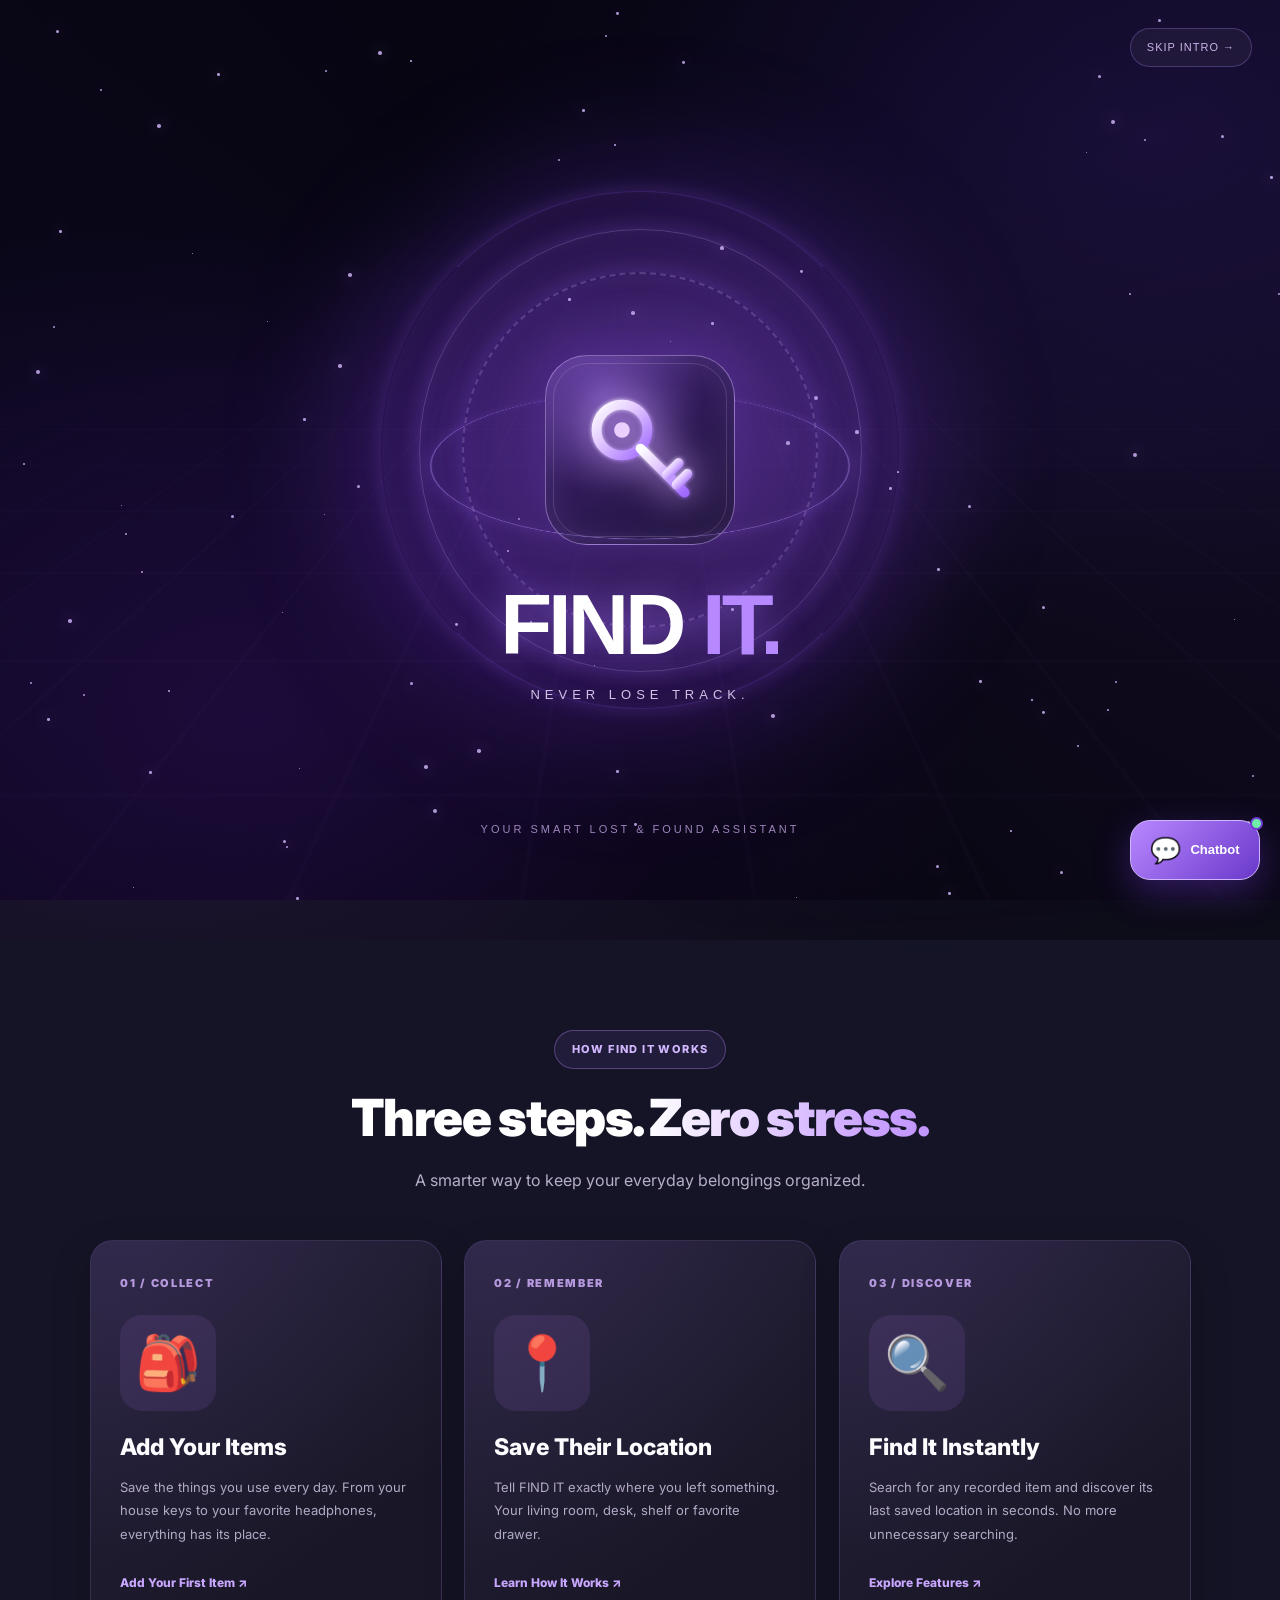
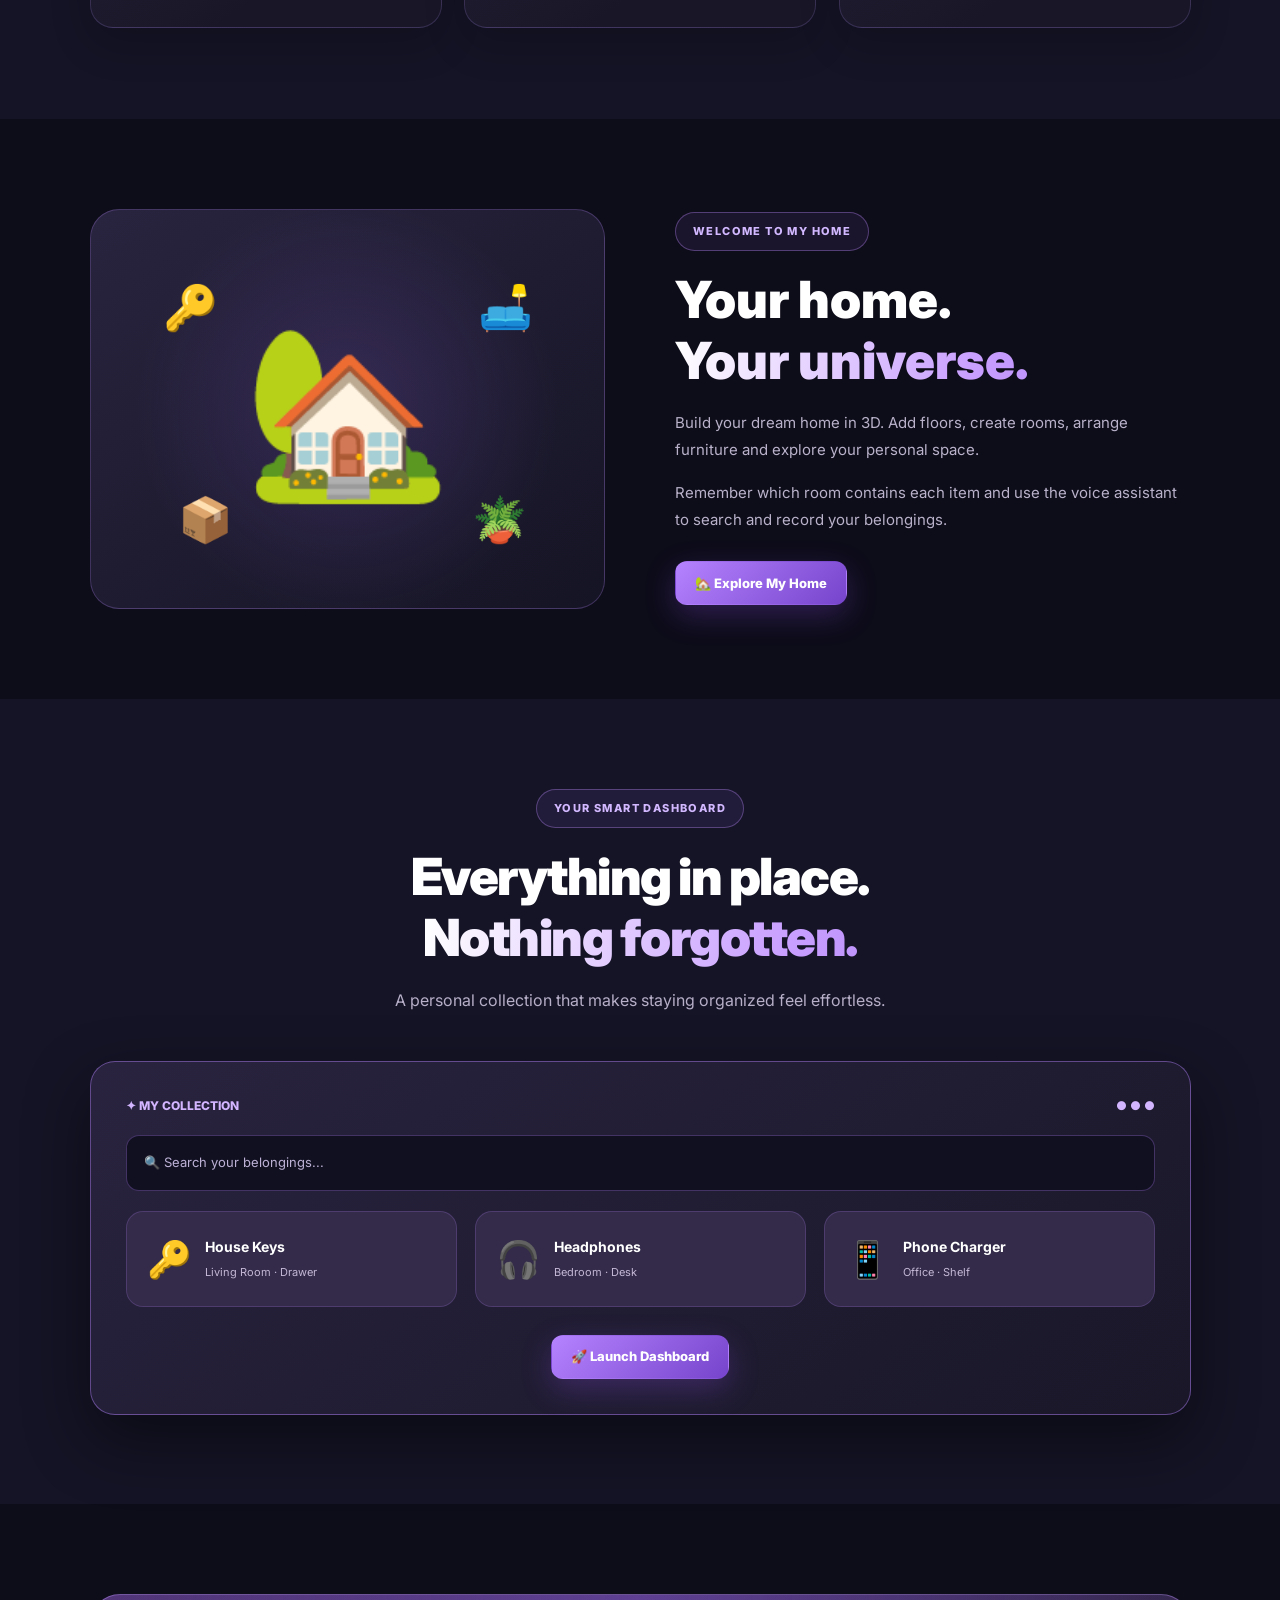
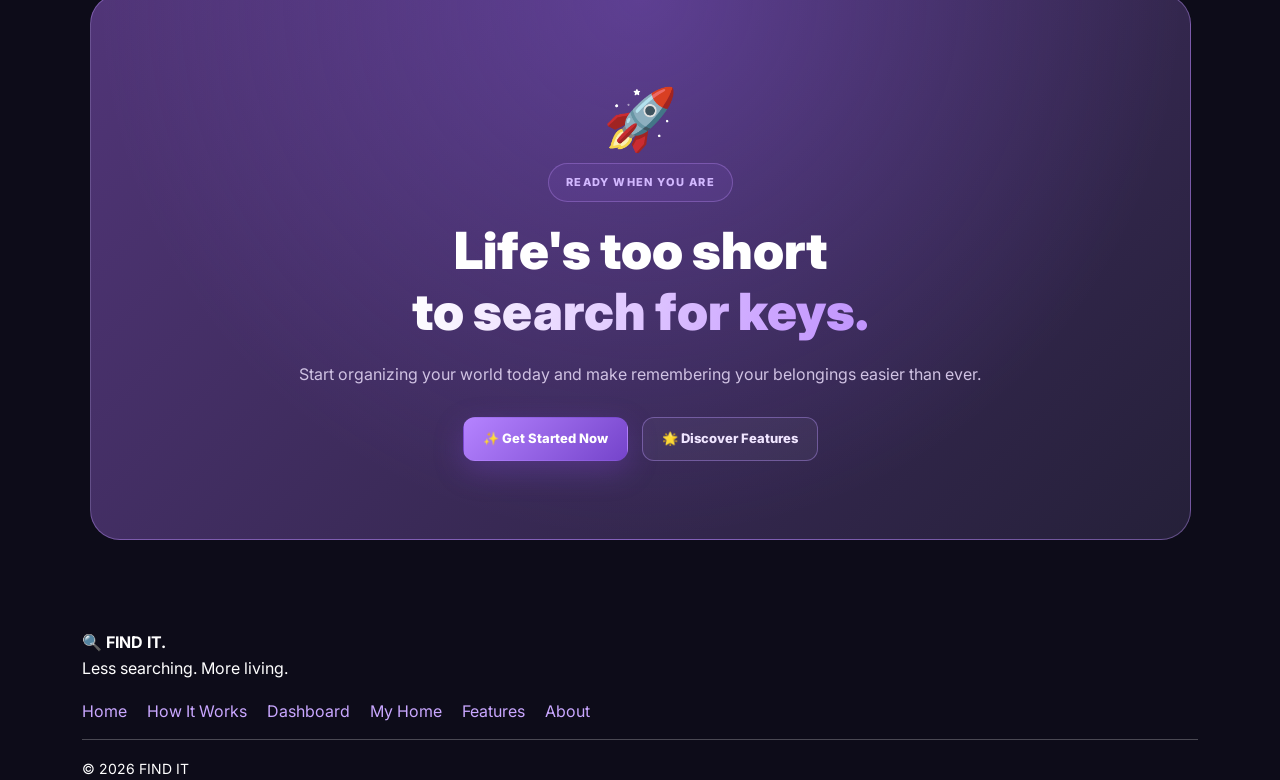
<file: index.html>
<!DOCTYPE html>
<html lang="en">

<head>
  <meta charset="UTF-8">
  <meta name="viewport" content="width=device-width, initial-scale=1.0">

  <title>FIND IT | Never Lose Track</title>
  <link rel="stylesheet" href="quick-voice.css">
  <link rel="stylesheet" href="intro.css">
  <link rel="stylesheet" href="responsive.css">

  <link
    rel="stylesheet"
    href="https://cdn.jsdelivr.net/npm/bootstrap@5.3.3/dist/css/bootstrap.min.css"
  >

  <link rel="stylesheet" href="style.css">
</head>

<body data-page="home">

  <div id="site-header"></div>

  <main class="fi-home">

    <section class="fi-hero">

      <div class="fi-hero-copy">

        <span class="fi-tag">
          ✦ YOUR SMART LOST & FOUND ASSISTANT
        </span>

        <h1>
          Lost something?
          <span class="fi-gradient">
            Let's FIND IT.
          </span>
        </h1>

        <p class="fi-lead">
          Say goodbye to searching everywhere.
          FIND IT remembers where you last saved
          your belongings, from your house keys
          to your favorite headphones.
        </p>

        <div class="fi-buttons">

          <a
            href="dashboard.html"
            class="fi-button fi-button-primary"
          >
            🚀 Open Dashboard
          </a>

          <a
            href="how.html"
            class="fi-button fi-button-secondary"
          >
            ✨ How It Works
          </a>

        </div>

        <div class="fi-trust">

          <span>✓ Simple to use</span>
          <span>✓ No GPS required</span>
          <span>✓ Your personal collection</span>

        </div>

      </div>

      <div class="fi-hero-showcase">

        <div class="fi-showcase-glow"></div>

        <div class="fi-showcase-card">

          <div class="fi-showcase-header">

            <div class="fi-showcase-brand">

              <span class="fi-showcase-logo">
                🔍
              </span>

              <div>
                <strong>FIND IT.</strong>
                <small>Your Personal Dashboard</small>
              </div>

            </div>

            <span class="fi-showcase-status">
              ● ORGANIZED
            </span>

          </div>

          <div class="fi-showcase-title">

            <span>MY COLLECTION</span>

            <strong>
              Everything in its place.
            </strong>

          </div>

          <div class="fi-showcase-search">

            <span>🔍</span>

            <span>
              Search your belongings...
            </span>

            <span>⌘ K</span>

          </div>

          <div class="fi-showcase-items">

            <div class="fi-showcase-item">

              <div class="fi-showcase-item-icon">
                🔑
              </div>

              <div>
                <strong>House Keys</strong>
                <small>
                  📍 Living Room · Drawer
                </small>
              </div>

              <span class="fi-showcase-check">
                ✓
              </span>

            </div>

            <div class="fi-showcase-item">

              <div class="fi-showcase-item-icon">
                🎧
              </div>

              <div>
                <strong>Headphones</strong>
                <small>
                  📍 Bedroom · Desk
                </small>
              </div>

              <span class="fi-showcase-check">
                ✓
              </span>

            </div>

            <div class="fi-showcase-item">

              <div class="fi-showcase-item-icon">
                🎒
              </div>

              <div>
                <strong>Backpack</strong>
                <small>
                  📍 Hallway · Shelf
                </small>
              </div>

              <span class="fi-showcase-check">
                ✓
              </span>

            </div>

          </div>

          <div class="fi-showcase-footer">

            <span>
              ✨ 3 Items Organized
            </span>

            <a href="dashboard.html">
              Open Dashboard ↗
            </a>

          </div>

        </div>

        <div class="fi-showcase-floating fi-showcase-floating-one">

          <span>📍</span>

          <div>
            <strong>Location Saved!</strong>
            <small>Just now</small>
          </div>

        </div>

        <div class="fi-showcase-floating fi-showcase-floating-two">

          <span>✅</span>

          <div>
            <strong>Item Found!</strong>
            <small>House Keys</small>
          </div>

        </div>

      </div>

    </section>

    <section class="fi-section fi-section-dark">

      <div class="fi-section-heading fi-reveal">

        <span class="fi-tag">
          HOW FIND IT WORKS
        </span>

        <h2>
          Three steps.
          <span class="fi-gradient">
            Zero stress.
          </span>
        </h2>

        <p>
          A smarter way to keep your everyday
          belongings organized.
        </p>

      </div>

      <div class="fi-steps">

        <article class="fi-step fi-reveal">

          <span class="fi-step-number">
            01 / COLLECT
          </span>

          <div class="fi-step-icon">
            🎒
          </div>

          <h3>Add Your Items</h3>

          <p>
            Save the things you use every day.
            From your house keys to your
            favorite headphones, everything
            has its place.
          </p>

          <a href="dashboard.html">
            Add Your First Item ↗
          </a>

        </article>

        <article class="fi-step fi-reveal">

          <span class="fi-step-number">
            02 / REMEMBER
          </span>

          <div class="fi-step-icon">
            📍
          </div>

          <h3>Save Their Location</h3>

          <p>
            Tell FIND IT exactly where
            you left something.
            Your living room, desk,
            shelf or favorite drawer.
          </p>

          <a href="how.html">
            Learn How It Works ↗
          </a>

        </article>

        <article class="fi-step fi-reveal">

          <span class="fi-step-number">
            03 / DISCOVER
          </span>

          <div class="fi-step-icon">
            🔍
          </div>

          <h3>Find It Instantly</h3>

          <p>
            Search for any recorded item
            and discover its last saved
            location in seconds.
            No more unnecessary searching.
          </p>

          <a href="features.html">
            Explore Features ↗
          </a>

        </article>

      </div>

    </section>

    <section class="fi-section">

      <div class="fi-feature">

        <div class="fi-feature-art fi-reveal">

          <span class="fi-feature-house">
            🏡
          </span>

          <span class="fi-mini-item fi-mini-one">
            🔑
          </span>

          <span class="fi-mini-item fi-mini-two">
            🛋️
          </span>

          <span class="fi-mini-item fi-mini-three">
            📦
          </span>

          <span class="fi-mini-item fi-mini-four">
            🪴
          </span>

        </div>

        <div class="fi-reveal">

          <span class="fi-tag">
            WELCOME TO MY HOME
          </span>

          <h2>
            Your home.
            <span class="fi-gradient">
              Your universe.
            </span>
          </h2>

          <p>
            Build your dream home in 3D.
            Add floors, create rooms,
            arrange furniture and explore
            your personal space.
          </p>

          <p>
            Remember which room contains
            each item and use the voice
            assistant to search and record
            your belongings.
          </p>

          <div class="fi-buttons">

            <a
              href="myhome.html"
              class="fi-button fi-button-primary"
            >
              🏡 Explore My Home
            </a>

          </div>

        </div>

      </div>

    </section>

    <section class="fi-section fi-section-dark">

      <div class="fi-section-heading fi-reveal">

        <span class="fi-tag">
          YOUR SMART DASHBOARD
        </span>

        <h2>
          Everything in place.
          <span class="fi-gradient">
            Nothing forgotten.
          </span>
        </h2>

        <p>
          A personal collection that makes
          staying organized feel effortless.
        </p>

      </div>

      <div class="fi-preview fi-reveal">

        <div class="fi-preview-top">

          <span>✦ MY COLLECTION</span>

          <span>● ● ●</span>

        </div>

        <div class="fi-preview-search">
          🔍 Search your belongings...
        </div>

        <div class="fi-preview-items">

          <div class="fi-preview-item">

            <span>🔑</span>

            <div>

              <strong>House Keys</strong>

              <small>
                Living Room · Drawer
              </small>

            </div>

          </div>

          <div class="fi-preview-item">

            <span>🎧</span>

            <div>

              <strong>Headphones</strong>

              <small>
                Bedroom · Desk
              </small>

            </div>

          </div>

          <div class="fi-preview-item">

            <span>📱</span>

            <div>

              <strong>Phone Charger</strong>

              <small>
                Office · Shelf
              </small>

            </div>

          </div>

        </div>

        <div class="fi-buttons fi-center">

          <a
            href="dashboard.html"
            class="fi-button fi-button-primary"
          >
            🚀 Launch Dashboard
          </a>

        </div>

      </div>

    </section>

    <section class="fi-section">

      <div class="fi-cta fi-reveal">

        <span class="fi-cta-emoji">
          🚀
        </span>

        <span class="fi-tag">
          READY WHEN YOU ARE
        </span>

        <h2>
          Life's too short
          <span class="fi-gradient">
            to search for keys.
          </span>
        </h2>

        <p>
          Start organizing your world today
          and make remembering your
          belongings easier than ever.
        </p>

        <div class="fi-buttons fi-center">

          <a
            href="dashboard.html"
            class="fi-button fi-button-primary"
          >
            ✨ Get Started Now
          </a>

          <a
            href="features.html"
            class="fi-button fi-button-secondary"
          >
            🌟 Discover Features
          </a>

        </div>

      </div>

    </section>

  </main>

  <div id="site-footer"></div>

  <script src="https://cdn.jsdelivr.net/npm/bootstrap@5.3.3/dist/js/bootstrap.bundle.min.js"></script>
 <script src="quick-voice.js"></script>
  <script src="main.js"></script>
<script src="./quick-voice.js"></script>
<script src="intro.js"></script>
</body>
</html>
</file>
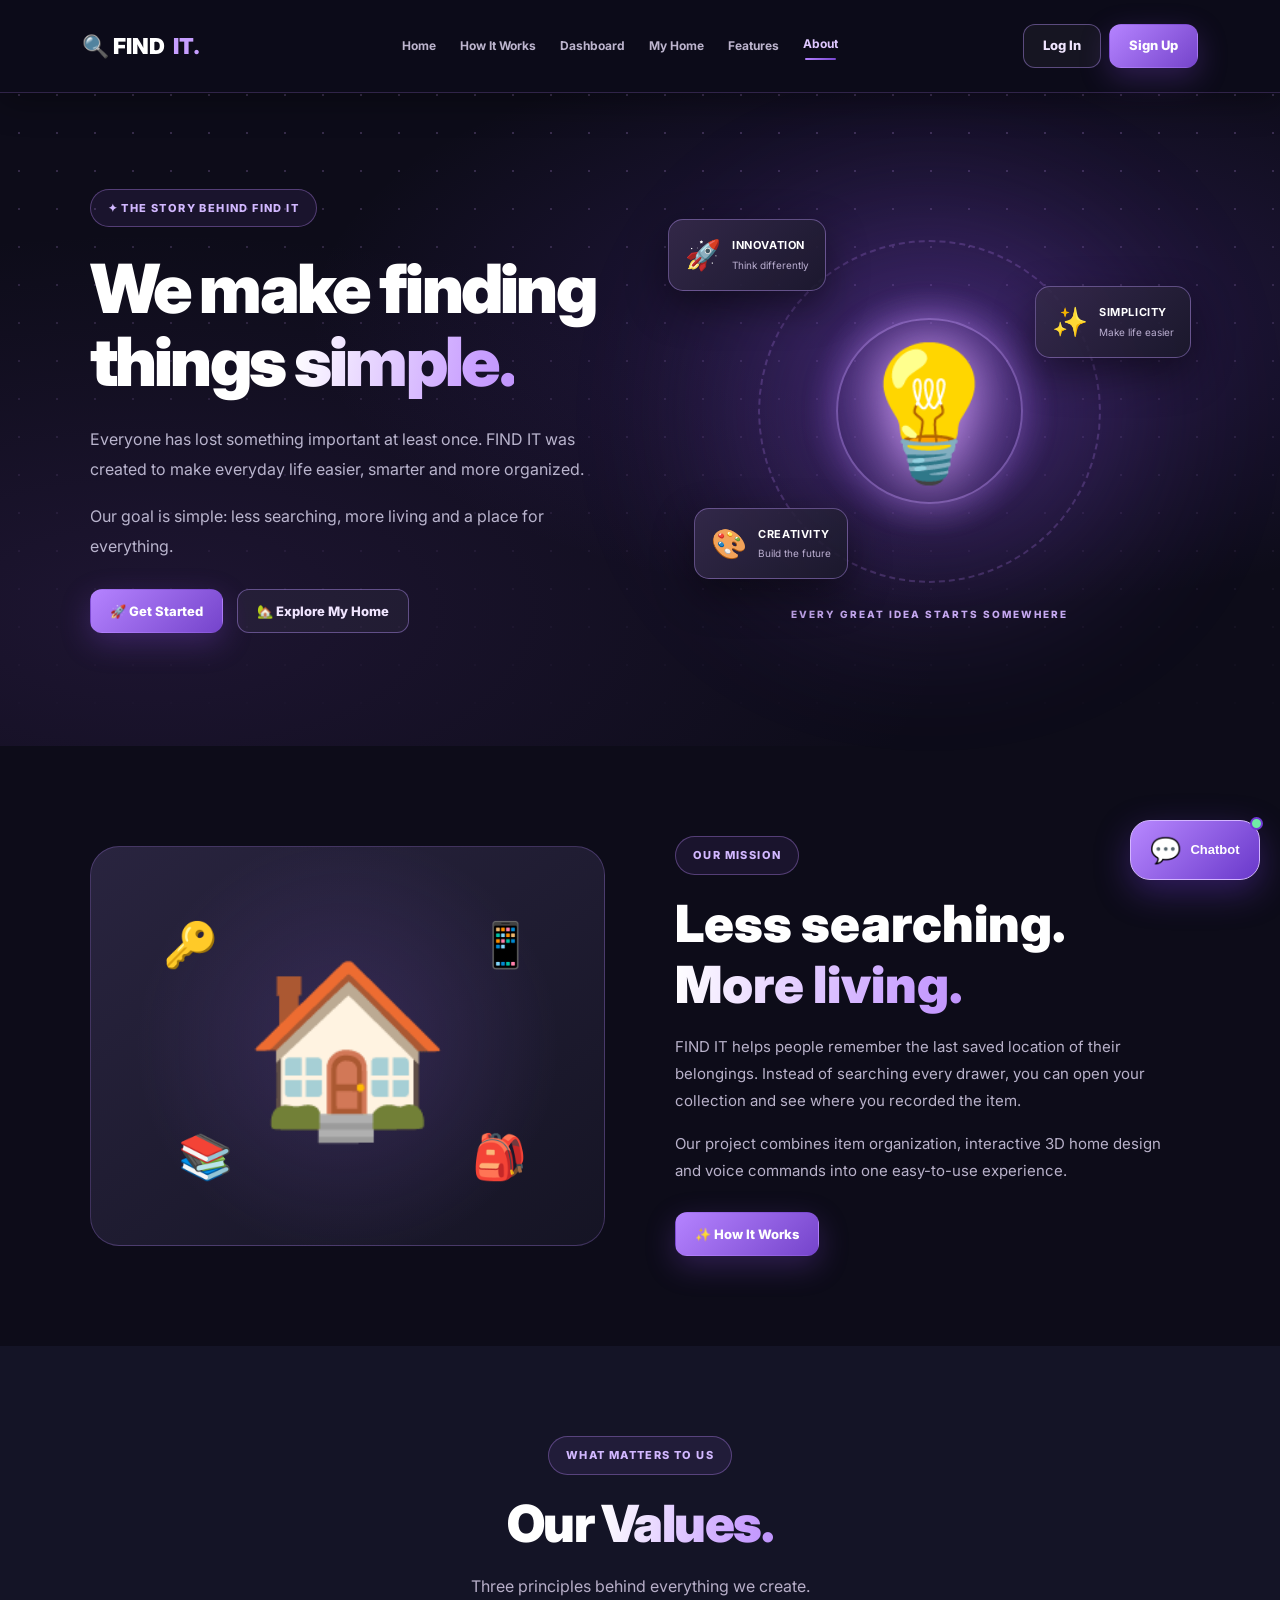
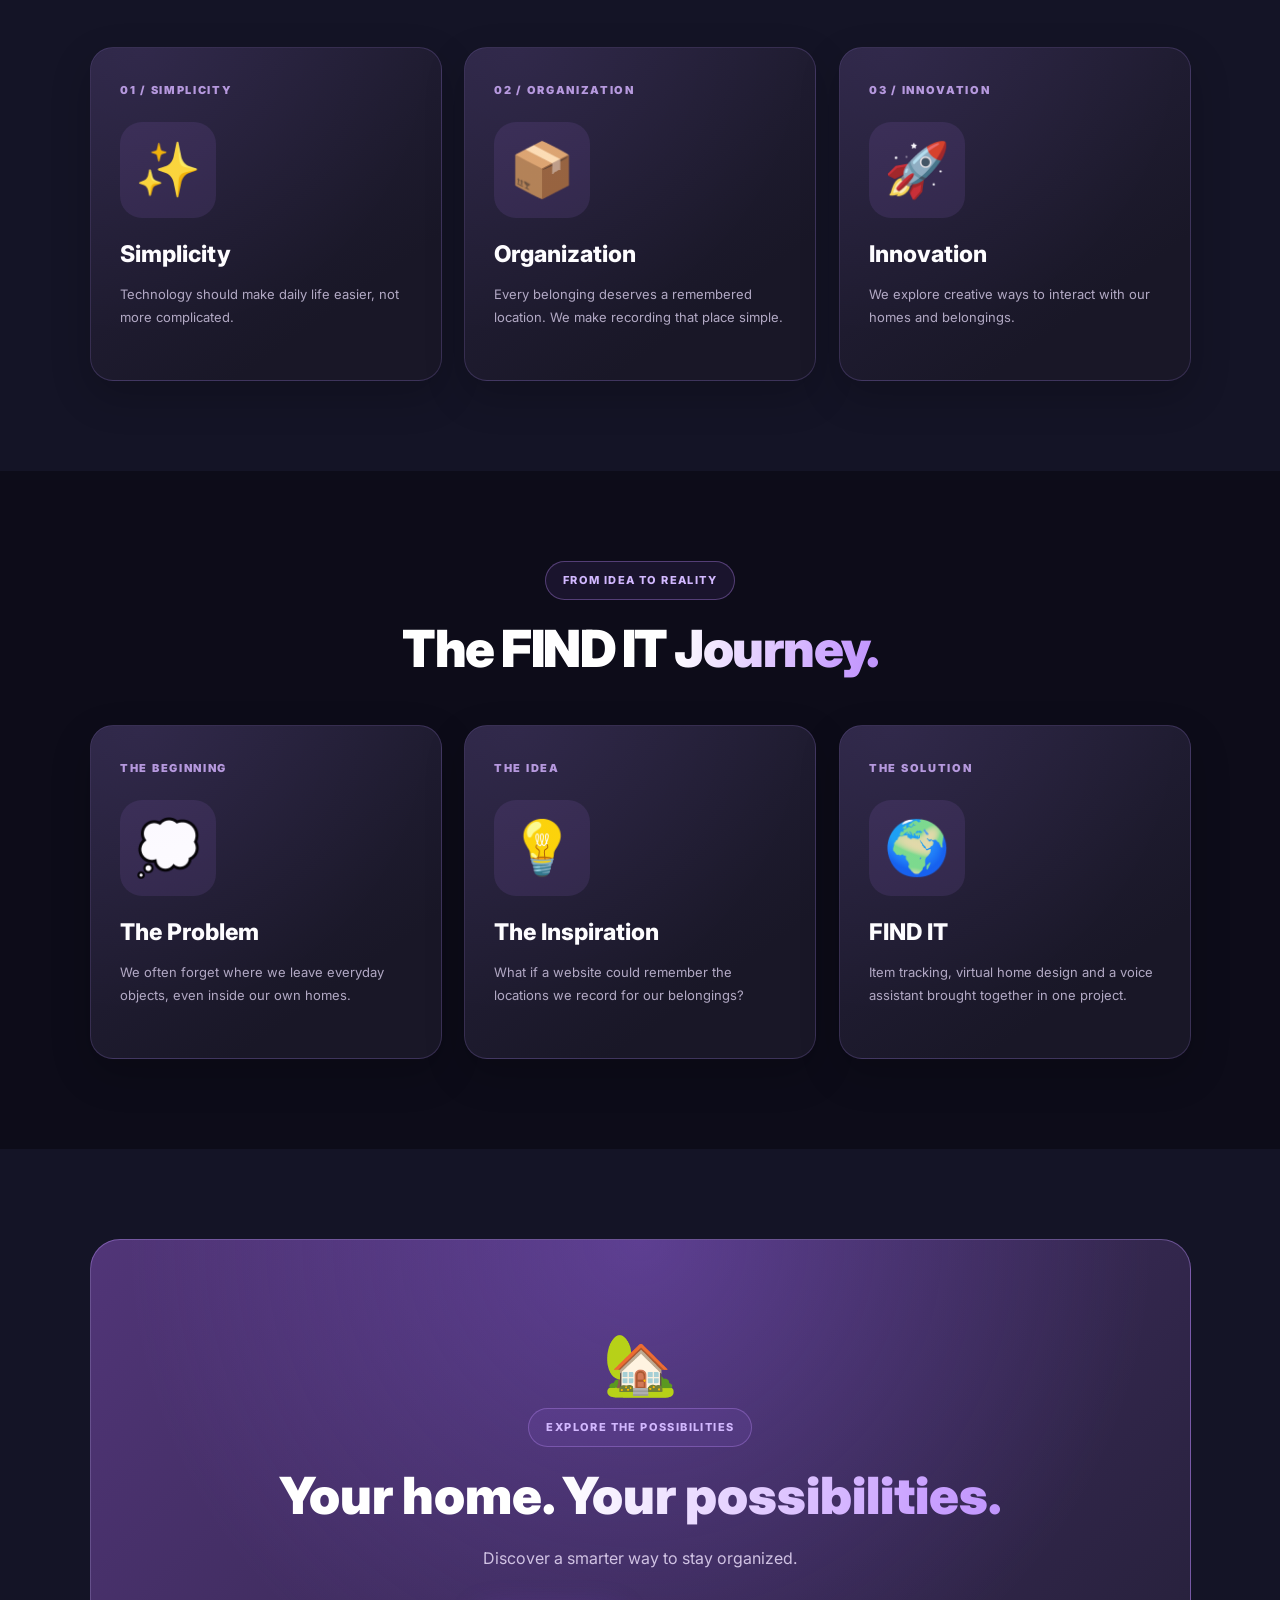
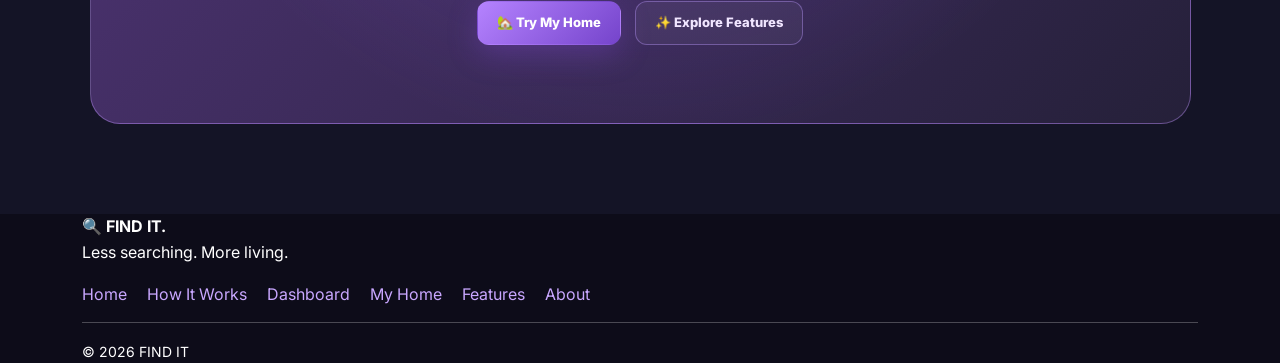
<file: about.html>
<!DOCTYPE html>
<html lang="en">
<head>
  <meta charset="UTF-8">
  <meta name="viewport" content="width=device-width, initial-scale=1.0">
  <title>FIND IT | About Us</title>
  <link rel="stylesheet" href="https://cdn.jsdelivr.net/npm/bootstrap@5.3.3/dist/css/bootstrap.min.css">
  <link rel="stylesheet" href="style.css">
  <link rel="stylesheet" href="quick-voice.css">
  <link rel="stylesheet" href="responsive.css">
</head>
<body data-page="about">

  <div id="site-header"></div>

  <main class="fi-about">

    <section class="about-hero">

      <div class="about-copy">

        <span class="fi-tag">
          ✦ THE STORY BEHIND FIND IT
        </span>

        <h1>
          We make finding things
          <span class="fi-gradient">simple.</span>
        </h1>

        <p class="fi-lead">
          Everyone has lost something important at least once.
          FIND IT was created to make everyday life easier,
          smarter and more organized.
        </p>

        <p class="fi-lead">
          Our goal is simple: less searching, more living
          and a place for everything.
        </p>

        <div class="fi-buttons">
          <a href="dashboard.html" class="fi-button fi-button-primary">
            🚀 Get Started
          </a>
          <a href="myhome.html" class="fi-button fi-button-secondary">
            🏡 Explore My Home
          </a>
        </div>

      </div>

      <div class="fx-hero fx-about-visual">

        <div class="fx-glow"></div>

        <div class="fx-about-light">
          <div class="fx-light-halo"></div>
          <div class="fx-light-rays"></div>
          <span class="fx-bulb">💡</span>
        </div>

        <div class="fx-idea-card fx-idea-one">
          <span>🚀</span>
          <div>
            <strong>INNOVATION</strong>
            <small>Think differently</small>
          </div>
        </div>

        <div class="fx-idea-card fx-idea-two">
          <span>✨</span>
          <div>
            <strong>SIMPLICITY</strong>
            <small>Make life easier</small>
          </div>
        </div>

        <div class="fx-idea-card fx-idea-three">
          <span>🎨</span>
          <div>
            <strong>CREATIVITY</strong>
            <small>Build the future</small>
          </div>
        </div>

        <div class="fx-about-caption">
          EVERY GREAT IDEA STARTS SOMEWHERE
        </div>

      </div>

    </section>

    <section class="fi-section">

      <div class="fi-feature">

        <div class="fi-feature-art fi-reveal">
          <span class="fi-feature-house">🏠</span>
          <span class="fi-mini-item fi-mini-one">🔑</span>
          <span class="fi-mini-item fi-mini-two">📱</span>
          <span class="fi-mini-item fi-mini-three">📚</span>
          <span class="fi-mini-item fi-mini-four">🎒</span>
        </div>

        <div class="fi-reveal">

          <span class="fi-tag">OUR MISSION</span>

          <h2>
            Less searching.
            <span class="fi-gradient">More living.</span>
          </h2>

          <p>
            FIND IT helps people remember the last saved
            location of their belongings. Instead of
            searching every drawer, you can open your
            collection and see where you recorded the item.
          </p>

          <p>
            Our project combines item organization,
            interactive 3D home design and voice commands
            into one easy-to-use experience.
          </p>

          <div class="fi-buttons">
            <a href="how.html" class="fi-button fi-button-primary">
              ✨ How It Works
            </a>
          </div>

        </div>

      </div>

    </section>

    <section class="fi-section fi-section-dark">

      <div class="fi-section-heading fi-reveal">
        <span class="fi-tag">WHAT MATTERS TO US</span>
        <h2>
          Our <span class="fi-gradient">Values.</span>
        </h2>
        <p>
          Three principles behind everything we create.
        </p>
      </div>

      <div class="fi-steps">

        <article class="fi-step fi-reveal">
          <span class="fi-step-number">01 / SIMPLICITY</span>
          <div class="fi-step-icon">✨</div>
          <h3>Simplicity</h3>
          <p>
            Technology should make daily life easier,
            not more complicated.
          </p>
        </article>

        <article class="fi-step fi-reveal">
          <span class="fi-step-number">02 / ORGANIZATION</span>
          <div class="fi-step-icon">📦</div>
          <h3>Organization</h3>
          <p>
            Every belonging deserves a remembered location.
            We make recording that place simple.
          </p>
        </article>

        <article class="fi-step fi-reveal">
          <span class="fi-step-number">03 / INNOVATION</span>
          <div class="fi-step-icon">🚀</div>
          <h3>Innovation</h3>
          <p>
            We explore creative ways to interact with
            our homes and belongings.
          </p>
        </article>

      </div>

    </section>

    <section class="fi-section">

      <div class="fi-section-heading fi-reveal">
        <span class="fi-tag">FROM IDEA TO REALITY</span>
        <h2>
          The FIND IT
          <span class="fi-gradient">Journey.</span>
        </h2>
      </div>

      <div class="fi-steps">

        <article class="fi-step fi-reveal">
          <span class="fi-step-number">THE BEGINNING</span>
          <div class="fi-step-icon">💭</div>
          <h3>The Problem</h3>
          <p>
            We often forget where we leave everyday objects,
            even inside our own homes.
          </p>
        </article>

        <article class="fi-step fi-reveal">
          <span class="fi-step-number">THE IDEA</span>
          <div class="fi-step-icon">💡</div>
          <h3>The Inspiration</h3>
          <p>
            What if a website could remember the locations
            we record for our belongings?
          </p>
        </article>

        <article class="fi-step fi-reveal">
          <span class="fi-step-number">THE SOLUTION</span>
          <div class="fi-step-icon">🌍</div>
          <h3>FIND IT</h3>
          <p>
            Item tracking, virtual home design and a voice
            assistant brought together in one project.
          </p>
        </article>

      </div>

    </section>

    <section class="fi-section fi-section-dark">

      <div class="fi-cta fi-reveal">
        <span class="fi-cta-emoji">🏡</span>
        <span class="fi-tag">EXPLORE THE POSSIBILITIES</span>

        <h2>
          Your home.
          <span class="fi-gradient">Your possibilities.</span>
        </h2>

        <p>
          Discover a smarter way to stay organized.
        </p>

        <div class="fi-buttons fi-center">
          <a href="myhome.html" class="fi-button fi-button-primary">
            🏡 Try My Home
          </a>
          <a href="features.html" class="fi-button fi-button-secondary">
            ✨ Explore Features
          </a>
        </div>
      </div>

    </section>

  </main>

  <div id="site-footer"></div>

  <script src="https://cdn.jsdelivr.net/npm/bootstrap@5.3.3/dist/js/bootstrap.bundle.min.js"></script>
  <script src="main.js"></script>
<script src="quick-voice.js"></script>
</body>
</html>
</file>
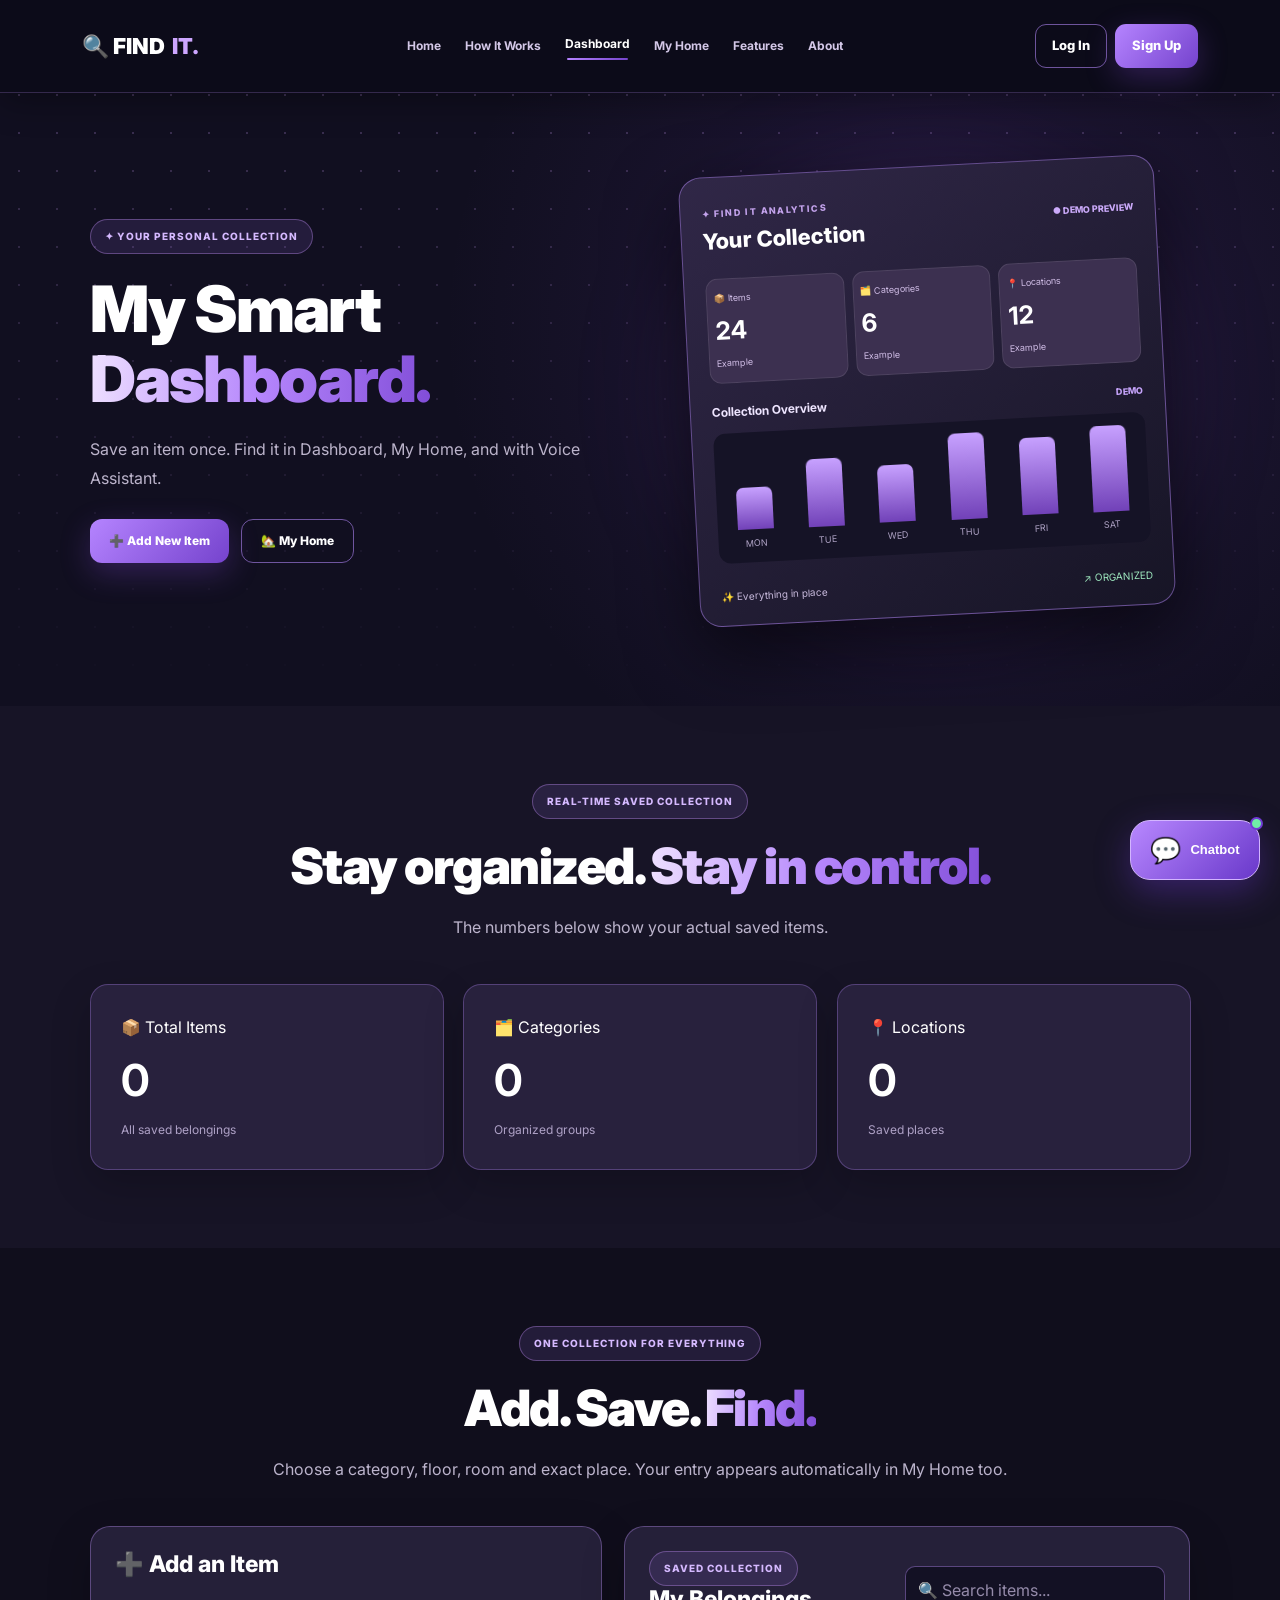
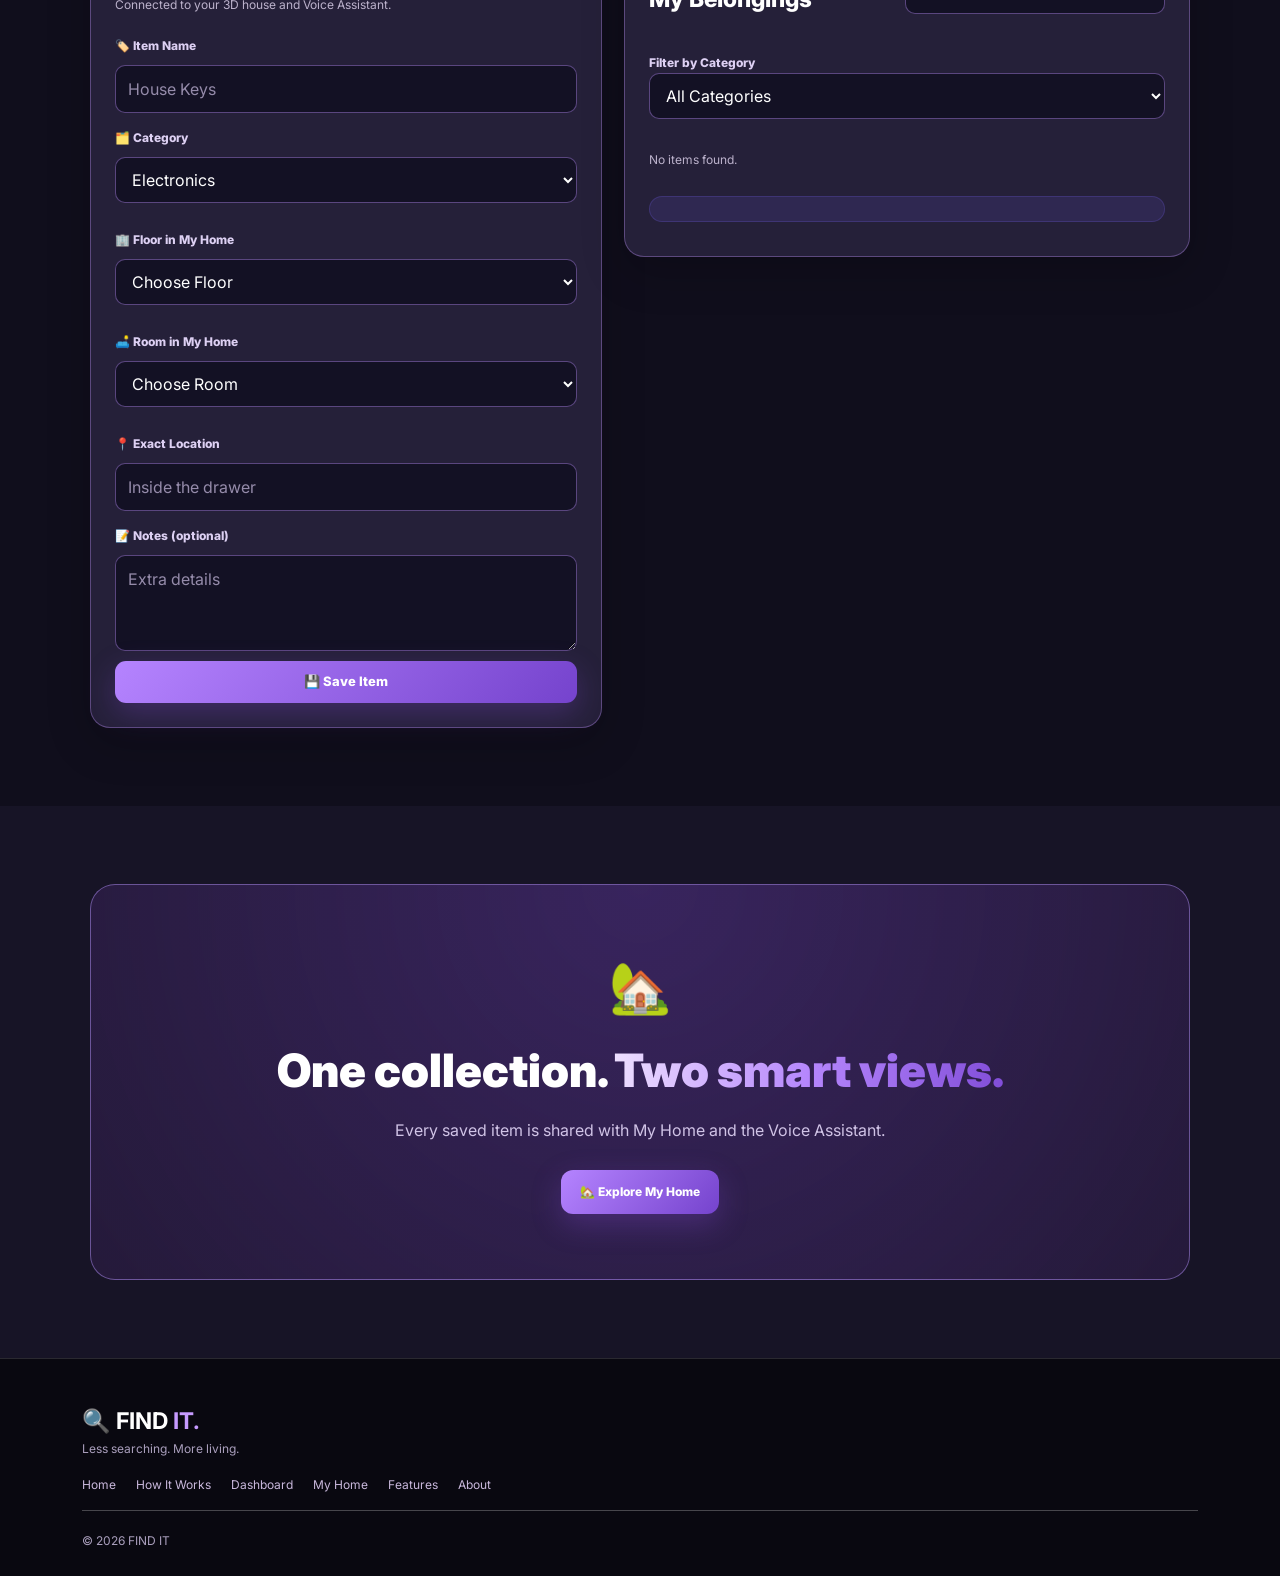
<file: dashboard.html>
<!DOCTYPE html>
<html lang="en">
<head>
  <meta charset="UTF-8">
  <meta name="viewport" content="width=device-width, initial-scale=1">
  <title>FIND IT | Dashboard</title>
  <link href="https://cdn.jsdelivr.net/npm/bootstrap@5.3.3/dist/css/bootstrap.min.css" rel="stylesheet">
  <link href="style.css" rel="stylesheet">
  <link href="sync-pages.css" rel="stylesheet">
  <link rel="stylesheet" href="quick-voice.css">
  <link rel="stylesheet" href="responsive.css">
</head>
<body data-page="dashboard">

<div id="site-header"></div>

<main class="fi-dashboard">
  <section class="dash-hero">
    <div class="dash-hero-copy">
      <span class="fi-tag">✦ YOUR PERSONAL COLLECTION</span>
      <h1>My Smart <span class="fi-gradient">Dashboard.</span></h1>
      <p class="fi-lead">
        Save an item once. Find it in Dashboard, My Home,
        and with Voice Assistant.
      </p>
      <div class="fi-buttons">
        <a href="#dashboardForm" class="fi-button fi-button-primary">
          ➕ Add New Item
        </a>
        <a href="myhome.html" class="fi-button fi-button-secondary">
          🏡 My Home
        </a>
      </div>
    </div>

    <div class="fx-hero fx-dashboard-visual">
      <div class="fx-glow"></div>

      <div class="fx-analytics-card">
        <div class="fx-analytics-top">
          <div>
            <span>✦ FIND IT ANALYTICS</span>
            <h3>Your Collection</h3>
          </div>
          <span class="fx-live-dot">● DEMO PREVIEW</span>
        </div>

        <div class="fx-analytics-stats">
          <div class="fx-analytics-stat">
            <span>📦 Items</span>
            <strong>24</strong>
            <small>Example</small>
          </div>
          <div class="fx-analytics-stat">
            <span>🗂️ Categories</span>
            <strong>6</strong>
            <small>Example</small>
          </div>
          <div class="fx-analytics-stat">
            <span>📍 Locations</span>
            <strong>12</strong>
            <small>Example</small>
          </div>
        </div>

        <div class="fx-chart-title">
          <strong>Collection Overview</strong>
          <span>DEMO</span>
        </div>

        <div class="fx-chart">
          <div class="fx-chart-column">
            <div class="fx-bar fx-bar-1"></div>
            <span>MON</span>
          </div>
          <div class="fx-chart-column">
            <div class="fx-bar fx-bar-2"></div>
            <span>TUE</span>
          </div>
          <div class="fx-chart-column">
            <div class="fx-bar fx-bar-3"></div>
            <span>WED</span>
          </div>
          <div class="fx-chart-column">
            <div class="fx-bar fx-bar-4"></div>
            <span>THU</span>
          </div>
          <div class="fx-chart-column">
            <div class="fx-bar fx-bar-5"></div>
            <span>FRI</span>
          </div>
          <div class="fx-chart-column">
            <div class="fx-bar fx-bar-6"></div>
            <span>SAT</span>
          </div>
        </div>

        <div class="fx-analytics-bottom">
          <span>✨ Everything in place</span>
          <span>↗ ORGANIZED</span>
        </div>
      </div>
    </div>
  </section>

  <section class="fi-section fi-section-dark">
    <div class="fi-section-heading fi-reveal">
      <span class="fi-tag">REAL-TIME SAVED COLLECTION</span>
      <h2>
        Stay organized.
        <span class="fi-gradient">Stay in control.</span>
      </h2>
      <p>The numbers below show your actual saved items.</p>
    </div>

    <div class="dashboard-stats">
      <div class="stat fi-reveal">
        <span>📦 Total Items</span>
        <strong id="totalItems">0</strong>
        <small>All saved belongings</small>
      </div>

      <div class="stat fi-reveal">
        <span>🗂️ Categories</span>
        <strong id="totalCategories">0</strong>
        <small>Organized groups</small>
      </div>

      <div class="stat fi-reveal">
        <span>📍 Locations</span>
        <strong id="totalLocations">0</strong>
        <small>Saved places</small>
      </div>
    </div>
  </section>

  <section class="fi-section">
    <div class="fi-section-heading fi-reveal">
      <span class="fi-tag">ONE COLLECTION FOR EVERYTHING</span>
      <h2>Add. Save. <span class="fi-gradient">Find.</span></h2>
      <p>
        Choose a category, floor, room and exact place.
        Your entry appears automatically in My Home too.
      </p>
    </div>

    <div class="dashboard-grid">
      <div class="surface fi-reveal">
        <h2 id="itemFormTitle">➕ Add an Item</h2>
        <p class="muted">Connected to your 3D house and Voice Assistant.</p>

        <form id="dashboardForm" class="form-stack">
          <input type="hidden" id="editItemId">

          <label for="dashName">🏷️ Item Name</label>
          <input id="dashName" required maxlength="60" placeholder="House Keys">

          <label for="dashCategory">🗂️ Category</label>
          <select id="dashCategory">
            <option>Electronics</option>
            <option>Keys</option>
            <option>Clothing</option>
            <option>Books</option>
            <option>Accessories</option>
            <option>Other</option>
          </select>

          <label for="dashFloor">🏢 Floor in My Home</label>
          <select id="dashFloor" required></select>

          <label for="dashRoom">🛋️ Room in My Home</label>
          <select id="dashRoom" required></select>

          <label for="dashLocation">📍 Exact Location</label>
          <input
            id="dashLocation"
            required
            maxlength="100"
            placeholder="Inside the drawer"
          >

          <label for="dashNotes">📝 Notes (optional)</label>
          <textarea
            id="dashNotes"
            maxlength="300"
            rows="3"
            placeholder="Extra details"
          ></textarea>

          <button id="dashSave" type="submit" class="btn primary full">
            💾 Save Item
          </button>
          <button id="dashCancel" type="button" class="btn outline full" hidden>
            Cancel Editing
          </button>
        </form>
      </div>

      <div class="surface fi-reveal">
        <div class="dashboard-toolbar">
          <div>
            <span class="fi-tag">SAVED COLLECTION</span>
            <h2>My Belongings</h2>
          </div>
          <input
            type="search"
            id="dashboardSearch"
            placeholder="🔍 Search items..."
          >
        </div>

        <label for="dashboardFilter">Filter by Category</label>
        <select id="dashboardFilter">
          <option value="all">All Categories</option>
          <option>Electronics</option>
          <option>Keys</option>
          <option>Clothing</option>
          <option>Books</option>
          <option>Accessories</option>
          <option>Other</option>
        </select>

        <div id="dashboardItems" class="saved-items"></div>
        <p id="dashboardStatus" class="feedback" role="status"></p>
      </div>
    </div>
  </section>

  <section class="fi-section fi-section-dark">
    <div class="fi-cta fi-reveal">
      <span class="fi-cta-emoji">🏡</span>
      <h2>
        One collection.
        <span class="fi-gradient">Two smart views.</span>
      </h2>
      <p>Every saved item is shared with My Home and the Voice Assistant.</p>
      <div class="fi-buttons fi-center">
        <a href="myhome.html" class="fi-button fi-button-primary">
          🏡 Explore My Home
        </a>
      </div>
    </div>
  </section>
</main>

<div id="site-footer"></div>

<script src="https://cdn.jsdelivr.net/npm/bootstrap@5.3.3/dist/js/bootstrap.bundle.min.js"></script>
<script src="main.js"></script>
<script src="quick-voice.js"></script>
</body>
</html>
</file>
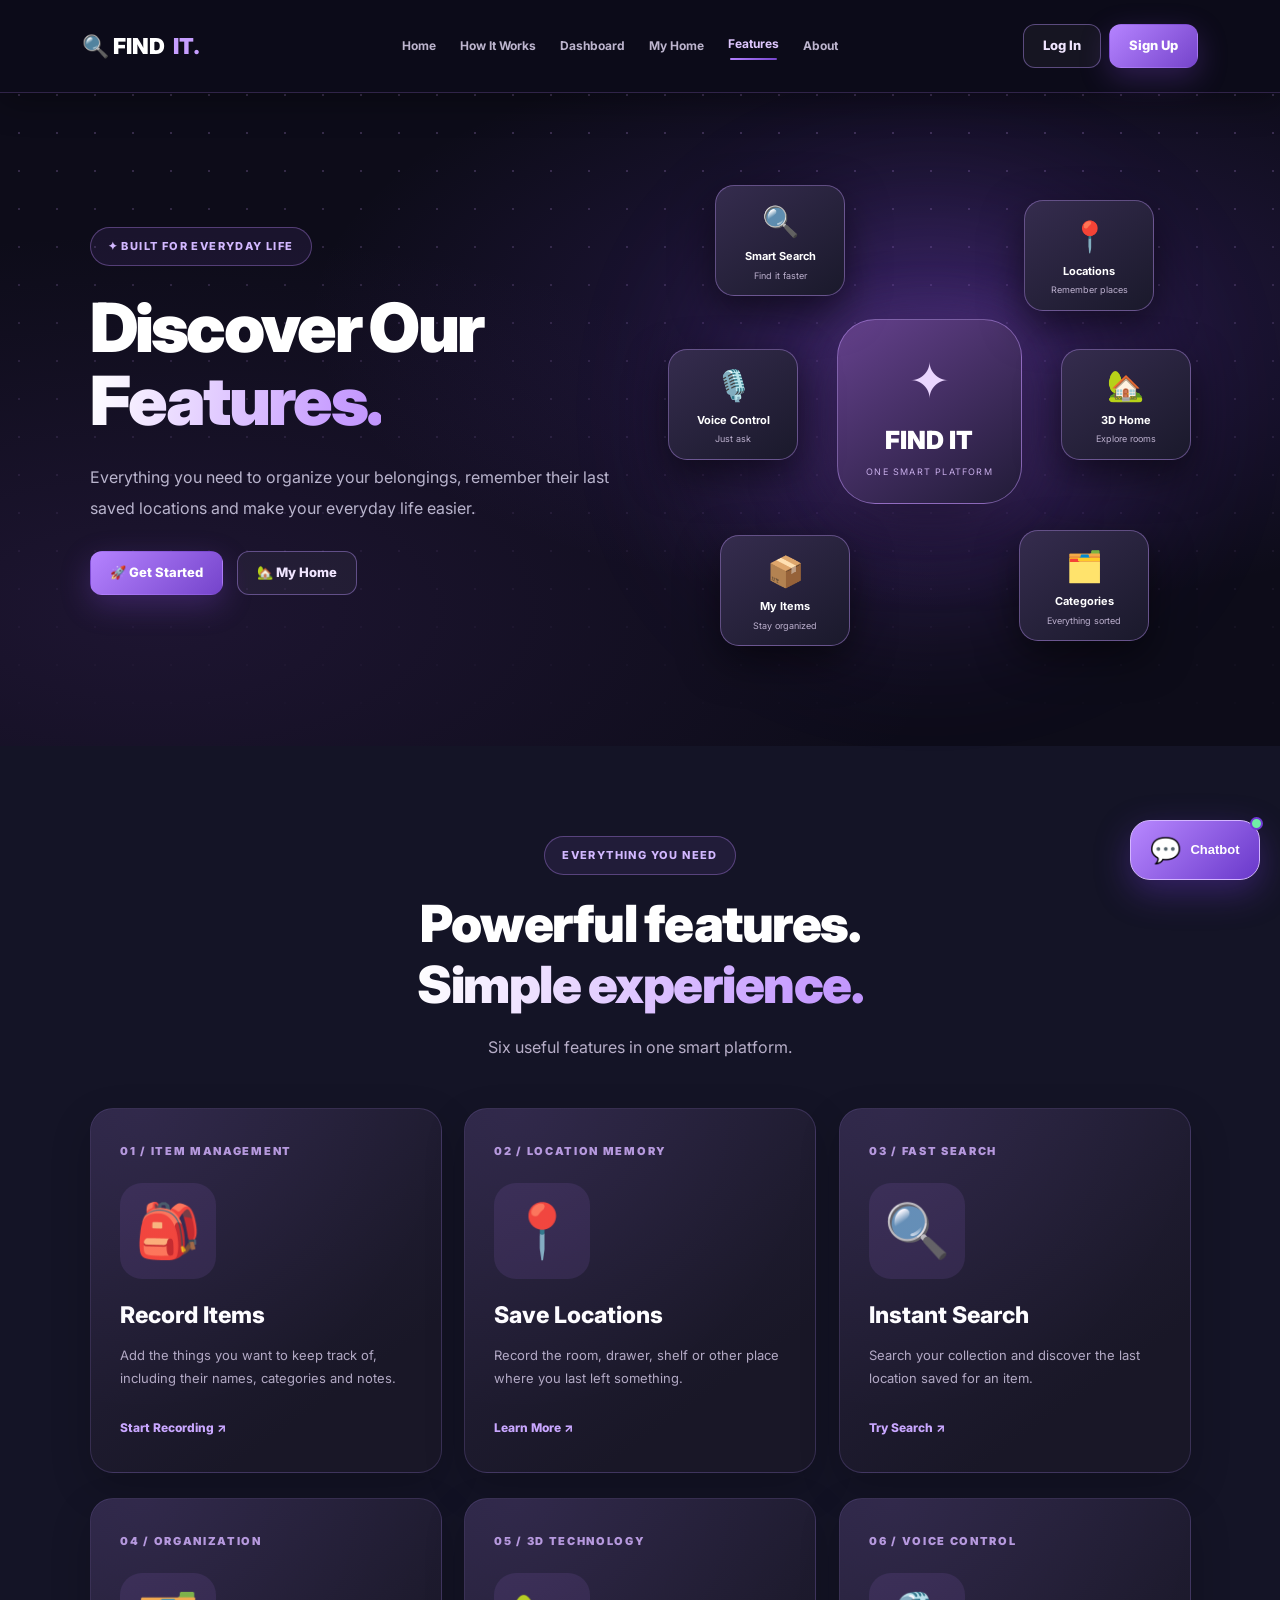
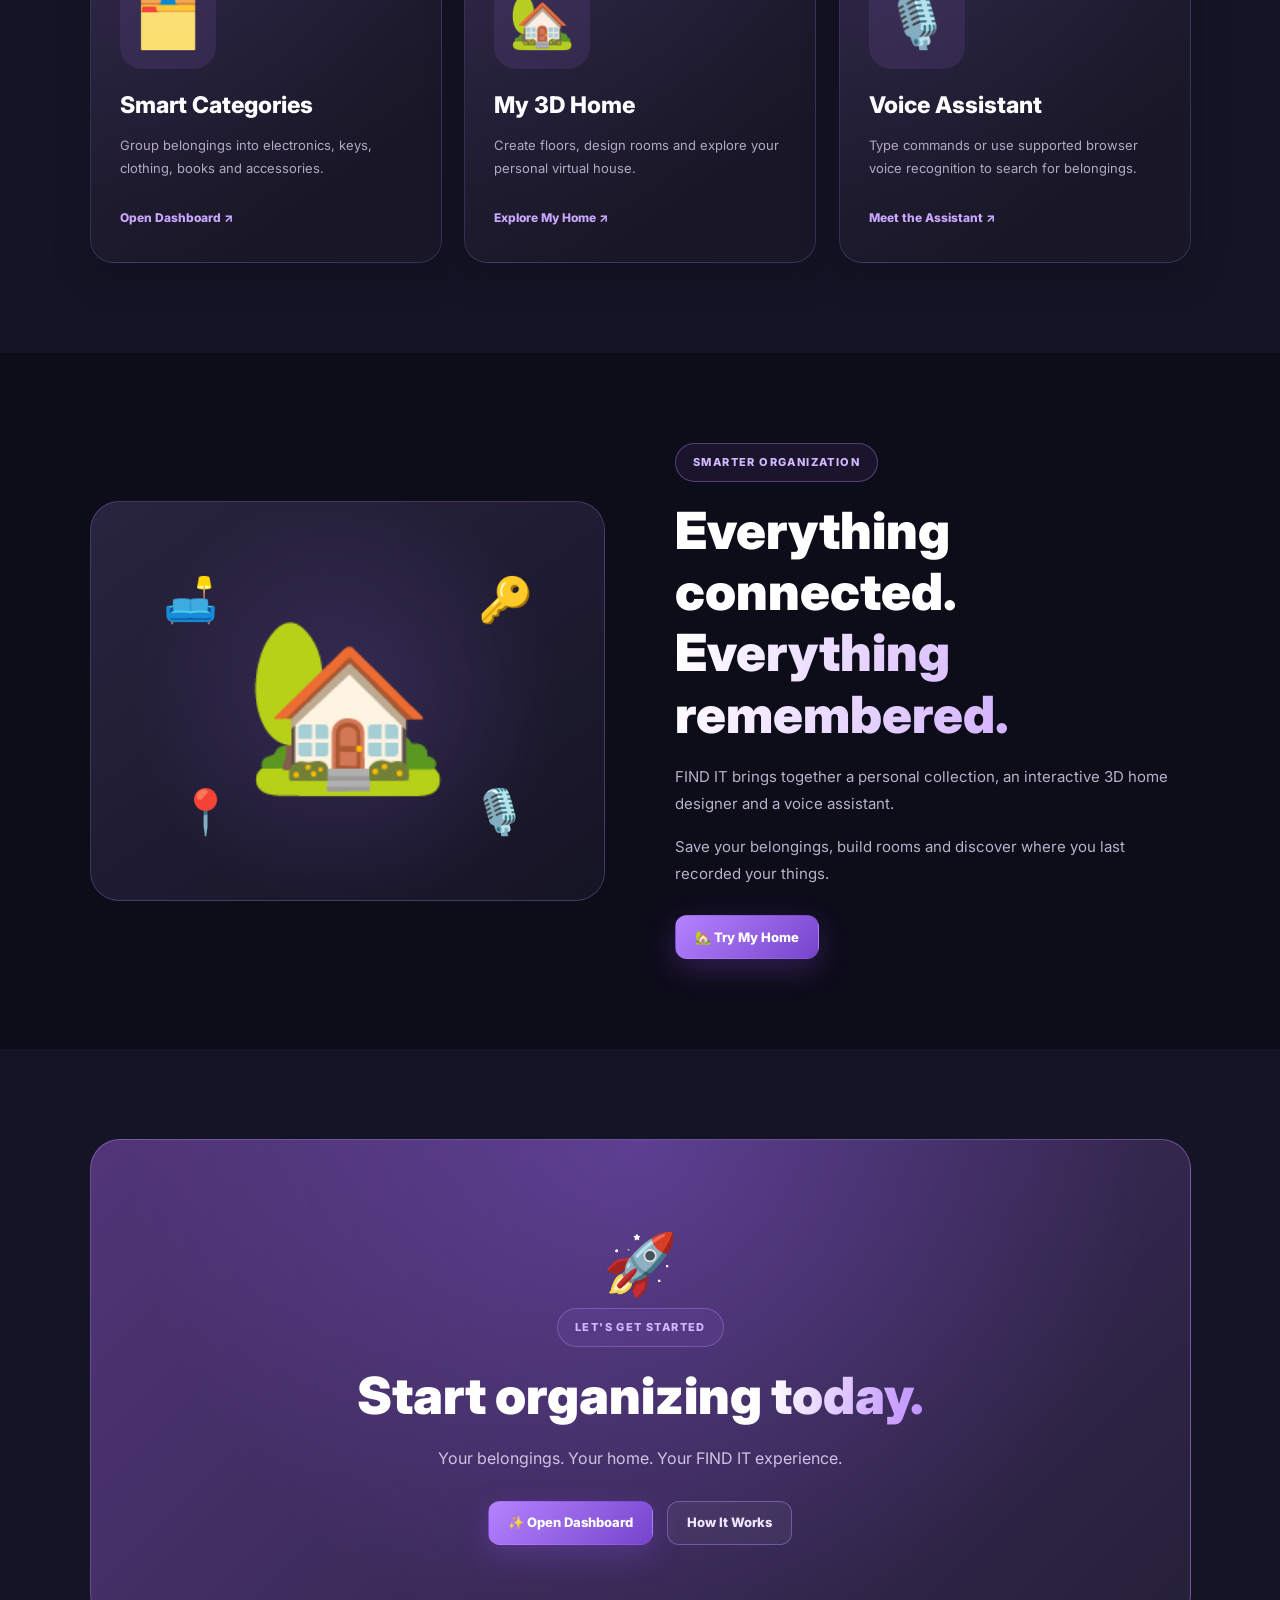
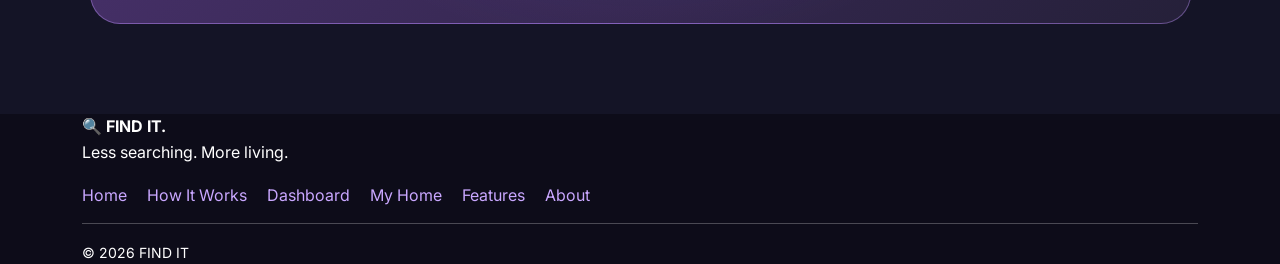
<file: features.html>
<!DOCTYPE html>
<html lang="en">
<head>
  <meta charset="UTF-8">
  <meta name="viewport" content="width=device-width, initial-scale=1.0">
  <title>FIND IT | Features</title>
  <link rel="stylesheet" href="https://cdn.jsdelivr.net/npm/bootstrap@5.3.3/dist/css/bootstrap.min.css">
  <link rel="stylesheet" href="style.css">
  <link rel="stylesheet" href="quick-voice.css">
  <link rel="stylesheet" href="responsive.css">
</head>
<body data-page="features">

  <div id="site-header"></div>

  <main class="fi-features">

    <section class="features-hero">

      <div class="features-hero-copy">

        <span class="fi-tag">
          ✦ BUILT FOR EVERYDAY LIFE
        </span>

        <h1>
          Discover Our
          <span class="fi-gradient">Features.</span>
        </h1>

        <p class="fi-lead">
          Everything you need to organize your belongings,
          remember their last saved locations and make
          your everyday life easier.
        </p>

        <div class="fi-buttons">
          <a href="dashboard.html" class="fi-button fi-button-primary">
            🚀 Get Started
          </a>
          <a href="myhome.html" class="fi-button fi-button-secondary">
            🏡 My Home
          </a>
        </div>

      </div>

      <div class="fx-hero fx-features-visual">

        <div class="fx-glow"></div>

        <div class="fx-features-center">
          <span>✦</span>
          <strong>FIND IT</strong>
          <small>ONE SMART PLATFORM</small>
        </div>

        <div class="fx-feature-tile fx-tile-1">
          <span>🔍</span>
          <strong>Smart Search</strong>
          <small>Find it faster</small>
        </div>

        <div class="fx-feature-tile fx-tile-2">
          <span>📍</span>
          <strong>Locations</strong>
          <small>Remember places</small>
        </div>

        <div class="fx-feature-tile fx-tile-3">
          <span>🎙️</span>
          <strong>Voice Control</strong>
          <small>Just ask</small>
        </div>

        <div class="fx-feature-tile fx-tile-4">
          <span>🏡</span>
          <strong>3D Home</strong>
          <small>Explore rooms</small>
        </div>

        <div class="fx-feature-tile fx-tile-5">
          <span>📦</span>
          <strong>My Items</strong>
          <small>Stay organized</small>
        </div>

        <div class="fx-feature-tile fx-tile-6">
          <span>🗂️</span>
          <strong>Categories</strong>
          <small>Everything sorted</small>
        </div>

      </div>

    </section>

    <section class="fi-section fi-section-dark">

      <div class="fi-section-heading fi-reveal">
        <span class="fi-tag">EVERYTHING YOU NEED</span>
        <h2>
          Powerful features.
          <span class="fi-gradient">Simple experience.</span>
        </h2>
        <p>
          Six useful features in one smart platform.
        </p>
      </div>

      <div class="fi-steps fi-six-grid">

        <article class="fi-step fi-reveal">
          <span class="fi-step-number">01 / ITEM MANAGEMENT</span>
          <div class="fi-step-icon">🎒</div>
          <h3>Record Items</h3>
          <p>
            Add the things you want to keep track of,
            including their names, categories and notes.
          </p>
          <a href="dashboard.html">Start Recording ↗</a>
        </article>

        <article class="fi-step fi-reveal">
          <span class="fi-step-number">02 / LOCATION MEMORY</span>
          <div class="fi-step-icon">📍</div>
          <h3>Save Locations</h3>
          <p>
            Record the room, drawer, shelf or other place
            where you last left something.
          </p>
          <a href="how.html">Learn More ↗</a>
        </article>

        <article class="fi-step fi-reveal">
          <span class="fi-step-number">03 / FAST SEARCH</span>
          <div class="fi-step-icon">🔍</div>
          <h3>Instant Search</h3>
          <p>
            Search your collection and discover the
            last location saved for an item.
          </p>
          <a href="dashboard.html">Try Search ↗</a>
        </article>

        <article class="fi-step fi-reveal">
          <span class="fi-step-number">04 / ORGANIZATION</span>
          <div class="fi-step-icon">🗂️</div>
          <h3>Smart Categories</h3>
          <p>
            Group belongings into electronics, keys,
            clothing, books and accessories.
          </p>
          <a href="dashboard.html">Open Dashboard ↗</a>
        </article>

        <article class="fi-step fi-reveal">
          <span class="fi-step-number">05 / 3D TECHNOLOGY</span>
          <div class="fi-step-icon">🏡</div>
          <h3>My 3D Home</h3>
          <p>
            Create floors, design rooms and explore
            your personal virtual house.
          </p>
          <a href="myhome.html">Explore My Home ↗</a>
        </article>

        <article class="fi-step fi-reveal">
          <span class="fi-step-number">06 / VOICE CONTROL</span>
          <div class="fi-step-icon">🎙️</div>
          <h3>Voice Assistant</h3>
          <p>
            Type commands or use supported browser
            voice recognition to search for belongings.
          </p>
          <a href="myhome.html#voice-assistant">
            Meet the Assistant ↗
          </a>
        </article>

      </div>

    </section>

    <section class="fi-section">

      <div class="fi-feature">

        <div class="fi-feature-art fi-reveal">
          <span class="fi-feature-house">🏡</span>
          <span class="fi-mini-item fi-mini-one">🛋️</span>
          <span class="fi-mini-item fi-mini-two">🔑</span>
          <span class="fi-mini-item fi-mini-three">📍</span>
          <span class="fi-mini-item fi-mini-four">🎙️</span>
        </div>

        <div class="fi-reveal">
          <span class="fi-tag">SMARTER ORGANIZATION</span>

          <h2>
            Everything connected.
            <span class="fi-gradient">
              Everything remembered.
            </span>
          </h2>

          <p>
            FIND IT brings together a personal collection,
            an interactive 3D home designer and a
            voice assistant.
          </p>

          <p>
            Save your belongings, build rooms and discover
            where you last recorded your things.
          </p>

          <div class="fi-buttons">
            <a href="myhome.html" class="fi-button fi-button-primary">
              🏡 Try My Home
            </a>
          </div>
        </div>

      </div>

    </section>

    <section class="fi-section fi-section-dark">

      <div class="fi-cta fi-reveal">
        <span class="fi-cta-emoji">🚀</span>
        <span class="fi-tag">LET'S GET STARTED</span>

        <h2>
          Start organizing
          <span class="fi-gradient">today.</span>
        </h2>

        <p>
          Your belongings. Your home. Your FIND IT experience.
        </p>

        <div class="fi-buttons fi-center">
          <a href="dashboard.html" class="fi-button fi-button-primary">
            ✨ Open Dashboard
          </a>
          <a href="how.html" class="fi-button fi-button-secondary">
            How It Works
          </a>
        </div>
      </div>

    </section>

  </main>

  <div id="site-footer"></div>

  <script src="https://cdn.jsdelivr.net/npm/bootstrap@5.3.3/dist/js/bootstrap.bundle.min.js"></script>
  <script src="main.js"></script>
<script src="quick-voice.js"></script>
</body>
</html>
</file>
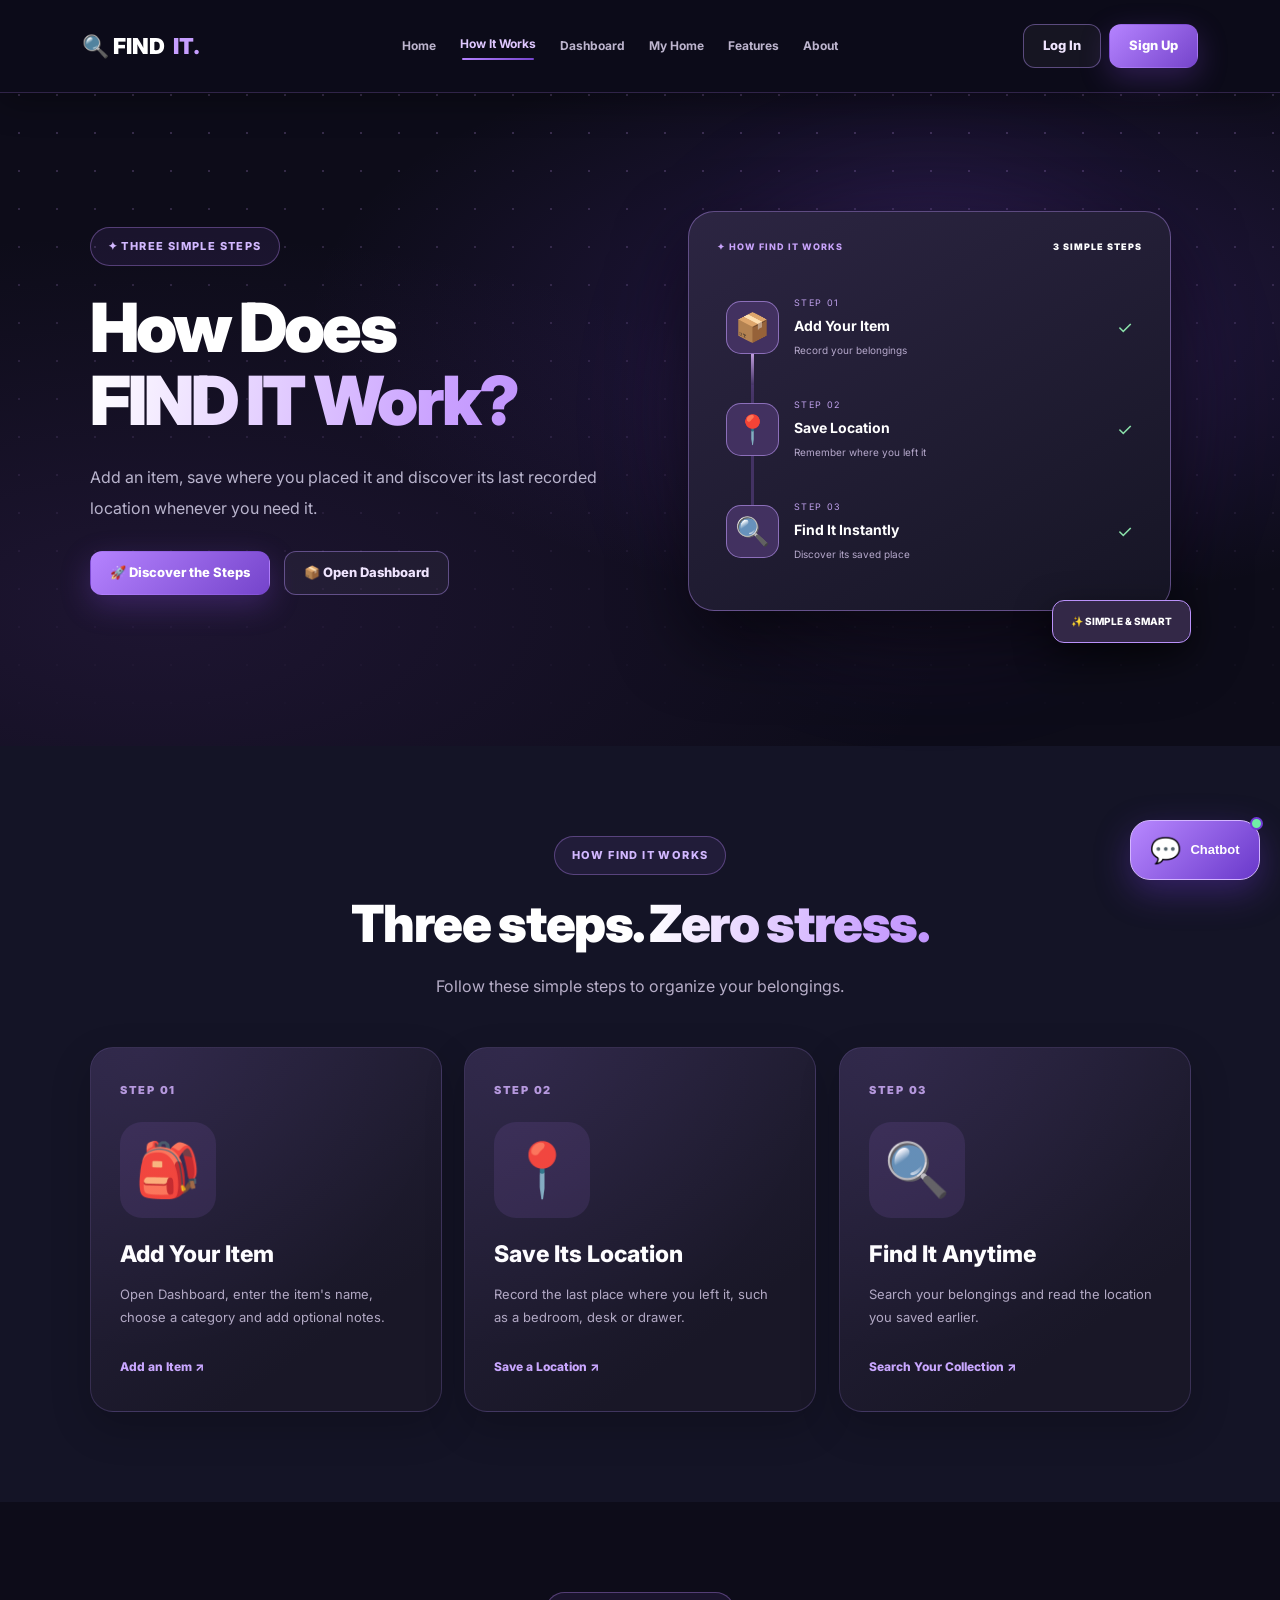
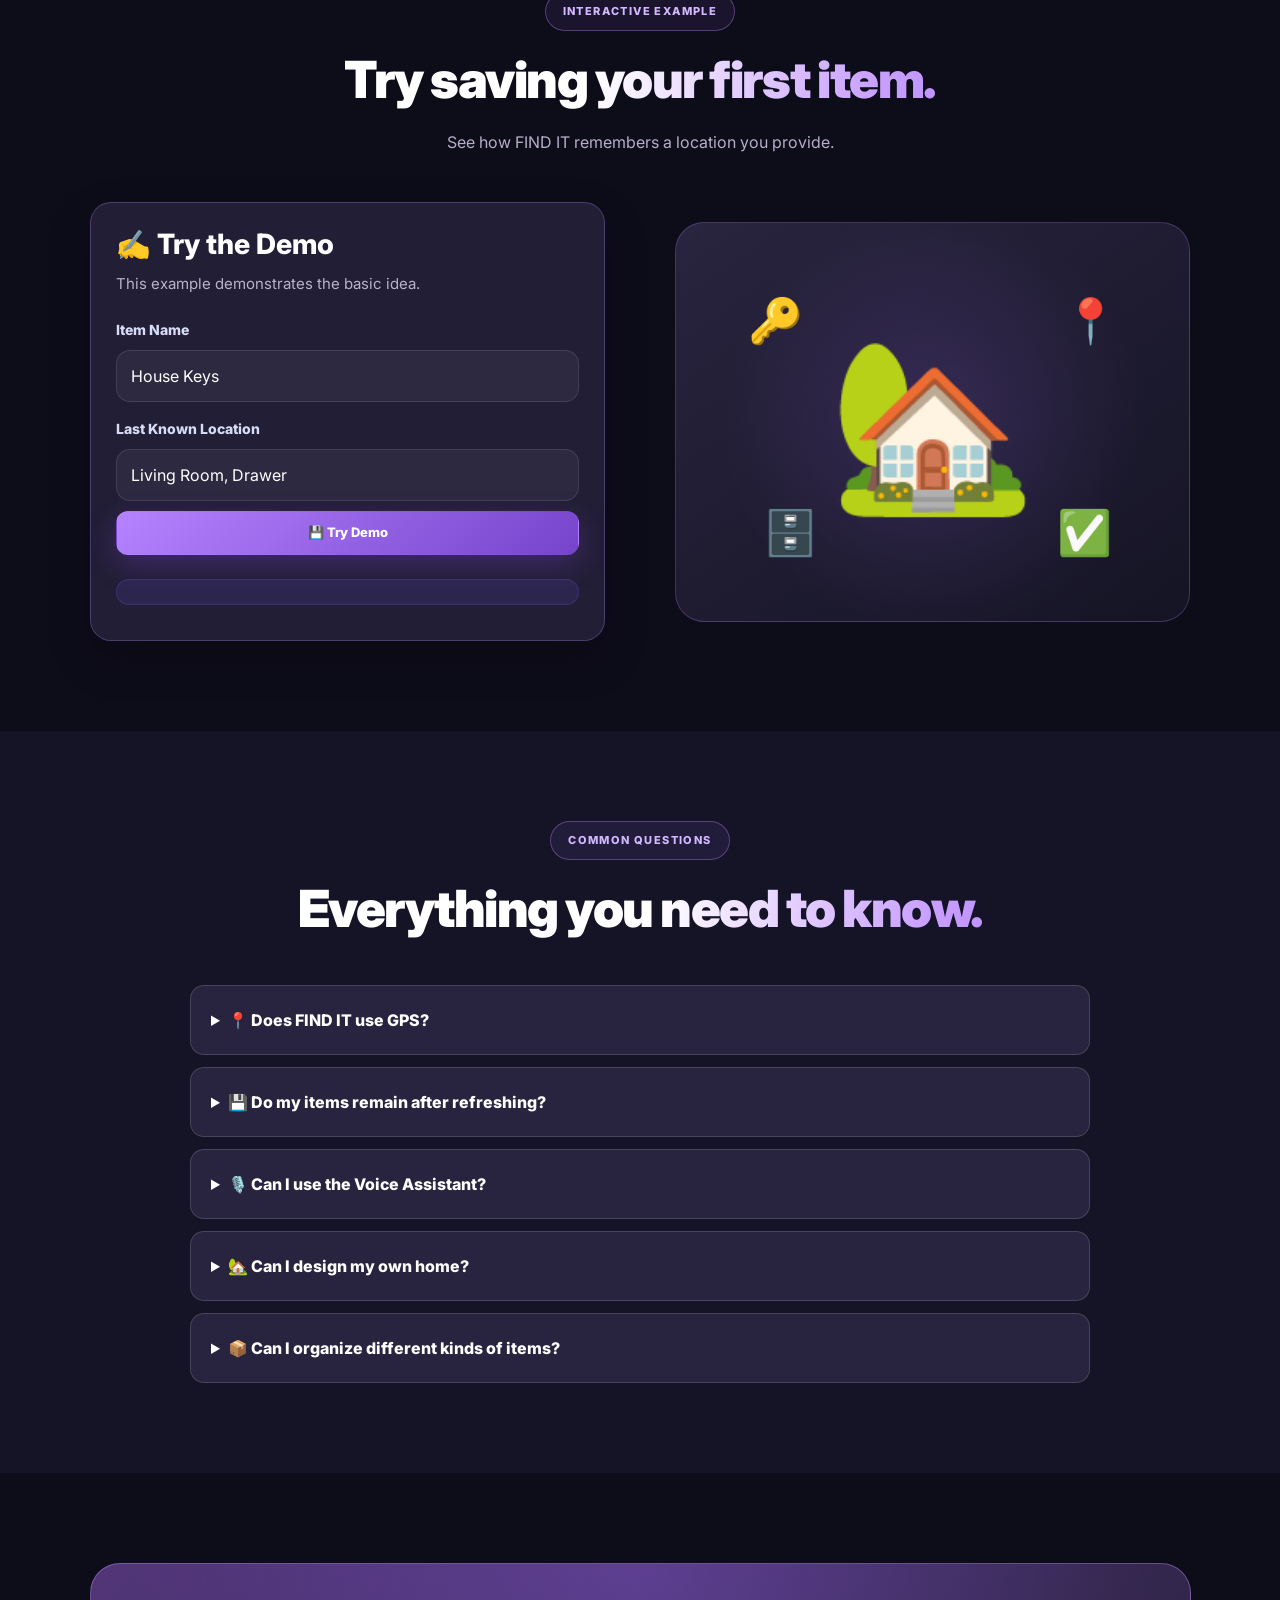
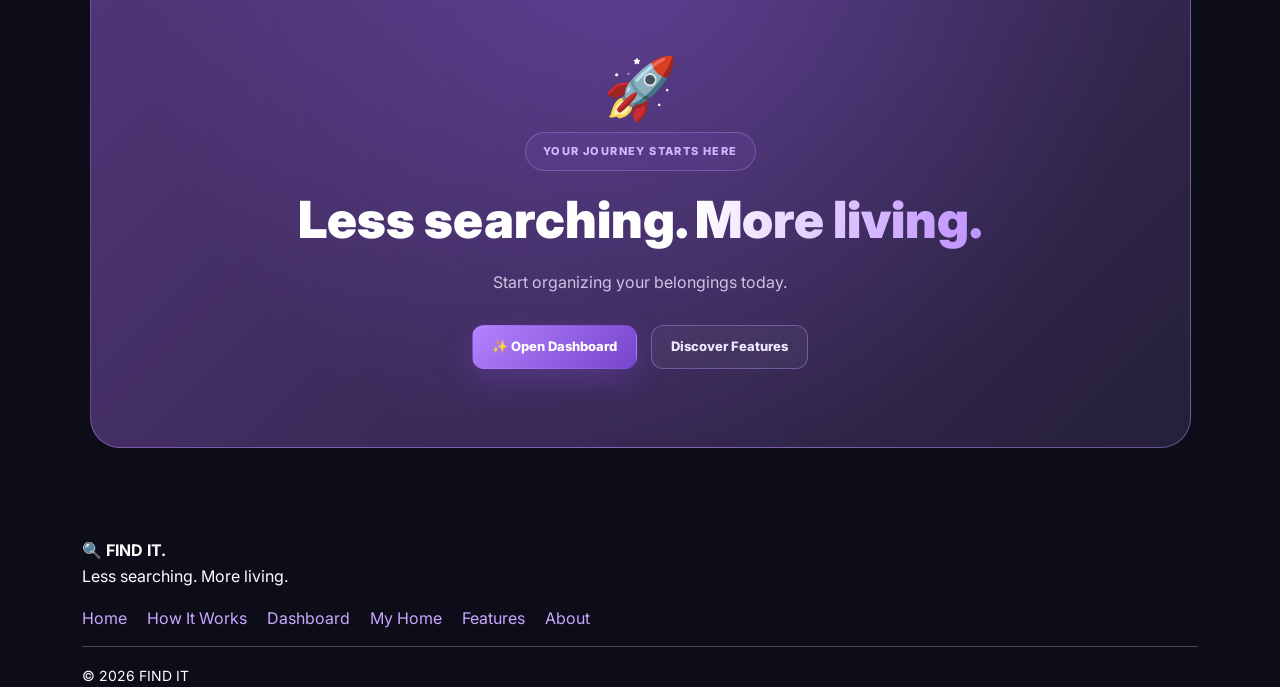
<file: how.html>
<!DOCTYPE html>
<html lang="en">
<head>
  <meta charset="UTF-8">
  <meta name="viewport" content="width=device-width, initial-scale=1.0">
  <title>FIND IT | How It Works</title>
  <link rel="stylesheet" href="https://cdn.jsdelivr.net/npm/bootstrap@5.3.3/dist/css/bootstrap.min.css">
  <link rel="stylesheet" href="style.css">
  <link rel="stylesheet" href="quick-voice.css">
  <link rel="stylesheet" href="responsive.css">
</head>
<body data-page="how">

  <div id="site-header"></div>

  <main class="fi-how">

    <section class="how-hero">

      <div class="how-hero-copy">

        <span class="fi-tag">
          ✦ THREE SIMPLE STEPS
        </span>

        <h1>
          How Does
          <span class="fi-gradient">FIND IT Work?</span>
        </h1>

        <p class="fi-lead">
          Add an item, save where you placed it and
          discover its last recorded location
          whenever you need it.
        </p>

        <div class="fi-buttons">
          <a href="#how-steps" class="fi-button fi-button-primary">
            🚀 Discover the Steps
          </a>
          <a href="dashboard.html" class="fi-button fi-button-secondary">
            📦 Open Dashboard
          </a>
        </div>

      </div>

      <div class="fx-hero fx-how-visual">

        <div class="fx-glow"></div>

        <div class="fx-process-card">

          <div class="fx-process-header">
            <span>✦ HOW FIND IT WORKS</span>
            <strong>3 SIMPLE STEPS</strong>
          </div>

          <div class="fx-process-line">
            <div class="fx-process-light"></div>
          </div>

          <div class="fx-process-step fx-process-step-1">

            <div class="fx-process-icon">📦</div>

            <div>
              <small>STEP 01</small>
              <strong>Add Your Item</strong>
              <p>Record your belongings</p>
            </div>

            <span class="fx-process-check">✓</span>

          </div>

          <div class="fx-process-step fx-process-step-2">

            <div class="fx-process-icon">📍</div>

            <div>
              <small>STEP 02</small>
              <strong>Save Location</strong>
              <p>Remember where you left it</p>
            </div>

            <span class="fx-process-check">✓</span>

          </div>

          <div class="fx-process-step fx-process-step-3">

            <div class="fx-process-icon">🔍</div>

            <div>
              <small>STEP 03</small>
              <strong>Find It Instantly</strong>
              <p>Discover its saved place</p>
            </div>

            <span class="fx-process-check">✓</span>

          </div>

        </div>

        <div class="fx-how-badge">
          ✨ SIMPLE & SMART
        </div>

      </div>

    </section>

    <section class="fi-section fi-section-dark" id="how-steps">

      <div class="fi-section-heading fi-reveal">

        <span class="fi-tag">
          HOW FIND IT WORKS
        </span>

        <h2>
          Three steps.
          <span class="fi-gradient">Zero stress.</span>
        </h2>

        <p>
          Follow these simple steps to organize
          your belongings.
        </p>

      </div>

      <div class="fi-steps">

        <article class="fi-step fi-reveal">

          <span class="fi-step-number">STEP 01</span>

          <div class="fi-step-icon">🎒</div>

          <h3>Add Your Item</h3>

          <p>
            Open Dashboard, enter the item's name,
            choose a category and add optional notes.
          </p>

          <a href="dashboard.html">
            Add an Item ↗
          </a>

        </article>

        <article class="fi-step fi-reveal">

          <span class="fi-step-number">STEP 02</span>

          <div class="fi-step-icon">📍</div>

          <h3>Save Its Location</h3>

          <p>
            Record the last place where you left it,
            such as a bedroom, desk or drawer.
          </p>

          <a href="dashboard.html">
            Save a Location ↗
          </a>

        </article>

        <article class="fi-step fi-reveal">

          <span class="fi-step-number">STEP 03</span>

          <div class="fi-step-icon">🔍</div>

          <h3>Find It Anytime</h3>

          <p>
            Search your belongings and read the
            location you saved earlier.
          </p>

          <a href="dashboard.html">
            Search Your Collection ↗
          </a>

        </article>

      </div>

    </section>

    <section class="fi-section" id="how-demo">

      <div class="fi-section-heading fi-reveal">

        <span class="fi-tag">INTERACTIVE EXAMPLE</span>

        <h2>
          Try saving
          <span class="fi-gradient">your first item.</span>
        </h2>

        <p>
          See how FIND IT remembers a location you provide.
        </p>

      </div>

      <div class="fi-feature">

        <div class="surface fi-reveal">

          <h3>✍️ Try the Demo</h3>

          <p class="muted">
            This example demonstrates the basic idea.
          </p>

          <form id="howDemo" class="form-stack">

            <label for="demoName">
              Item Name
            </label>

            <input
              id="demoName"
              type="text"
              required
              maxlength="60"
              value="House Keys"
            >

            <label for="demoPlace">
              Last Known Location
            </label>

            <input
              id="demoPlace"
              type="text"
              required
              maxlength="100"
              value="Living Room, Drawer"
            >

            <button type="submit" class="btn primary">
              💾 Try Demo
            </button>

            <p
              id="demoResult"
              class="feedback"
              role="status"
            ></p>

          </form>

        </div>

        <div class="fi-feature-art fi-reveal">

          <span class="fi-feature-house">🏡</span>
          <span class="fi-mini-item fi-mini-one">🔑</span>
          <span class="fi-mini-item fi-mini-two">📍</span>
          <span class="fi-mini-item fi-mini-three">🗄️</span>
          <span class="fi-mini-item fi-mini-four">✅</span>

        </div>

      </div>

    </section>

    <section class="fi-section fi-section-dark">

      <div class="fi-section-heading fi-reveal">

        <span class="fi-tag">COMMON QUESTIONS</span>

        <h2>
          Everything you
          <span class="fi-gradient">need to know.</span>
        </h2>

      </div>

      <div class="faq-list">

        <details class="faq fi-reveal">
          <summary>📍 Does FIND IT use GPS?</summary>
          <p>
            No. FIND IT remembers locations that you
            manually register. It does not track the
            physical position of your belongings.
          </p>
        </details>

        <details class="faq fi-reveal">
          <summary>💾 Do my items remain after refreshing?</summary>
          <p>
            Yes, provided your browser supports local
            storage and you have not cleared the saved data.
          </p>
        </details>

        <details class="faq fi-reveal">
          <summary>🎙️ Can I use the Voice Assistant?</summary>
          <p>
            Yes. Open My Home to type commands or use
            speech recognition when your browser supports it.
          </p>
        </details>

        <details class="faq fi-reveal">
          <summary>🏡 Can I design my own home?</summary>
          <p>
            Yes. You can create and manage floors and rooms
            using the My Home interface.
          </p>
        </details>

        <details class="faq fi-reveal">
          <summary>📦 Can I organize different kinds of items?</summary>
          <p>
            Yes. Dashboard provides categories and
            search tools for your belongings.
          </p>
        </details>

      </div>

    </section>

    <section class="fi-section">

      <div class="fi-cta fi-reveal">

        <span class="fi-cta-emoji">🚀</span>
        <span class="fi-tag">YOUR JOURNEY STARTS HERE</span>

        <h2>
          Less searching.
          <span class="fi-gradient">More living.</span>
        </h2>

        <p>
          Start organizing your belongings today.
        </p>

        <div class="fi-buttons fi-center">

          <a href="dashboard.html" class="fi-button fi-button-primary">
            ✨ Open Dashboard
          </a>

          <a href="features.html" class="fi-button fi-button-secondary">
            Discover Features
          </a>

        </div>

      </div>

    </section>

  </main>

  <div id="site-footer"></div>

  <script src="https://cdn.jsdelivr.net/npm/bootstrap@5.3.3/dist/js/bootstrap.bundle.min.js"></script>
  <script src="main.js"></script>
<script src="quick-voice.js"></script>
</body>
</html>
</file>
<file: quick-voice.css>
.findit-home {
  min-height: 100vh;
  color: #fff;
  background: #151121;
}

.findit-home * {
  box-sizing: border-box;
}

.findit-hero {
  position: relative;
  padding: 175px 0 115px;
  overflow: hidden;
  background:
    radial-gradient(
      circle at 80% 30%,
      rgba(141, 88, 255, .23),
      transparent 38%
    ),
    linear-gradient(135deg, #181329, #100d1c);
}

.findit-hero-grid {
  display: grid;
  grid-template-columns: 1.15fr 1fr;
  gap: 65px;
  align-items: center;
}

.findit-eyebrow {
  display: inline-block;
  color: #c5a0ff;
  font-size: 12px;
  font-weight: 800;
  letter-spacing: 1.5px;
}

.findit-hero h1 {
  margin: 22px 0;
  font-size: clamp(45px, 5vw, 76px);
  font-weight: 900;
  line-height: 1.1;
  letter-spacing: -2px;
}

.findit-hero h1 span,
.findit-section-title h2 span {
  display: block;
  color: #b28bff;
}

.findit-hero-content > p {
  max-width: 570px;
  color: #c3bad7;
  font-size: 17px;
  line-height: 1.9;
}

.findit-hero-actions {
  display: flex;
  flex-wrap: wrap;
  gap: 13px;
  margin-top: 30px;
}

.findit-primary-link,
.findit-secondary-link {
  display: inline-flex;
  align-items: center;
  justify-content: center;
  gap: 8px;
  padding: 15px 23px;
  border-radius: 14px;
  font-size: 14px;
  font-weight: 800;
  text-decoration: none;
  cursor: pointer;
  transition: .25s ease;
}

.findit-primary-link {
  border: 1px solid #a67df1;
  background: linear-gradient(135deg, #ad83f5, #6d3bd0);
  color: white;
  box-shadow: 0 10px 30px #6c3cba55;
}

.findit-secondary-link {
  border: 1px solid #8e74bf;
  background: #2b213d;
  color: #fff;
}

.findit-primary-link:hover,
.findit-secondary-link:hover {
  color: white;
  transform: translateY(-3px);
}

.findit-hero-features {
  display: flex;
  flex-wrap: wrap;
  gap: 17px;
  margin-top: 27px;
  color: #c3b2db;
  font-size: 12px;
}

.findit-hero-visual {
  position: relative;
}

.findit-preview-card {
  position: relative;
  z-index: 2;
  padding: 25px;
  border: 1px solid #a989dd55;
  border-radius: 26px;
  background: linear-gradient(155deg, #33254e, #201a31);
  box-shadow: 0 25px 80px #0007;
}

.findit-preview-header {
  display: flex;
  align-items: center;
  gap: 12px;
}

.findit-preview-logo {
  display: grid;
  place-items: center;
  width: 45px;
  height: 45px;
  border-radius: 15px;
  background: #9365e9;
  font-size: 25px;
}

.findit-preview-header strong,
.findit-preview-header small {
  display: block;
}

.findit-preview-header strong {
  font-size: 15px;
}

.findit-preview-header small {
  color: #b9a9cf;
  font-size: 9px;
  letter-spacing: 1px;
}

.findit-online {
  margin-left: auto;
  color: #77e8ad;
  font-size: 10px;
  white-space: nowrap;
}

.findit-preview-search {
  display: flex;
  gap: 12px;
  margin-top: 28px;
  padding: 17px;
  border: 1px solid #ae89e655;
  border-radius: 15px;
  background: #20182f;
  color: #d9c7f4;
  font-size: 13px;
}

.findit-preview-result {
  display: flex;
  align-items: center;
  gap: 14px;
  margin-top: 13px;
  padding: 18px;
  border: 1px solid #70cfa244;
  border-radius: 16px;
  background: #28423866;
}

.findit-result-icon {
  font-size: 32px;
}

.findit-preview-result small,
.findit-preview-result strong {
  display: block;
}

.findit-preview-result small {
  color: #92d8b2;
  font-size: 9px;
}

.findit-preview-result strong {
  margin: 5px 0;
  font-size: 15px;
}

.findit-preview-result p {
  margin: 0;
  color: #c2d8cb;
  font-size: 12px;
}

.findit-preview-result > span {
  margin-left: auto;
  color: #7bebad;
}

.findit-preview-grid {
  display: grid;
  grid-template-columns: repeat(2, 1fr);
  gap: 12px;
  margin-top: 15px;
}

.findit-preview-grid > div {
  display: flex;
  flex-direction: column;
  gap: 5px;
  padding: 18px;
  border: 1px solid #ab89d733;
  border-radius: 15px;
  background: #ffffff09;
}

.findit-preview-grid span {
  font-size: 27px;
}

.findit-preview-grid strong {
  font-size: 13px;
}

.findit-preview-grid small {
  color: #b6a9ce;
  font-size: 11px;
}

.findit-preview-foot {
  margin-top: 23px;
  color: #c5abea;
  font-size: 12px;
  text-align: center;
}

.findit-preview-glow {
  position: absolute;
  inset: 0;
  filter: blur(75px);
  background: #9550ff33;
}

.findit-features-section {
  padding: 110px 0;
  background: #181325;
}

.findit-section-title {
  margin-bottom: 40px;
  text-align: center;
}

.findit-section-title h2 {
  margin: 15px 0;
  font-size: clamp(30px, 4vw, 48px);
  font-weight: 850;
}

.findit-section-title p {
  color: #b6a9cd;
}

.findit-feature-grid {
  display: grid;
  grid-template-columns: repeat(3, 1fr);
  gap: 20px;
}

.findit-feature-card {
  padding: 30px;
  border: 1px solid #a887d52f;
  border-radius: 22px;
  background: #241c35;
}

.findit-feature-icon {
  margin-bottom: 20px;
  font-size: 35px;
}

.findit-feature-card h3 {
  font-size: 19px;
  font-weight: 800;
}

.findit-feature-card p {
  margin-top: 13px;
  color: #b9aecb;
  font-size: 13px;
  line-height: 1.8;
}

.findit-chatbot-promo {
  padding: 70px 0 110px;
  background: #181325;
}

.findit-promo-inner {
  display: flex;
  align-items: center;
  justify-content: space-between;
  gap: 25px;
  padding: 40px;
  border: 1px solid #b58bf54d;
  border-radius: 25px;
  background: linear-gradient(120deg, #392452, #231b39);
}

.findit-promo-inner h2 {
  margin: 12px 0;
  font-size: 31px;
  font-weight: 850;
}

.findit-promo-inner p {
  max-width: 580px;
  margin: 0;
  color: #c4b7d7;
  font-size: 14px;
  line-height: 1.8;
}


#quickVoiceWidget {
  position: fixed !important;
  right: 22px !important;
  bottom: 22px !important;
  z-index: 2147483647 !important;
  display: block !important;
  visibility: visible !important;
  opacity: 1 !important;
  font-family: Arial, sans-serif;
}

#quickVoiceWidget * {
  box-sizing: border-box;
}

#qvFloat {
  position: relative;
  display: flex !important;
  align-items: center;
  justify-content: center;
  gap: 8px;
  min-width: 75px;
  height: 65px;
  padding: 0 15px;
  border: 1px solid #d8b6ff;
  border-radius: 20px;
  background: linear-gradient(135deg, #b98aff, #703bd4);
  color: white;
  box-shadow: 0 10px 35px #7641d48c;
  cursor: pointer;
  transition: transform .2s ease;
}

#qvFloat:hover {
  transform: translateY(-4px);
}

.qv-float-icon {
  font-size: 27px;
}

.qv-float-label {
  font-size: 12px;
  font-weight: 850;
}

.qv-notification {
  position: absolute;
  top: -4px;
  right: -4px;
  width: 13px;
  height: 13px;
  border: 2px solid #713bd4;
  border-radius: 50%;
  background: #70eda7;
}

#qvPanel {
  position: absolute;
  right: 0;
  bottom: 78px;
  display: flex;
  flex-direction: column;
  width: 385px;
  height: min(610px, calc(100dvh - 125px));
  overflow: hidden;
  border: 1px solid #ae8bdd;
  border-radius: 23px;
  background: #1a1529;
  color: white;
  box-shadow: 0 26px 85px #0009;
  animation: qvAppear .2s ease-out;
}

#qvPanel[hidden] {
  display: none !important;
}

@keyframes qvAppear {
  from {
    opacity: 0;
    transform: translateY(14px) scale(.97);
  }

  to {
    opacity: 1;
    transform: translateY(0) scale(1);
  }
}

.qv-top {
  display: flex;
  align-items: center;
  justify-content: space-between;
  gap: 12px;
  padding: 17px;
  border-bottom: 1px solid #ffffff15;
  background: linear-gradient(120deg, #4f3275, #29203e);
}

.qv-top-left {
  display: flex;
  align-items: center;
  gap: 11px;
}

.qv-avatar {
  display: grid;
  place-items: center;
  width: 43px;
  height: 43px;
  border-radius: 15px;
  background: #8e5ee0;
  font-size: 25px;
}

.qv-top h3 {
  margin: 0 0 5px;
  color: #fff;
  font-size: 16px;
  font-weight: 800;
}

#qvStatus {
  color: #9aebc0;
  font-size: 10px;
  font-weight: 800;
  letter-spacing: 1px;
}

#qvClose {
  display: grid;
  place-items: center;
  width: 34px;
  height: 34px;
  border: 1px solid #ffffff25;
  border-radius: 10px;
  background: #ffffff10;
  color: white;
  font-size: 20px;
  cursor: pointer;
}

.qv-intro {
  padding: 15px 16px 12px;
  text-align: center;
  background: radial-gradient(circle, #62419144, transparent);
}

.qv-intro h4 {
  margin: 0 0 5px;
  color: white;
  font-size: 16px;
  font-weight: 800;
}

.qv-intro p {
  margin: 0;
  color: #bfaed6;
  font-size: 12px;
}

#qvMessages {
  display: flex;
  flex: 1;
  flex-direction: column;
  gap: 11px;
  min-height: 0;
  overflow-y: auto;
  padding: 16px;
  scrollbar-width: thin;
  scrollbar-color: #7754af transparent;
}

.qv-message {
  max-width: 88%;
  padding: 12px 14px;
  border-radius: 15px;
  font-size: 12px;
  line-height: 1.65;
  overflow-wrap: anywhere;
}

.qv-bot {
  align-self: flex-start;
  border-bottom-left-radius: 4px;
  background: #372749;
  color: white;
}

.qv-user {
  align-self: flex-end;
  border-bottom-right-radius: 4px;
  background: linear-gradient(135deg, #a071f1, #6a43bf);
  color: white;
}

.qv-actions {
  display: flex;
  gap: 6px;
  padding: 10px;
  border-top: 1px solid #ffffff10;
}

.qv-actions button {
  flex: 1;
  padding: 10px 5px;
  border: 1px solid #8663bd;
  border-radius: 10px;
  background: #312443;
  color: white;
  font-size: 11px;
  cursor: pointer;
}

.qv-actions button:hover {
  background: #533575;
}

#qvForm {
  display: flex;
  gap: 8px;
  padding: 10px;
}

#qvInput {
  flex: 1;
  min-width: 0;
  padding: 12px;
  border: 1px solid #7c61a9;
  border-radius: 11px;
  outline: none;
  background: #2c223e;
  color: white;
  font-size: 12px;
}

#qvInput:focus {
  border-color: #c19dff;
}

#qvInput::placeholder {
  color: #b3a4c8;
}

#qvMic {
  display: grid;
  place-items: center;
  width: 43px;
  border: 1px solid #8f6ace;
  border-radius: 11px;
  background: #41305f;
  color: white;
  font-size: 19px;
  cursor: pointer;
}

#qvMic.qv-listening {
  background: #8c4ce0;
  animation: qvPulse 1s infinite;
}

@keyframes qvPulse {
  50% {
    box-shadow: 0 0 24px #af79ff;
  }
}

#qvSend {
  width: 43px;
  border: none;
  border-radius: 11px;
  background: #9b6bea;
  color: white;
  font-size: 21px;
  cursor: pointer;
}

.qv-bottom {
  padding: 12px;
  border-top: 1px solid #ffffff15;
  text-align: center;
}

.qv-bottom a {
  color: #d5b9ff;
  font-size: 12px;
  font-weight: 700;
  text-decoration: none;
}

.qv-bottom a:hover {
  color: white;
}


@media (max-width: 1000px) {
  .findit-hero-grid {
    grid-template-columns: 1fr;
  }

  .findit-feature-grid {
    grid-template-columns: 1fr;
  }

  .findit-promo-inner {
    flex-direction: column;
    align-items: flex-start;
  }
}

@media (max-width: 480px) {
  #quickVoiceWidget {
    right: 12px !important;
    bottom: 12px !important;
  }

  #qvFloat {
    min-width: 65px;
    height: 61px;
    padding: 0 12px;
  }

  .qv-float-label {
    display: none;
  }

  #qvPanel {
    position: fixed;
    right: 10px;
    left: 10px;
    bottom: 85px;
    width: auto;
    height: min(590px, calc(100dvh - 105px));
  }

  .findit-hero {
    padding: 125px 0 75px;
  }

  .findit-hero h1 {
    letter-spacing: -1px;
  }

  .findit-promo-inner {
    padding: 25px;
  }
}

@media (prefers-reduced-motion: reduce) {
  #qvPanel,
  #qvFloat,
  #qvMic {
    animation: none !important;
    transition: none !important;
  }
}


#quickVoiceWidget {
  position: fixed !important;
  bottom: 20px !important;
  right: 20px !important;
  left: auto !important;
  top: auto !important;
  z-index: 2147483647 !important;
  display: block !important;
  width: auto !important;
  max-width: 100vw;
  font-family: Arial, Helvetica, sans-serif;
}

#quickVoiceWidget,
#quickVoiceWidget *,
#quickVoiceWidget *::before,
#quickVoiceWidget *::after {
  box-sizing: border-box !important;
}

#qvFloat {
  position: relative;
  display: flex !important;
  align-items: center;
  justify-content: center;
  gap: 9px;
  width: auto;
  min-width: 130px;
  height: 60px;
  padding: 0 18px;
  border: 1px solid #d3b5ff;
  border-radius: 20px;
  background: linear-gradient(135deg, #b888ff, #6938ca);
  color: white;
  box-shadow: 0 12px 35px rgba(106, 55, 203, .4);
  cursor: pointer;
  transition: transform .2s ease, box-shadow .2s ease;
}

#qvFloat:hover {
  transform: translateY(-4px);
  box-shadow: 0 16px 45px rgba(140, 82, 240, .5);
}

#qvFloat:focus-visible,
#quickVoiceWidget button:focus-visible,
#qvInput:focus-visible {
  outline: 2px solid #dfc8ff;
  outline-offset: 3px;
}

.qv-float-icon {
  font-size: 25px;
  line-height: 1;
}

.qv-float-label {
  display: inline;
  font-size: 13px;
  font-weight: 800;
  white-space: nowrap;
}

#qvPanel {
  position: absolute;
  top: auto;
  right: 0;
  bottom: calc(100% + 14px);
  left: auto;
  display: flex;
  flex-direction: column;
  width: 390px;
  max-width: calc(100vw - 32px);
  height: min(620px, calc(100dvh - 115px));
  max-height: calc(100dvh - 115px);
  min-height: 0;
  overflow: hidden;
  border: 1px solid rgba(190, 154, 255, .45);
  border-radius: 22px;
  background: #1a1529;
  color: white;
  box-shadow: 0 25px 70px rgba(0, 0, 0, .55);
  isolation: isolate;
}

#qvPanel[hidden] {
  display: none !important;
}

.qv-top {
  display: flex;
  flex: 0 0 auto;
  align-items: center;
  justify-content: space-between;
  gap: 12px;
  width: 100%;
  min-width: 0;
  padding: 15px 17px;
}

.qv-top-left {
  display: flex;
  flex: 1;
  align-items: center;
  gap: 11px;
  min-width: 0;
}

.qv-avatar {
  display: grid;
  flex: 0 0 42px;
  place-items: center;
  width: 42px;
  height: 42px;
}

.qv-top-left > div:last-child {
  flex: 1;
  min-width: 0;
}

.qv-top h3 {
  margin: 0 0 5px;
  font-size: 15px;
  line-height: 1.3;
  overflow-wrap: anywhere;
}

#qvStatus {
  display: block;
  font-size: 10px;
  line-height: 1.4;
}

#qvClose {
  flex: 0 0 36px;
  width: 36px;
  height: 36px;
}

.qv-intro {
  flex: 0 0 auto;
  padding: 14px 12px;
  text-align: center;
}

.qv-intro h4 {
  margin: 0 0 5px;
  font-size: 16px;
}

.qv-intro p {
  margin: 0;
  font-size: 12px;
  line-height: 1.5;
}

#qvMessages {
  display: flex;
  flex: 1 1 auto;
  flex-direction: column;
  gap: 11px;
  width: 100%;
  min-width: 0;
  min-height: 0;
  overflow-x: hidden;
  overflow-y: auto;
  overscroll-behavior: contain;
  padding: 15px;
  scrollbar-width: thin;
  scrollbar-color: #8261b7 transparent;
}

.qv-message,
.qv-msg {
  display: block;
  flex: 0 0 auto;
  max-width: 88%;
  min-width: 0;
  width: fit-content;
  padding: 12px 14px;
  border-radius: 15px;
  font-size: 13px;
  font-weight: 400;
  line-height: 1.6;
  overflow-wrap: anywhere;
  word-break: normal;
  white-space: pre-wrap;
}

.qv-bot {
  align-self: flex-start;
  background: #372749;
  color: white;
}

.qv-user {
  align-self: flex-end;
  background: linear-gradient(135deg, #9d6fe9, #6a43bf);
  color: white;
}

.qv-actions {
  display: grid;
  flex: 0 0 auto;
  grid-template-columns: repeat(3, minmax(0, 1fr));
  gap: 7px;
  width: 100%;
  min-width: 0;
  padding: 10px 12px;
  margin: 0;
}

.qv-actions button {
  display: flex;
  align-items: center;
  justify-content: center;
  width: 100%;
  min-width: 0;
  min-height: 39px;
  padding: 8px 5px;
  border-radius: 10px;
  font-size: 11px;
  line-height: 1.3;
  text-align: center;
  white-space: normal;
  cursor: pointer;
}

#qvForm {
  display: flex;
  flex: 0 0 auto;
  align-items: stretch;
  gap: 7px;
  width: 100%;
  min-width: 0;
  padding: 10px 12px;
  margin: 0;
}

#qvInput {
  display: block;
  flex: 1 1 auto;
  width: 0;
  min-width: 0;
  min-height: 43px;
  padding: 11px 12px;
  border: 1px solid #7756aa;
  border-radius: 11px;
  background: #2c223e;
  color: white;
  font-size: 16px;
  line-height: 1.3;
  outline: none;
}

#qvInput::placeholder {
  color: #b1a2c8;
  opacity: 1;
}

#qvMic,
#qvSend {
  display: grid;
  flex: 0 0 43px;
  place-items: center;
  width: 43px;
  min-width: 43px;
  min-height: 43px;
  padding: 0;
  border-radius: 11px;
  font-size: 19px;
  cursor: pointer;
}

#qvMic {
  border: 1px solid #8863c6;
  background: #423060;
  color: white;
}

#qvSend {
  border: 0;
  background: #9564e8;
  color: white;
}

.qv-bottom {
  flex: 0 0 auto;
  width: 100%;
  padding: 11px 10px;
  text-align: center;
}

.qv-bottom a {
  display: inline-block;
  max-width: 100%;
  font-size: 12px;
  line-height: 1.4;
  overflow-wrap: anywhere;
}

@media (min-width: 1440px) {
  #qvPanel {
    width: 420px;
    height: min(680px, calc(100dvh - 115px));
  }

  #qvMessages {
    padding: 19px;
  }

  .qv-message,
  .qv-msg {
    font-size: 13px;
  }
}

@media (max-width: 991px) {
  #quickVoiceWidget {
    right: 16px !important;
    bottom: 16px !important;
  }

  #qvPanel {
    width: 375px;
    height: min(590px, calc(100dvh - 105px));
    max-height: calc(100dvh - 105px);
  }
}

@media (max-width: 600px) {
  #quickVoiceWidget {
    right: 12px !important;
    bottom: max(12px, env(safe-area-inset-bottom)) !important;
  }

  #qvFloat {
    min-width: 59px;
    width: 59px;
    height: 59px;
    padding: 0;
    border-radius: 19px;
  }

  .qv-float-icon {
    font-size: 28px;
  }

  .qv-float-label {
    display: none !important;
  }

  #qvPanel {
    position: fixed;
    top: auto;
    right: 8px;
    bottom: calc(79px + env(safe-area-inset-bottom));
    left: 8px;
    width: auto;
    max-width: none;
    height: min(610px, calc(100dvh - 100px - env(safe-area-inset-bottom)));
    max-height: calc(100dvh - 100px - env(safe-area-inset-bottom));
    border-radius: 21px;
  }

  .qv-top {
    padding: 13px 14px;
  }

  .qv-intro {
    padding: 12px 10px;
  }

  #qvMessages {
    padding: 13px;
  }

  .qv-message,
  .qv-msg {
    max-width: 91%;
    font-size: 12px;
  }

  .qv-actions {
    padding: 8px 10px;
  }

  #qvForm {
    padding: 9px 10px;
  }

  .qv-bottom {
    padding: 10px;
  }
}

@media (max-width: 360px) {
  #qvPanel {
    right: 5px;
    left: 5px;
  }

  .qv-top h3 {
    font-size: 13px;
  }

  .qv-avatar {
    flex-basis: 36px;
    width: 36px;
    height: 36px;
  }

  .qv-actions button {
    padding: 7px 3px;
    font-size: 10px;
  }

  #qvInput {
    padding: 9px;
  }

  #qvMic,
  #qvSend {
    flex-basis: 39px;
    width: 39px;
    min-width: 39px;
  }
}

@media (max-height: 650px) and (min-width: 601px) {
  #qvPanel {
    height: calc(100dvh - 100px);
    max-height: calc(100dvh - 100px);
  }

  .qv-intro {
    display: none;
  }
}

@media (max-height: 500px) {
  #qvPanel {
    height: calc(100dvh - 90px);
    max-height: calc(100dvh - 90px);
  }

  .qv-intro {
    display: none;
  }

  .qv-top {
    padding-top: 9px;
    padding-bottom: 9px;
  }

  .qv-bottom {
    padding: 7px;
  }
}

@media (prefers-reduced-motion: reduce) {
  #qvFloat,
  #qvPanel {
    animation: none !important;
    transition: none !important;
  }
}
</file>
<file: intro.css>
#fi-intro {
  position: fixed;
  inset: 0;
  z-index: 2147483646;
  overflow: hidden;
  display: grid;
  place-items: center;
  background: #05040d;
  color: #fff;
  font-family: Arial, Helvetica, sans-serif;
  isolation: isolate;
}

#fi-intro,
#fi-intro * {
  box-sizing: border-box;
}

#fi-intro[hidden] {
  display: none !important;
}

.fi-space {
  position: absolute;
  inset: 0;
  background:
    radial-gradient(ellipse at 50% 50%, #41227055, transparent 43%),
    radial-gradient(ellipse at 20% 80%, #38116d66, transparent 50%),
    radial-gradient(ellipse at 90% 15%, #26155f66, transparent 45%),
    #05040d;
}

.fi-space::after {
  content: "";
  position: absolute;
  inset: -50%;
  background: conic-gradient(
    from 0deg,
    transparent,
    #955aff14,
    transparent,
    #6236ed10,
    transparent
  );
  animation: fi-space-turn 12s linear infinite;
}

.fi-grid {
  position: absolute;
  inset: -30%;
  opacity: .2;
  background-image:
    linear-gradient(#a77bff28 1px, transparent 1px),
    linear-gradient(90deg, #a77bff28 1px, transparent 1px);
  background-size: 62px 62px;
  transform: perspective(700px) rotateX(67deg) scale(1.5);
  animation: fi-grid-motion 5s linear infinite;
  mask-image: radial-gradient(ellipse, #000, transparent 70%);
}

.fi-stars {
  position: absolute;
  inset: 0;
  overflow: hidden;
}

.fi-star {
  position: absolute;
  top: var(--y);
  left: var(--x);
  width: var(--size);
  height: var(--size);
  border-radius: 50%;
  background: #d6bcff;
  box-shadow: 0 0 15px #b182ff;
  opacity: 0;
  animation:
    fi-star-arrive var(--duration) ease-out var(--delay) forwards,
    fi-star-drift 4s ease-in-out infinite alternate;
}

.fi-nebula {
  position: absolute;
  width: 560px;
  height: 560px;
  border-radius: 50%;
  filter: blur(65px);
  background: #773bdf47;
  animation: fi-nebula 3.6s ease-in-out infinite alternate;
}

.fi-nebula.two {
  width: 340px;
  height: 340px;
  background: #b271ff30;
  animation-delay: -1.5s;
}

.fi-stage {
  position: relative;
  width: min(90vw, 540px);
  height: min(90vw, 540px);
  display: grid;
  place-items: center;
  transform-style: preserve-3d;
  perspective: 900px;
}

.fi-orbit {
  position: absolute;
  width: 82%;
  aspect-ratio: 1;
  border: 1px solid #c6a2ff66;
  border-radius: 50%;
  box-shadow:
    0 0 20px #9e6dff32,
    inset 0 0 20px #9e6dff1b;
  opacity: 0;
  animation:
    fi-orbit-enter .75s ease-out .15s forwards,
    fi-spin 5s linear infinite;
}

.fi-orbit:nth-child(2) {
  width: 66%;
  border-style: dashed;
  border-width: 2px;
  animation:
    fi-orbit-enter .75s ease-out .35s forwards,
    fi-spin-reverse 7s linear infinite;
}

.fi-orbit:nth-child(3) {
  width: 96%;
  border-color: #9763ff38;
  border-left-color: transparent;
  border-right-color: transparent;
  animation:
    fi-orbit-enter .8s ease-out .5s forwards,
    fi-spin 9s linear infinite;
}

.fi-orbit:nth-child(4) {
  width: 76%;
  transform: rotateX(70deg);
  border-color: #b793ff99;
  animation:
    fi-ellipse-enter .8s ease-out .5s forwards,
    fi-ellipse-spin 4s linear infinite;
}

.fi-energy-ring {
  position: absolute;
  width: 32%;
  aspect-ratio: 1;
  border: 2px solid #b18aff;
  border-radius: 50%;
  opacity: 0;
  box-shadow:
    0 0 20px #a979ff,
    inset 0 0 20px #a979ff88;
}

.fi-intro-active .fi-energy-ring {
  animation: fi-shockwave 1.2s ease-out 1.1s forwards;
}

.fi-energy-ring.second {
  animation-delay: 1.3s;
}

.fi-energy-ring.third {
  animation-delay: 1.5s;
}

.fi-core {
  position: relative;
  width: 190px;
  height: 190px;
  display: grid;
  place-items: center;
  border-radius: 42px;
  background:
    radial-gradient(circle at 30% 20%, #ac7bff66, transparent 50%),
    linear-gradient(145deg, #422476, #1d1238);
  border: 1px solid #d4b2ff88;
  box-shadow:
    0 0 55px #8e52ff66,
    inset 0 0 35px #c398ff26,
    0 25px 80px #0008;
  opacity: 0;
  transform: translateY(55px) rotate(-20deg) scale(.5);
  animation: fi-core-arrive 1s cubic-bezier(.16,1,.3,1) .5s forwards;
}

.fi-core::before {
  content: "";
  position: absolute;
  inset: 7px;
  border: 1px solid #ffffff24;
  border-radius: 35px;
}

.fi-key {
  position: relative;
  width: 125px;
  height: 125px;
  filter: drop-shadow(0 0 20px #d5aaff);
  transform-style: preserve-3d;
  animation: fi-key-float 2s ease-in-out infinite alternate;
}

.fi-key svg {
  width: 100%;
  height: 100%;
}

.fi-core::after {
  content: "";
  position: absolute;
  inset: -10px;
  border-radius: 50px;
  border: 2px solid #fff8;
  opacity: 0;
  transform: scale(.7);
}

.fi-intro-reveal .fi-core::after {
  animation: fi-flash-ring .85s ease-out forwards;
}

.fi-scan {
  position: absolute;
  width: min(90vw, 800px);
  height: 2px;
  background: linear-gradient(
    90deg,
    transparent,
    #bd95ff,
    #ffffff,
    #bd95ff,
    transparent
  );
  box-shadow: 0 0 30px #bd95ff;
  opacity: 0;
  transform: translateY(-220px);
  animation: fi-scan 1.65s ease-in-out .85s forwards;
}

.fi-burst {
  position: absolute;
  width: 25px;
  height: 25px;
  border-radius: 50%;
  opacity: 0;
  background: white;
  box-shadow:
    0 0 50px 30px #c19bff,
    0 0 130px 70px #8650ff;
}

.fi-intro-reveal .fi-burst {
  animation: fi-burst 1s ease-out forwards;
}

.fi-title {
  position: absolute;
  top: calc(50% + 132px);
  width: 100%;
  text-align: center;
  opacity: 0;
  transform: translateY(30px);
}

.fi-intro-reveal .fi-title {
  animation: fi-title-arrive .85s ease-out forwards;
}

.fi-brand {
  margin: 0;
  font-size: clamp(47px, 8vw, 85px);
  font-weight: 900;
  letter-spacing: -4px;
  line-height: 1;
  text-shadow: 0 0 35px #ae80ff77;
}

.fi-brand span {
  color: #b789ff;
}

.fi-tagline {
  margin-top: 18px;
  color: #d2c2e8;
  font-size: 13px;
  letter-spacing: 5px;
  text-transform: uppercase;
}

.fi-intro-subtitle {
  position: absolute;
  bottom: 7%;
  width: 100%;
  padding: 0 20px;
  text-align: center;
  color: #9d85bc;
  font-size: 11px;
  letter-spacing: 3px;
  opacity: 0;
  animation: fi-subtitle 1s ease 1.6s forwards;
}

.fi-skip {
  position: absolute;
  right: 28px;
  top: 28px;
  z-index: 5;
  padding: 10px 16px;
  border: 1px solid #b78dff44;
  border-radius: 30px;
  background: #ffffff0b;
  color: #cab5e8;
  font: inherit;
  font-size: 11px;
  letter-spacing: 1px;
  cursor: pointer;
}

.fi-skip:hover {
  background: #a779ff2b;
  color: white;
}

.fi-intro-exit {
  pointer-events: none;
  animation: fi-exit .9s cubic-bezier(.65,0,.35,1) forwards;
}

.fi-intro-exit .fi-stage {
  animation: fi-stage-exit .8s ease-in forwards;
}

@keyframes fi-space-turn {
  to { transform: rotate(360deg); }
}

@keyframes fi-grid-motion {
  to {
    background-position: 0 62px, 62px 0;
  }
}

@keyframes fi-star-arrive {
  from { opacity: 0; transform: scale(0); }
  to { opacity: .8; transform: scale(1); }
}

@keyframes fi-star-drift {
  to { translate: 0 -20px; }
}

@keyframes fi-nebula {
  from { transform: scale(.8) translate(-35px, 15px); }
  to { transform: scale(1.25) translate(35px, -15px); }
}

@keyframes fi-orbit-enter {
  from {
    opacity: 0;
    scale: .3;
    filter: blur(10px);
  }
  to {
    opacity: 1;
    scale: 1;
    filter: blur(0);
  }
}

@keyframes fi-ellipse-enter {
  from { opacity: 0; scale: .3; }
  to { opacity: 1; scale: 1; }
}

@keyframes fi-spin {
  to { rotate: 360deg; }
}

@keyframes fi-spin-reverse {
  to { rotate: -360deg; }
}

@keyframes fi-ellipse-spin {
  to { transform: rotateX(70deg) rotateZ(360deg); }
}

@keyframes fi-core-arrive {
  0% {
    opacity: 0;
    transform: translateY(55px) rotate(-20deg) scale(.5);
  }
  70% {
    opacity: 1;
    transform: translateY(-8px) rotate(5deg) scale(1.08);
  }
  100% {
    opacity: 1;
    transform: translateY(0) rotate(0) scale(1);
  }
}

@keyframes fi-key-float {
  from { transform: translateY(8px) rotateY(-18deg) rotateZ(-8deg); }
  to { transform: translateY(-9px) rotateY(22deg) rotateZ(8deg); }
}

@keyframes fi-scan {
  0% { opacity: 0; transform: translateY(-220px); }
  15% { opacity: 1; }
  85% { opacity: 1; }
  100% { opacity: 0; transform: translateY(240px); }
}

@keyframes fi-shockwave {
  0% { opacity: 1; transform: scale(.5); }
  100% { opacity: 0; transform: scale(5); }
}

@keyframes fi-flash-ring {
  0% { opacity: 1; transform: scale(.7); }
  100% { opacity: 0; transform: scale(2.2); }
}

@keyframes fi-burst {
  0% { opacity: 1; transform: scale(.1); }
  50% { opacity: .9; transform: scale(2); }
  100% { opacity: 0; transform: scale(8); }
}

@keyframes fi-title-arrive {
  from {
    opacity: 0;
    transform: translateY(30px) scale(.92);
    filter: blur(9px);
  }
  to {
    opacity: 1;
    transform: translateY(0) scale(1);
    filter: blur(0);
  }
}

@keyframes fi-subtitle {
  to { opacity: 1; }
}

@keyframes fi-stage-exit {
  to {
    transform: scale(1.5);
    opacity: 0;
    filter: blur(20px);
  }
}

@keyframes fi-exit {
  0% { opacity: 1; }
  100% {
    opacity: 0;
    visibility: hidden;
  }
}

@media (max-width: 600px) {
  .fi-stage {
    width: 96vw;
    height: 96vw;
  }

  .fi-core {
    width: 145px;
    height: 145px;
    border-radius: 32px;
  }

  .fi-core::before {
    border-radius: 26px;
  }

  .fi-key {
    width: 100px;
    height: 100px;
  }

  .fi-title {
    top: calc(50% + 110px);
  }

  .fi-brand {
    letter-spacing: -2px;
  }

  .fi-tagline {
    font-size: 10px;
    letter-spacing: 3px;
  }
}

@media (prefers-reduced-motion: reduce) {
  #fi-intro *,
  #fi-intro *::before,
  #fi-intro *::after {
    animation-duration: .01ms !important;
    animation-iteration-count: 1 !important;
  }
}
</file>
<file: responsive.css>
html {
  width: 100%;
  max-width: 100%;
  overflow-x: clip;
  -webkit-text-size-adjust: 100%;
}

body {
  width: 100%;
  min-width: 0;
  max-width: 100%;
  overflow-x: clip;
}

body,
body * {
  box-sizing: border-box;
}

main,
section,
article,
aside,
header,
footer,
.container,
.container-fluid,
.row,
[class*="workspace"],
[class*="layout"],
[class*="grid"],
[class*="panel"] {
  min-width: 0;
}

img,
video,
picture,
iframe {
  max-width: 100%;
}

img,
video {
  height: auto;
}

canvas {
  max-width: 100%;
}

h1,
h2,
h3,
h4,
p,
a,
button,
label,
small,
strong {
  overflow-wrap: break-word;
}

input,
select,
textarea,
button {
  max-width: 100%;
}

[hidden] {
  display: none !important;
}

#mhItemModal:not([hidden]),
.mh-modal:not([hidden]) {
  display: flex;
}

.site-nav {
  width: 100%;
  max-width: 100%;
  z-index: 1050;
}

.site-nav .container {
  min-width: 0;
}

.site-nav .navbar-brand,
.site-nav .brand {
  flex-shrink: 0;
  max-width: calc(100% - 80px);
}

.site-nav .navbar-collapse {
  min-width: 0;
}

.site-nav .nav-actions,
.site-nav .guest-actions,
.site-nav .user-actions {
  min-width: 0;
}

.site-footer,
.footer,
footer {
  max-width: 100%;
}

.site-footer .container,
.footer .container {
  min-width: 0;
}

.footer-links {
  display: flex;
  flex-wrap: wrap;
  gap: 12px 20px;
}

.hero,
.subhero,
.centered-hero {
  width: 100%;
  max-width: 100%;
}

.hero .row,
.subhero .row,
.section-pad .row {
  min-width: 0;
}

.hero .row > *,
.subhero .row > *,
.section-pad .row > * {
  min-width: 0;
}

.showcase-scene,
.magic-scene {
  width: 100%;
  max-width: 100%;
}

.glass-dashboard {
  max-width: 100%;
}

.sample-item {
  min-width: 0;
}

.sample-item > div {
  min-width: 0;
}

.sample-item b,
.sample-item small {
  overflow-wrap: anywhere;
}

.fi-feature-grid,
.fi-story-grid,
.fi-stories,
.fi-feature-copy,
.fi-feature-picture {
  min-width: 0;
}

.fi-feature-image,
.fi-editorial-image {
  max-width: 100%;
  object-fit: cover;
}

.fi-stories-top,
.section-head {
  min-width: 0;
}

.info-card,
.saved-item,
.stat-card,
.walk-card,
.contact-card,
.compare-card {
  min-width: 0;
  max-width: 100%;
}

.mh-page,
.fi-myhome,
.fh-page {
  max-width: 100%;
  min-width: 0;
}

.mh-workspace,
.fh-layout,
.myhome-workspace {
  min-width: 0;
  max-width: 100%;
}

.mh-workspace > *,
.fh-layout > *,
.myhome-workspace > * {
  min-width: 0;
}

.mh-main,
.mh-panel,
.mh-left,
.mh-right,
.fh-middle,
.fh-panel {
  min-width: 0;
  max-width: 100%;
}

.mh-viewport,
.fh-viewer,
.myhome-viewer {
  width: 100%;
  max-width: 100%;
  overflow: hidden;
}

.mh-canvas,
#mhCanvas,
#threeCanvas {
  max-width: 100%;
}

.mh-canvas canvas,
#mhCanvas canvas,
#threeCanvas canvas {
  display: block;
  max-width: none;
}

.mh-toolbar,
.mh-toolbar-group,
.mh-hero-actions,
.mh-row {
  min-width: 0;
}

.mh-room-list,
.mh-item-list,
.saved-items {
  max-width: 100%;
}

.mh-voice,
.mh-voice-wide,
.mh-voice-layout,
.mh-voice-conversation,
.mh-orb-section {
  min-width: 0;
  max-width: 100%;
}

.mh-voice-chat,
.mh-voice-type,
.mh-voice-controls {
  min-width: 0;
}

.mh-voice-line {
  overflow-wrap: anywhere;
}

.dash-workspace,
.dash-panel,
.dashboard-panel,
.dash-form,
.dash-toolbar,
.dash-search-wrapper {
  min-width: 0;
  max-width: 100%;
}

.dash-saved-items,
.dashboard-items {
  max-width: 100%;
}

.fi-home,
.fi-about,
.fi-features,
.fi-how,
.fi-dashboard,
.fi-myhome {
  max-width: 100%;
}

.fi-home .fi-hero,
.fi-about .about-hero,
.fi-features .features-hero,
.fi-how .how-hero,
.fi-dashboard .dash-hero,
.fi-myhome .myhome-hero {
  max-width: 100%;
}

.fi-home .fi-steps,
.fi-about .about-values,
.fi-about .about-journey,
.fi-features .features-card-grid,
.fi-features .features-steps,
.fi-how .how-steps-grid,
.fi-how .how-story-grid,
.fi-dashboard .dash-stats-grid,
.fi-dashboard .dash-category-grid {
  min-width: 0;
}

@media (max-width: 1199px) {
  .mh-workspace {
    grid-template-columns: 260px minmax(0, 1fr);
  }

  .mh-right {
    grid-column: 1 / -1;
  }

  .fi-dashboard .dash-workspace {
    grid-template-columns: 1fr;
  }

  .fi-myhome .myhome-workspace {
    grid-template-columns: minmax(0, 1fr);
  }

  .fi-myhome .myhome-items-panel {
    grid-column: auto;
  }

  .fi-feature-grid {
    grid-template-columns: 1fr !important;
  }

  .fi-feature-picture {
    width: 100%;
  }
}

@media (max-width: 991px) {
  .site-nav {
    min-height: 70px;
  }

  .site-nav .navbar-collapse {
    width: 100%;
    max-height: calc(100dvh - 75px);
    overflow-y: auto;
    padding: 14px 0 20px;
    overscroll-behavior: contain;
  }

  .site-nav .navbar-nav {
    width: 100%;
    gap: 3px !important;
  }

  .site-nav .nav-link {
    display: block;
    width: 100%;
    padding: 12px 14px;
    border-radius: 10px;
  }

  .site-nav .nav-actions,
  .site-nav .guest-actions {
    width: 100%;
    justify-content: flex-start;
    flex-wrap: wrap;
  }

  .site-nav .user-actions {
    margin-top: 12px;
  }

  .hero .row,
  .subhero .row {
    row-gap: 35px !important;
  }

  .fi-story-grid {
    grid-template-columns: repeat(2, minmax(0, 1fr)) !important;
  }

  .fi-dashboard .dash-workspace,
  .fi-myhome .myhome-workspace {
    grid-template-columns: minmax(0, 1fr);
  }

  .mh-workspace {
    display: flex;
    flex-direction: column;
    gap: 16px;
  }

  .mh-main {
    order: -1;
    width: 100%;
  }

  .mh-left,
  .mh-right,
  .mh-panel {
    width: 100%;
  }

  .mh-viewport {
    height: 500px;
    min-height: 0;
  }

  body[data-page="myhome"] .mh-voice-layout {
    grid-template-columns: minmax(0, 1fr);
  }

  .fi-home .fi-hero,
  .fi-about .about-hero,
  .fi-features .features-hero,
  .fi-how .how-hero,
  .fi-dashboard .dash-hero,
  .fi-myhome .myhome-hero {
    grid-template-columns: minmax(0, 1fr);
  }
}

@media (max-width: 767px) {
  .container,
  .container-sm,
  .container-md,
  .container-fluid {
    padding-left: 18px;
    padding-right: 18px;
  }

  .hero,
  .subhero {
    padding-top: 120px;
    padding-bottom: 65px;
    min-height: auto;
  }

  .display-title {
    font-size: clamp(36px, 8.5vw, 56px);
    line-height: 1.12;
    letter-spacing: -1.5px;
  }

  .hero .lead-soft,
  .subhero .lead-soft {
    font-size: 15px;
    line-height: 1.75;
  }

  .hero .btn,
  .subhero .btn {
    min-width: 0;
    max-width: 100%;
  }

  .showcase-scene,
  .magic-scene {
    min-height: 350px;
    padding: 15px 0;
  }

  .showcase-scene .orbit-one,
  .magic-scene .orbit-one {
    width: min(83vw, 330px);
    height: min(83vw, 330px);
  }

  .showcase-scene .orbit-two,
  .magic-scene .orbit-two {
    width: min(63vw, 245px);
    height: min(63vw, 245px);
  }

  .glass-dashboard {
    width: min(100%, 390px);
    padding: 17px;
  }

  .float-chip {
    max-width: 55%;
    font-size: 10px;
    padding: 8px;
  }

  .section-pad {
    padding-top: 65px;
    padding-bottom: 65px;
  }

  .section-head h2,
  .section-title,
  .fi-stories-top h2 {
    font-size: clamp(28px, 6vw, 42px);
    line-height: 1.18;
  }

  .info-card {
    padding: 20px;
  }

  .fi-story-grid {
    grid-template-columns: minmax(0, 1fr) !important;
  }

  .fi-story-card,
  .fi-story-frame,
  .fi-story-body {
    min-width: 0;
  }

  .fi-story-frame {
    height: 230px;
  }

  .fi-feature-picture {
    height: 270px;
  }

  .fi-feature-copy {
    padding: 0;
  }

  .steps-ribbon .row {
    gap: 14px 0;
  }

  .cta {
    padding: 35px 20px;
    border-radius: 20px;
  }

  .cta h2 {
    font-size: clamp(27px, 6vw, 39px);
  }

  .mh-page {
    padding: 95px 14px 45px;
  }

  .mh-hero {
    display: flex;
    align-items: stretch;
    flex-direction: column;
    gap: 17px;
  }

  .mh-hero h1 {
    font-size: clamp(30px, 7vw, 43px);
    letter-spacing: -1px;
  }

  .mh-hero-actions {
    display: grid;
    grid-template-columns: repeat(2, minmax(0, 1fr));
    width: 100%;
    gap: 9px;
  }

  .mh-hero-actions .mh-button {
    width: 100%;
    min-width: 0;
    white-space: normal;
  }

  .mh-workspace {
    display: flex;
    flex-direction: column;
    gap: 15px;
  }

  .mh-main {
    order: -1;
    width: 100%;
  }

  .mh-panel {
    width: 100%;
    padding: 17px;
    border-radius: 16px;
  }

  .mh-toolbar {
    display: flex;
    flex-direction: column;
    align-items: stretch;
    gap: 9px;
    padding: 10px;
  }

  .mh-toolbar-group {
    display: grid;
    grid-template-columns: repeat(2, minmax(0, 1fr));
    gap: 7px;
    width: 100%;
  }

  .mh-toolbar-button {
    width: 100%;
    min-width: 0;
    min-height: 42px;
    padding: 9px 7px;
    line-height: 1.3;
    font-size: 11px;
    white-space: normal;
  }

  .mh-viewport {
    width: 100%;
    height: clamp(330px, 85vw, 460px);
    min-height: 0;
  }

  .mh-corner {
    top: 9px;
    left: 9px;
    max-width: 70%;
    padding: 8px 9px;
    font-size: 9px;
    line-height: 1.4;
  }

  .mh-corner span {
    display: block;
    margin-left: 0;
    margin-top: 3px;
  }

  .mh-hint {
    left: 9px;
    right: 9px;
    bottom: 9px;
    max-width: calc(100% - 18px);
    padding: 8px;
    text-align: center;
    font-size: 9px;
    line-height: 1.4;
  }

  .mh-info-bar {
    grid-template-columns: repeat(2, minmax(0, 1fr));
    gap: 8px;
  }

  .mh-info-bar > div {
    min-height: 70px;
    padding: 10px 5px;
    text-align: center;
  }

  .mh-row {
    width: 100%;
    min-width: 0;
    gap: 7px;
  }

  .mh-row input {
    flex: 1 1 auto;
    width: 0;
    min-width: 0;
  }

  .mh-row .mh-button,
  .mh-row .mh-mini {
    min-width: 0;
    font-size: 11px;
  }

  body[data-page="myhome"] .mh-voice-wide {
    width: 100%;
    max-width: 100%;
    padding: 16px;
    margin-top: 18px;
  }

  body[data-page="myhome"] .mh-voice-layout {
    grid-template-columns: minmax(0, 1fr);
    gap: 15px;
  }

  .mh-voice-heading {
    flex-wrap: wrap;
  }

  .mh-voice-controls {
    display: flex;
    flex-wrap: wrap;
    gap: 9px;
  }

  body[data-page="myhome"] .mh-voice-wide
  .mh-voice-controls select {
    width: auto;
    max-width: 100%;
    flex: 1 1 120px;
  }

  .mh-voice-type {
    min-width: 0;
  }

  .mh-voice-type input {
    width: 0;
    flex: 1 1 auto;
    min-width: 0;
    font-size: 16px;
  }

  .mh-voice-type button {
    flex: 0 0 auto;
  }

  body[data-page="myhome"] .mh-voice-layout
  .mh-voice-chat {
    height: 200px;
    min-height: 200px;
    max-height: 200px;
  }

  .mh-orb-section {
    padding: 17px 12px;
  }

  .mh-orb-actions {
    grid-template-columns: repeat(3, minmax(0, 1fr));
  }

  .mh-orb-actions button {
    min-width: 0;
    padding: 10px 4px;
    font-size: 10px;
    line-height: 1.3;
  }

  .mh-dialog {
    width: min(100%, 465px);
    max-height: calc(100dvh - 28px);
    overflow-y: auto;
    padding: 18px;
  }

  .fi-home .fi-section,
  .fi-about .about-section,
  .fi-features .features-section,
  .fi-how .how-section,
  .fi-dashboard .dash-section {
    padding: 55px 18px;
  }

  .fi-home .fi-hero,
  .fi-about .about-hero,
  .fi-features .features-hero,
  .fi-how .how-hero,
  .fi-dashboard .dash-hero,
  .fi-myhome .myhome-hero {
    min-height: 0;
    padding: 115px 18px 55px;
    gap: 20px;
  }

  .fi-home .fi-scene,
  .fi-about .about-scene,
  .fi-features .features-scene,
  .fi-how .how-scene,
  .fi-dashboard .dash-hero-scene,
  .fi-myhome .myhome-hero-scene {
    width: min(100%, 430px);
    max-width: 100%;
  }

  .fi-home .fi-steps,
  .fi-about .about-values,
  .fi-about .about-journey,
  .fi-features .features-card-grid,
  .fi-features .features-steps,
  .fi-how .how-steps-grid,
  .fi-how .how-story-grid,
  .fi-dashboard .dash-stats-grid,
  .fi-dashboard .dash-category-grid {
    grid-template-columns: minmax(0, 1fr);
    gap: 15px;
  }

  .fi-dashboard .dash-panel {
    padding: 18px;
  }

  .fi-dashboard .dash-toolbar {
    display: flex;
    flex-direction: column;
    align-items: stretch;
  }

  .fi-dashboard .dash-search-wrapper {
    width: 100%;
  }

  .fi-myhome .myhome-workspace {
    display: flex;
    flex-direction: column;
  }

  .fi-myhome .myhome-workspace > * {
    width: 100%;
  }

  .fi-myhome .myhome-viewer {
    height: 410px;
    max-width: 100%;
  }

  .fi-myhome .myhome-voice-layout {
    grid-template-columns: minmax(0, 1fr);
  }

  .site-footer .footer-links {
    justify-content: center;
  }
}

@media (max-width: 480px) {
  .container,
  .container-sm,
  .container-md,
  .container-fluid {
    padding-left: 14px;
    padding-right: 14px;
  }

  .site-nav .navbar-brand,
  .site-nav .brand {
    font-size: 19px;
  }

  .site-nav .brand img,
  .site-nav .navbar-brand img {
    width: 40px;
    height: 40px;
  }

  .hero,
  .subhero {
    padding-top: 110px;
    padding-bottom: 55px;
  }

  .display-title {
    font-size: clamp(33px, 9vw, 43px);
  }

  .hero .d-flex.flex-wrap.gap-3 {
    gap: 10px !important;
  }

  .hero .d-flex.flex-wrap.gap-3 > a {
    flex: 1 1 100%;
    text-align: center;
  }

  .showcase-scene {
    min-height: 315px;
  }

  .magic-scene {
    min-height: 300px;
  }

  .showcase-scene .orbit-one,
  .magic-scene .orbit-one {
    width: min(80vw, 290px);
    height: min(80vw, 290px);
  }

  .showcase-scene .orbit-two,
  .magic-scene .orbit-two {
    width: min(60vw, 215px);
    height: min(60vw, 215px);
  }

  .glass-dashboard {
    padding: 13px;
  }

  .glass-dashboard h3 {
    font-size: 19px;
  }

  .sample-item {
    gap: 8px;
    padding: 9px;
  }

  .sample-item b {
    font-size: 12px;
  }

  .sample-item small {
    font-size: 10px;
  }

  .float-chip {
    font-size: 9px;
    padding: 6px;
  }

  .float-chip .fi-photo {
    width: 20px;
    height: 20px;
  }

  .fi-feature-picture {
    height: 225px;
  }

  .fi-story-frame {
    height: 210px;
  }

  .info-card,
  .dash-panel {
    padding: 17px;
  }

  .mh-page {
    padding: 88px 10px 35px;
  }

  .mh-hero h1 {
    font-size: 31px;
  }

  .mh-panel {
    padding: 13px;
  }

  .mh-toolbar {
    padding: 8px;
  }

  .mh-toolbar-button {
    font-size: 10px;
    padding: 9px 4px;
  }

  .mh-viewport {
    height: clamp(310px, 90vw, 390px);
  }

  .mh-info-bar > div {
    min-height: 64px;
  }

  .mh-info-bar strong {
    font-size: 17px;
  }

  .mh-info-bar span {
    font-size: 9px;
  }

  .mh-voice-heading h3 {
    font-size: 16px;
  }

  .mh-voice-type button {
    padding: 9px 10px;
  }

  .mh-dialog {
    padding: 14px;
  }

  .fi-home .fi-section,
  .fi-about .about-section,
  .fi-features .features-section,
  .fi-how .how-section,
  .fi-dashboard .dash-section {
    padding-left: 14px;
    padding-right: 14px;
  }

  .fi-home .fi-main-symbol,
  .fi-about .about-core,
  .fi-features .features-core,
  .fi-how .how-core,
  .fi-dashboard .dash-center-emoji,
  .fi-myhome .myhome-scene-core {
    width: 125px;
    height: 125px;
    font-size: 64px;
  }

  .fi-home .fi-emoji,
  .fi-about .about-float,
  .fi-features .features-floating,
  .fi-how .how-floating,
  .fi-dashboard .dash-floating-emoji,
  .fi-myhome .myhome-scene-emoji {
    width: 48px;
    height: 48px;
    font-size: 24px;
  }

  .fi-home .fi-floating-note,
  .fi-about .about-note,
  .fi-features .features-note,
  .fi-how .how-note,
  .fi-dashboard .dash-floating-label,
  .fi-myhome .myhome-scene-note {
    max-width: 42%;
    padding: 6px;
    font-size: 8px;
  }
}

@media (max-width: 359px) {
  .mh-hero-actions,
  .mh-toolbar-group {
    grid-template-columns: minmax(0, 1fr);
  }

  .mh-hero-actions button,
  .mh-toolbar-button {
    width: 100%;
  }

  .mh-panel-header {
    flex-wrap: wrap;
  }

  .mh-row {
    flex-wrap: wrap;
  }

  .mh-row input {
    flex-basis: 100%;
    width: 100%;
  }

  .mh-orb-actions {
    grid-template-columns: minmax(0, 1fr);
  }

  .mh-orb-actions button {
    width: 100%;
  }
}

@media (max-height: 550px) and (orientation: landscape) {
  .mh-viewport {
    height: 300px;
    min-height: 0;
  }

  .mh-dialog {
    max-height: calc(100dvh - 20px);
  }
}
</file>
<file: style.css>
@import url('https://fonts.googleapis.com/css2?family=Inter:wght@400;500;600;700;800;900&display=swap');

:root {
  --bg: #0d0c19;
  --dark: #141426;
  --panel: #221e36;
  --panel2: #302941;
  --purple: #9565f6;
  --light-purple: #c9a7ff;
  --text: #ffffff;
  --muted: #b6aec9;
  --border: #a982ed50;
  --gradient: linear-gradient(135deg,#b583ff,#7544cb);
}

* {
  box-sizing: border-box;
}

html {
  scroll-behavior: smooth;
  scroll-padding-top: 90px;
}

body {
  margin: 0;
  padding-top: 76px;
  background: var(--bg);
  color: var(--text);
  font-family: 'Inter',Arial,sans-serif;
  overflow-x: hidden;
}

h1,h2,h3,h4 {
  color: white;
  font-weight: 800;
}

p {
  line-height: 1.8;
}

a {
  color: var(--light-purple);
  text-decoration: none;
}

a:hover {
  color: white;
}

button,input,textarea,select {
  font: inherit;
}

button {
  cursor: pointer;
}

[hidden] {
  display: none !important;
}

.muted {
  color: var(--muted);
  font-size: 13px;
}

.full {
  width: 100%;
}

.separator {
  height: 1px;
  width: 100%;
  margin: 20px 0;
  background: #ffffff22;
}

.fi-home,
.fi-about,
.fi-dashboard,
.fi-features,
.fi-how,
.fi-myhome {
  overflow: hidden;
}

#site-header {
  position: relative;
  z-index: 1050;
}

.site-nav {
  min-height: 76px;
  background: #0d0c19f5;
  border-bottom: 1px solid #b583ff35;
  box-shadow: 0 8px 35px #0005;
  backdrop-filter: blur(20px);
}

.site-nav .container {
  min-height: 76px;
}

.site-nav .navbar-brand {
  display: flex;
  align-items: center;
  gap: 8px;
  color: #fff;
  font-size: 22px;
  font-weight: 900;
  white-space: nowrap;
}

.site-nav .navbar-brand span {
  color: #c69eff;
}

.site-nav .navbar-brand img {
  width: 41px;
  height: 41px;
  object-fit: contain;
}

.site-nav .navbar-nav {
  align-items: center;
}

.site-nav .nav-link {
  position: relative;
  padding: 11px 10px;
  color: #bdb5ce;
  font-size: 12px;
  font-weight: 700;
  transition: color .25s,transform .25s;
}

.site-nav .nav-link:hover,
.site-nav .nav-link.active {
  color: #dfc7ff;
  transform: translateY(-2px);
}

.site-nav .nav-link::after {
  position: absolute;
  bottom: 4px;
  left: 10px;
  right: 10px;
  height: 2px;
  content: "";
  border-radius: 10px;
  background: var(--gradient);
  transform: scaleX(0);
  transition: transform .3s;
}

.site-nav .nav-link:hover::after,
.site-nav .nav-link.active::after {
  transform: scaleX(1);
}

.site-nav .navbar-toggler {
  border: 1px solid #b583ff80;
  padding: 8px 11px;
}

.site-nav .navbar-toggler:focus {
  box-shadow: 0 0 0 3px #b583ff33;
}

.btn,
.fi-button {
  display: inline-flex;
  align-items: center;
  justify-content: center;
  gap: 8px;
  min-height: 44px;
  padding: 11px 19px;
  border-radius: 12px;
  border: 1px solid transparent;
  color: white;
  font-size: 13px;
  font-weight: 800;
  transition:
    transform .3s,
    box-shadow .3s,
    background .3s;
}

.btn:hover,
.fi-button:hover {
  transform: translateY(-3px);
  color: white;
}

.btn.primary,
.btn.btn-glow,
.fi-button-primary {
  background: var(--gradient);
  color: white;
  box-shadow: 0 10px 30px #9252ef42;
}

.btn.primary:hover,
.btn.btn-glow:hover,
.fi-button-primary:hover {
  box-shadow: 0 16px 40px #9252ef8a;
}

.btn.outline,
.btn.btn-outline-soft,
.fi-button-secondary {
  border-color: #a98ae877;
  background: #ffffff0b;
  color: #f0e5ff;
}

.btn.outline:hover,
.btn.btn-outline-soft:hover,
.fi-button-secondary:hover {
  background: #9870e52b;
}

.btn.danger {
  background: #84374e;
  border-color: #c76784;
}

.btn:disabled,
button:disabled {
  cursor: not-allowed;
  opacity: .5;
}

.guest-actions {
  align-items: center;
}

.avatar-button {
  display: flex;
  align-items: center;
  justify-content: center;
  width: 44px;
  height: 44px;
  border: 2px solid #c79cff;
  border-radius: 50%;
  background: var(--gradient);
  color: white;
  font-weight: 900;
}

.account-menu {
  min-width: 250px;
  padding: 12px;
  border: 1px solid var(--border);
  border-radius: 15px;
  background: #242039;
  box-shadow: 0 25px 55px #0009;
}

.account-menu .dropdown-item {
  padding: 11px;
  border-radius: 9px;
  color: #eee6fc;
}

.account-menu .dropdown-item:hover {
  background: #9062e43a;
  color: white;
}

.findit-modal {
  padding: 10px;
  border: 1px solid var(--border);
  border-radius: 22px;
  background: #221d37;
  color: white;
}

.findit-modal .modal-header,
.findit-modal .modal-footer {
  border-color: #ffffff20;
}

.findit-modal .form-label {
  color: #e9d9ff;
  font-size: 12px;
  font-weight: 800;
}

.findit-modal .btn-close {
  filter: invert(1);
}

.modal-note {
  color: #aaa1c2;
  font-size: 11px;
  margin-top: 16px;
}

.error-text {
  color: #ff9fa9;
  font-size: 12px;
  min-height: 18px;
  margin-top: 8px;
}

.surface {
  padding: 25px;
  border: 1px solid var(--border);
  border-radius: 21px;
  background: var(--panel);
  box-shadow: 0 18px 45px #0003;
}

input,
select,
textarea,
.form-control {
  width: 100%;
  min-width: 0;
  padding: 12px 14px;
  border: 1px solid #af8be760;
  border-radius: 11px;
  outline: none;
  background: #111021;
  color: white;
}

.form-control:focus,
input:focus,
select:focus,
textarea:focus {
  border-color: #c69dff;
  background: #141127;
  color: white;
  box-shadow: 0 0 0 3px #ab80f522;
}

input::placeholder,
textarea::placeholder {
  color: #958baa;
}

select option {
  background: #201b35;
  color: white;
}

.form-stack {
  display: flex;
  flex-direction: column;
  gap: 12px;
}

.form-stack label,
.home-sidebar label {
  color: #e5d7fb;
  font-size: 12px;
  font-weight: 800;
}

.feedback {
  margin: 10px 0;
  color: #d3b7ff;
  font-size: 12px;
  line-height: 1.7;
}

.fi-hero,
.about-hero,
.dash-hero,
.features-hero,
.how-hero,
.myhome-hero {
  position: relative;
  display: grid;
  grid-template-columns: 1fr 1fr;
  align-items: center;
  gap: 55px;
  min-height: 650px;
  padding: 95px 7%;
  background:
    radial-gradient(ellipse at 75% 36%,#7744d738,transparent 48%),
    radial-gradient(ellipse at 12% 80%,#663c9c30,transparent 50%),
    #0d0c19;
  isolation: isolate;
}

.fi-hero::before,
.about-hero::before,
.dash-hero::before,
.features-hero::before,
.how-hero::before,
.myhome-hero::before {
  position: absolute;
  inset: 0;
  content: "";
  z-index: -1;
  pointer-events: none;
  opacity: .28;
  background-image: radial-gradient(#b08ad7 1px,transparent 1px);
  background-size: 38px 38px;
  mask-image: linear-gradient(#000,transparent);
}

.fi-hero-copy,
.about-copy,
.dash-hero-copy,
.features-hero-copy,
.how-hero-copy,
.myhome-hero-copy {
  position: relative;
  z-index: 2;
  animation: fiFadeUp .9s ease both;
}

.fi-hero h1,
.about-hero h1,
.dash-hero h1,
.features-hero h1,
.how-hero h1,
.myhome-hero h1 {
  font-size: clamp(42px,5.3vw,82px);
  letter-spacing: -2.7px;
  font-weight: 900;
  line-height: 1.08;
  margin: 25px 0;
}

.fi-gradient {
  display: inline-block;
  background: linear-gradient(100deg,#fff,#c9a0ff 38%,#9964ed 80%,#e4c6ff);
  background-size: 220% 100%;
  background-clip: text;
  -webkit-background-clip: text;
  color: transparent;
  animation: fiGradient 6s ease-in-out infinite alternate;
}

.fi-tag {
  display: inline-flex;
  align-items: center;
  gap: 8px;
  padding: 10px 17px;
  border: 1px solid #b486f060;
  border-radius: 50px;
  background: #a16af018;
  color: #d2b8ff;
  font-size: 11px;
  font-weight: 800;
  letter-spacing: 1.4px;
}

.fi-lead {
  max-width: 550px;
  color: #b9b4cd;
  font-size: 16px;
  line-height: 1.9;
}

.fi-buttons,
.fi-trust {
  display: flex;
  flex-wrap: wrap;
  gap: 14px;
  margin-top: 28px;
}

.fi-trust {
  gap: 19px;
  color: #aea5c5;
  font-size: 11px;
}

.fi-center {
  justify-content: center;
}

.fi-scene {
  position: relative;
  display: flex;
  align-items: center;
  justify-content: center;
  width: 100%;
  max-width: 540px;
  aspect-ratio: 1;
  margin: auto;
  animation: fiFadeUp 1s .15s both;
}

.fi-scene-glow {
  position: absolute;
  width: 75%;
  height: 75%;
  border-radius: 50%;
  background: #8852ee;
  filter: blur(105px);
  opacity: .3;
  animation: fiGlow 4s infinite alternate;
}

.fi-orbit {
  position: absolute;
  border: 1px solid #ae8fe34f;
  border-radius: 50%;
  pointer-events: none;
}

.fi-orbit-one {
  width: 91%;
  height: 91%;
  border-style: dashed;
  animation: fiSpin 29s linear infinite;
}

.fi-orbit-two {
  width: 71%;
  height: 71%;
  animation: fiSpin 22s linear infinite reverse;
}

.fi-orbit-three {
  width: 51%;
  height: 51%;
  animation: fiSpin 15s linear infinite;
}

.fi-orbit-one::before {
  position: absolute;
  top: 0;
  left: 50%;
  width: 11px;
  height: 11px;
  content: "";
  border-radius: 50%;
  background: #cfafff;
  box-shadow: 0 0 20px #af7aff;
}

.fi-main-symbol {
  position: relative;
  z-index: 3;
  display: grid;
  place-items: center;
  width: 195px;
  height: 195px;
  border: 1px solid #d1a6ff78;
  border-radius: 45px;
  background: linear-gradient(145deg,#65458f,#302548 60%,#171528);
  box-shadow: 0 30px 75px #0009,0 0 70px #9662ed57;
  font-size: 96px;
  animation: fiCore 5s infinite;
}

.fi-emoji {
  position: absolute;
  z-index: 4;
  display: grid;
  place-items: center;
  width: 77px;
  height: 77px;
  border: 1px solid #c09ae85c;
  border-radius: 22px;
  background: linear-gradient(145deg,#36304d,#191729);
  box-shadow: 0 16px 40px #0007;
  font-size: 38px;
  animation: fiFloat 5s infinite;
}

.fi-emoji-1 {top:8%;left:13%}
.fi-emoji-2 {top:14%;right:3%;animation-delay:-1.4s}
.fi-emoji-3 {bottom:13%;left:5%;animation-delay:-2.5s}
.fi-emoji-4 {bottom:8%;right:12%;animation-delay:-3.3s}
.fi-emoji-5 {top:45%;left:-2%;width:66px;height:66px;font-size:32px;animation-delay:-2s}
.fi-emoji-6 {top:52%;right:-2%;width:66px;height:66px;font-size:32px;animation-delay:-1s}

.fi-floating-note {
  position: absolute;
  z-index: 5;
  padding: 12px 15px;
  border: 1px solid #ab85e967;
  border-radius: 12px;
  background: #28233df0;
  box-shadow: 0 12px 32px #0006;
  color: #f1e8ff;
  font-size: 11px;
  font-weight: 800;
  animation: fiFloat 5s infinite;
}

.fi-note-one {top:3%;right:16%;animation-delay:-2s}
.fi-note-two {bottom:3%;left:18%;animation-delay:-3s}

.fi-section {
  padding: 90px 7%;
}

.fi-section-dark {
  background: var(--dark);
}

.fi-section-heading {
  max-width: 760px;
  margin: 0 auto 46px;
  text-align: center;
}

.fi-section-heading h2 {
  font-size: clamp(31px,4vw,54px);
  letter-spacing: -1.5px;
  font-weight: 900;
  margin: 18px 0;
}

.fi-section-heading p {
  color: #b7aec8;
}

.fi-steps,
.dashboard-stats {
  display: grid;
  grid-template-columns: repeat(3,minmax(0,1fr));
  gap: 23px;
  max-width: 1300px;
  margin: auto;
  perspective: 1200px;
}

.fi-step,
.dashboard-stats .stat {
  position: relative;
  min-width: 0;
  padding: 34px 29px;
  border: 1px solid #a987ed35;
  border-radius: 23px;
  background: linear-gradient(145deg,#28233f,#191727 75%);
  box-shadow: 0 15px 40px #0003;
  transform-style: preserve-3d;
  transition:
    transform .42s cubic-bezier(.2,.8,.2,1),
    box-shadow .42s,
    border-color .42s,
    background .42s;
}

.fi-step::before {
  position: absolute;
  inset: 0;
  content: "";
  border-radius: inherit;
  background: radial-gradient(circle at 15% 0%,#b583ff25,transparent 65%);
  opacity: .5;
  pointer-events: none;
  transition: opacity .4s;
}

.fi-step:hover,
.dashboard-stats .stat:hover {
  z-index: 5;
  transform: translateY(-12px) scale(1.06);
  border-color: #c39aff;
  background: linear-gradient(145deg,#383051,#201a35);
  box-shadow: 0 30px 70px #0008,0 0 40px #9252ef35;
}

.fi-step:hover::before {
  opacity: 1;
}

.fi-step-number {
  display: block;
  color: #b69adc;
  font-size: 11px;
  font-weight: 900;
  letter-spacing: 1.7px;
}

.fi-step-icon {
  display: grid;
  place-items: center;
  width: 96px;
  height: 96px;
  margin: 23px 0;
  border-radius: 22px;
  background: #a071e51f;
  font-size: 53px;
  transition: transform .4s,filter .4s;
}

.fi-step:hover .fi-step-icon {
  transform: scale(1.23) rotate(-8deg);
  filter: drop-shadow(0 10px 18px #a975f880);
}

.fi-step h3 {
  font-size: 23px;
  margin: 15px 0;
}

.fi-step p {
  color: #b2a9c4;
  font-size: 13px;
}

.fi-step a {
  display: inline-block;
  margin-top: 12px;
  font-size: 12px;
  font-weight: 800;
  transition: transform .3s;
}

.fi-step a:hover {
  transform: translateX(7px);
}

.fi-six-grid {
  row-gap: 25px;
}

.fi-feature {
  display: grid;
  grid-template-columns: 1fr 1fr;
  gap: 70px;
  align-items: center;
  max-width: 1300px;
  margin: auto;
}

.fi-feature h2 {
  font-size: clamp(32px,4vw,53px);
  font-weight: 900;
  margin: 18px 0;
}

.fi-feature p {
  color: #b9b2ca;
  font-size: 15px;
}

.fi-feature-art {
  position: relative;
  display: grid;
  place-items: center;
  min-height: 400px;
  border: 1px solid #ac82ee45;
  border-radius: 29px;
  background: radial-gradient(circle,#7955bd40,transparent 65%),linear-gradient(145deg,#29243f,#151424);
  overflow: hidden;
  transition: transform .4s,box-shadow .4s;
}

.fi-feature-art:hover {
  transform: translateY(-8px) scale(1.02);
  box-shadow: 0 25px 60px #8b58e52d;
}

.fi-feature-house {
  font-size: clamp(110px,13vw,195px);
  animation: fiFloat 5s infinite;
}

.fi-mini-item {
  position: absolute;
  font-size: 44px;
  animation: fiFloat 4s infinite;
}

.fi-mini-one {left:14%;top:16%}
.fi-mini-two {right:14%;top:16%;animation-delay:-1s}
.fi-mini-three {left:17%;bottom:14%;animation-delay:-2s}
.fi-mini-four {right:15%;bottom:14%;animation-delay:-3s}

.fi-preview {
  max-width: 1150px;
  margin: auto;
  padding: 35px;
  border: 1px solid #9573cd59;
  border-radius: 24px;
  background: #201d34;
}

.fi-preview-top {
  display: flex;
  justify-content: space-between;
  color: #b5a3d8;
  font-size: 12px;
  font-weight: 800;
}

.fi-preview-search {
  padding: 16px;
  margin: 20px 0;
  border: 1px solid #ffffff24;
  border-radius: 13px;
  background: #121426;
  color: #aaa4bc;
  font-size: 13px;
}

.fi-preview-items {
  display: grid;
  grid-template-columns: repeat(3,1fr);
  gap: 15px;
}

.fi-preview-item {
  display: flex;
  align-items: center;
  gap: 13px;
  padding: 17px;
  border-radius: 14px;
  background: #302b46;
  transition: transform .35s,background .35s;
}

.fi-preview-item:hover {
  transform: translateY(-7px) scale(1.035);
  background: #44345c;
}

.fi-preview-item > span {
  font-size: 30px;
}

.fi-preview-item strong,
.fi-preview-item small {
  display: block;
}

.fi-preview-item small {
  margin-top: 5px;
  color: #b0abc1;
  font-size: 11px;
}

.fi-cta {
  max-width: 1250px;
  margin: auto;
  padding: 78px 30px;
  border: 1px solid #b790f46b;
  border-radius: 30px;
  text-align: center;
  background: radial-gradient(circle at top,#9662f354,transparent 70%),linear-gradient(135deg,#513578,#252039);
}

.fi-cta h2 {
  max-width: 800px;
  margin: 18px auto;
  font-size: clamp(30px,4vw,55px);
  font-weight: 900;
}

.fi-cta p {
  color: #d0c2e3;
}

.fi-cta-emoji {
  display: block;
  font-size: 60px;
  animation: fiFloat 4s infinite;
}

.dashboard-stats .stat {
  display: flex;
  flex-direction: column;
  gap: 10px;
}

.dashboard-stats strong {
  font-size: 54px;
  color: white;
}

.dashboard-stats small {
  color: #a99fc2;
  font-size: 12px;
}

.dashboard-grid {
  display: grid;
  grid-template-columns: minmax(0,.9fr) minmax(0,1.1fr);
  align-items: start;
  gap: 25px;
  max-width: 1350px;
  margin: auto;
}

.dashboard-grid h2 {
  font-size: 23px;
  margin: 0 0 15px;
}

.dashboard-toolbar {
  display: flex;
  justify-content: space-between;
  align-items: center;
  gap: 15px;
  flex-wrap: wrap;
  margin-bottom: 20px;
}

.dashboard-toolbar input {
  flex: 1;
  min-width: 180px;
  max-width: 300px;
}

.dashboard-grid select {
  margin-bottom: 12px;
}

.saved-items {
  display: flex;
  flex-direction: column;
  gap: 10px;
  max-height: 520px;
  overflow-y: auto;
  margin-top: 18px;
}

.saved-item {
  display: flex;
  justify-content: space-between;
  gap: 14px;
  align-items: flex-start;
  padding: 15px;
  border: 1px solid #ffffff20;
  border-radius: 13px;
  background: #302941;
}

.saved-item-info {
  min-width: 0;
  overflow-wrap: anywhere;
}

.saved-item strong {
  display: block;
  color: white;
  font-size: 14px;
}

.saved-item small {
  display: block;
  color: #b8aacd;
  margin-top: 6px;
  font-size: 11px;
}

.item-actions {
  display: flex;
  flex-wrap: wrap;
  gap: 6px;
  flex-shrink: 0;
}

.item-actions button {
  padding: 7px 9px;
  border: 1px solid #b48cf077;
  border-radius: 8px;
  background: #46335f;
  color: white;
  font-size: 11px;
}

.item-actions button:hover {
  background: #70469c;
}

.faq-list {
  display: grid;
  gap: 12px;
  max-width: 900px;
  margin: auto;
}

.faq {
  padding: 14px 20px;
  border: 1px solid #ffffff26;
  border-radius: 14px;
  background: #28233e;
}

.faq[open] {
  border-color: #ae81ed;
}

.faq summary {
  padding: 8px 0;
  color: white;
  font-weight: 800;
  cursor: pointer;
}

.faq p {
  margin: 10px 0;
  color: #bcb2cf;
  font-size: 13px;
}

.fi-myhome {
  width: 100%;
}

.myhome-studio-section,
.myhome-voice-section {
  padding: 75px clamp(15px,4vw,65px);
}

.myhome-studio-section {
  background: #111021;
}

.myhome-voice-section {
  background: #171428;
}

.home-layout {
  display: grid;
  grid-template-columns: minmax(245px,.95fr) minmax(0,1.8fr) minmax(245px,.95fr);
  align-items: start;
  gap: 18px;
  max-width: 1650px;
  margin: auto;
}

.home-sidebar,
.home-main {
  min-width: 0;
}

.home-sidebar {
  display: flex;
  flex-direction: column;
  gap: 10px;
}

.home-sidebar h2 {
  margin: 0;
  font-size: 20px;
}

.home-sidebar h3 {
  margin: 12px 0 0;
  font-size: 16px;
}

.home-sidebar textarea {
  min-height: 145px;
  resize: vertical;
}

.home-sidebar .two {
  display: grid;
  grid-template-columns: 1fr 1fr;
  gap: 8px;
}

.inline-field {
  display: flex;
  align-items: stretch;
  gap: 7px;
}

.inline-field input {
  flex: 1;
  width: 10px;
}

.inline-field button {
  flex-shrink: 0;
}

.home-sidebar .btn {
  padding: 10px;
  font-size: 11px;
}

.room-list {
  display: flex;
  flex-direction: column;
  gap: 8px;
  max-height: 350px;
  overflow-y: auto;
}

.room-row {
  padding: 12px;
  border: 1px solid #ffffff20;
  border-radius: 12px;
  background: #302941;
  color: white;
  text-align: left;
  font-size: 12px;
}

.room-row:hover,
.room-row.active {
  background: #65458a;
}

.edit-box {
  padding: 15px;
  border: 1px solid #a584ee45;
  border-radius: 14px;
  background: #120f26;
}

.edit-box label {
  margin-top: 12px;
}

.home-main {
  padding: 20px;
  border: 1px solid var(--border);
  border-radius: 21px;
  background: var(--panel);
}

.home-view-heading {
  display: flex;
  align-items: center;
  justify-content: space-between;
  gap: 14px;
  margin-bottom: 15px;
}

.home-view-heading h2 {
  font-size: 21px;
  margin: 12px 0;
}

.live-indicator {
  color: #cba9ff;
  font-size: 10px;
  font-weight: 800;
  white-space: nowrap;
}

.view-toolbar {
  display: flex;
  flex-wrap: wrap;
  gap: 7px;
  margin-bottom: 12px;
}

.view-btn {
  flex: 1 1 auto;
  min-height: 39px;
  padding: 9px 10px;
  border: 1px solid #ad88ee43;
  border-radius: 10px;
  background: #302841;
  color: #eee7ff;
  font-size: 11px;
  font-weight: 700;
  transition: transform .25s,background .25s;
}

.view-btn:hover {
  transform: translateY(-3px);
  background: #49365f;
}

.view-btn.active {
  background: var(--gradient);
}

.home-viewer {
  position: relative;
  height: clamp(390px,44vw,640px);
  min-height: 390px;
  border: 1px solid #ad8aef40;
  border-radius: 18px;
  background: linear-gradient(#d6e4ec,#f5f0e6);
  overflow: hidden;
}

#threeCanvas,
#threeCanvas canvas {
  display: block;
  width: 100%;
  height: 100%;
}

#threeCanvas canvas {
  touch-action: none;
}

.viewer-tag,
.viewer-help {
  position: absolute;
  z-index: 2;
  padding: 8px 11px;
  border: 1px solid #ffffff28;
  border-radius: 10px;
  background: #12182acb;
  color: white;
  font-size: 10px;
  pointer-events: none;
}

.viewer-tag {
  top: 12px;
  left: 12px;
}

.viewer-help {
  bottom: 12px;
  right: 12px;
}

.home-stats {
  display: grid;
  grid-template-columns: repeat(3,1fr);
  gap: 11px;
  margin: 12px 0;
}

.home-stats > div {
  display: flex;
  flex-direction: column;
  align-items: center;
  gap: 4px;
  padding: 13px;
  border-radius: 13px;
  background: #302941;
}

.home-stats strong {
  font-size: 27px;
}

.home-stats span {
  font-size: 11px;
  color: #d4c6e5;
}

.voice-panel {
  max-width: 1480px;
  margin: auto;
  padding: 26px;
  border: 1px solid var(--border);
  border-radius: 25px;
  background: #211c35;
}

.voice-header {
  display: flex;
  align-items: center;
  justify-content: space-between;
  gap: 15px;
}

.voice-header h2 {
  font-size: 24px;
  margin: 12px 0 3px;
}

.voice-header p {
  color: #bcb2cf;
  font-size: 13px;
}

.voice-indicator {
  padding: 8px 13px;
  border: 1px solid #bf9cff55;
  border-radius: 30px;
  background: #a373ee20;
  color: #e8d7ff;
  font-size: 11px;
  font-weight: 800;
}

.voice-controls {
  display: flex;
  flex-wrap: wrap;
  align-items: center;
  gap: 10px;
  margin: 18px 0 22px;
}

.voice-controls select {
  width: auto;
  min-width: 120px;
}

.voice-layout {
  display: grid;
  grid-template-columns: minmax(0,1.35fr) minmax(300px,.85fr);
  gap: 20px;
}

.voice-conversation,
.voice-orb-area {
  min-width: 0;
  padding: 21px;
  border: 1px solid #ac88ec37;
  border-radius: 19px;
  background: #141127;
}

.voice-conversation {
  display: flex;
  flex-direction: column;
  min-height: 420px;
}

.voice-conversation h3 {
  font-size: 19px;
}

.voice-messages {
  display: flex;
  flex-direction: column;
  flex: 1;
  gap: 12px;
  min-height: 230px;
  max-height: 350px;
  padding: 12px 4px;
  overflow-y: auto;
}

.voice-message {
  width: fit-content;
  max-width: 86%;
  padding: 12px 15px;
  border-radius: 15px;
  font-size: 13px;
  line-height: 1.65;
  overflow-wrap: anywhere;
}

.voice-message.bot {
  align-self: flex-start;
  background: #382c58;
  color: #efe5ff;
}

.voice-message.user {
  align-self: flex-end;
  background: var(--gradient);
}

.voice-form {
  display: flex;
  gap: 9px;
  margin-top: 15px;
}

.voice-form input {
  flex: 1;
}

.voice-orb-area {
  display: flex;
  flex-direction: column;
  justify-content: center;
  align-items: center;
  text-align: center;
}

.voice-orb-wrap {
  position: relative;
  display: grid;
  place-items: center;
  width: 210px;
  height: 210px;
  margin: 12px auto;
}

.orb-ring {
  position: absolute;
  border: 1px solid #b57bf45e;
  border-radius: 50%;
  pointer-events: none;
}

.ring-a {
  width: 185px;
  height: 185px;
  animation: fiPulse 3.8s infinite;
}

.ring-b {
  width: 210px;
  height: 210px;
  border-style: dashed;
  animation: fiSpin 22s linear infinite;
}

.voice-orb {
  position: relative;
  z-index: 2;
  display: grid;
  place-items: center;
  width: 125px;
  height: 125px;
  border: 1px solid #e0c3ff7a;
  border-radius: 50%;
  background: radial-gradient(circle at 32% 25%,#ce9aff,#a15bf5 48%,#6233ba);
  box-shadow: 0 0 55px #974af98c,inset 0 4px 16px #ffffff4a;
  font-size: 48px;
  cursor: pointer;
  transition: transform .3s,box-shadow .3s;
}

.voice-orb:hover {
  transform: scale(1.07);
  box-shadow: 0 0 80px #b175ffb5;
}

.voice-orb-area h3 {
  font-size: 21px;
  margin: 10px 0 3px;
}

.voice-orb-area p {
  color: #bcb0d3;
  font-size: 12px;
}

.voice-waves {
  display: flex;
  align-items: center;
  gap: 5px;
  height: 30px;
  margin: 10px;
}

.voice-waves span {
  width: 5px;
  height: 10px;
  border-radius: 5px;
  background: #b987ff;
  animation: fiWave 1s infinite alternate;
}

.voice-waves span:nth-child(2n) {
  animation-delay: .2s;
}

.voice-waves span:nth-child(3n) {
  animation-delay: .45s;
}

.voice-shortcuts {
  display: flex;
  justify-content: center;
  flex-wrap: wrap;
  gap: 8px;
}


.fi-home .fi-preview {
  display: block !important;
  visibility: visible !important;
  opacity: 1;
  width: 100%;
  max-width: 1150px;
  margin: 0 auto;
  padding: 35px;
  border: 1px solid rgba(181, 131, 255, .45);
  border-radius: 25px;
  background: linear-gradient(145deg, #29233f, #191728);
  box-shadow: 0 25px 65px rgba(0, 0, 0, .45);
}

.fi-home .fi-preview-top {
  display: flex;
  align-items: center;
  justify-content: space-between;
  gap: 15px;
  color: #d3b5ff;
  font-size: 12px;
  font-weight: 800;
}

.fi-home .fi-preview-search {
  display: block;
  margin: 20px 0;
  padding: 17px;
  border: 1px solid rgba(181, 131, 255, .3);
  border-radius: 13px;
  background: #111021;
  color: #bdb1d5;
}

.fi-home .fi-preview-items {
  display: grid;
  grid-template-columns: repeat(3, minmax(0, 1fr));
  gap: 18px;
  margin: 20px 0;
}

.fi-home .fi-preview-item {
  display: flex;
  align-items: center;
  gap: 13px;
  padding: 20px;
  min-width: 0;
  border: 1px solid rgba(181, 131, 255, .2);
  border-radius: 17px;
  background: #332b49;
  transition:
    transform .4s ease,
    box-shadow .4s ease,
    background .4s ease;
}

.fi-home .fi-preview-item:hover {
  transform: translateY(-10px) scale(1.06);
  background: #4a366c;
  box-shadow:
    0 20px 45px rgba(0, 0, 0, .5),
    0 0 35px rgba(181, 131, 255, .25);
}

.fi-home .fi-preview-item > span {
  font-size: 36px;
}

.fi-home .fi-preview-item strong {
  display: block;
  color: white;
  font-size: 14px;
}

.fi-home .fi-preview-item small {
  display: block;
  margin-top: 7px;
  color: #c4b8d6;
  font-size: 11px;
}

.fi-home .fi-reveal,
.fi-about .fi-reveal,
.fi-dashboard .fi-reveal,
.fi-features .fi-reveal,
.fi-how .fi-reveal,
.fi-myhome .fi-reveal {
  opacity: 1;
  transform: none;
  animation: none !important;
}

.fi-reveal.fi-in-view {
  animation: finditEntrance .8s cubic-bezier(.2, .8, .2, 1) both !important;
}

@keyframes finditEntrance {
  from {
    opacity: 0;
    transform: translateY(35px) scale(.97);
  }

  to {
    opacity: 1;
    transform: translateY(0) scale(1);
  }
}

.fi-home .fi-step {
  transition:
    transform .4s ease,
    border-color .4s ease,
    box-shadow .4s ease !important;
}

.fi-home .fi-step:hover {
  transform: translateY(-15px) scale(1.07) !important;
  border-color: #bf91ff;
  box-shadow:
    0 30px 65px rgba(0, 0, 0, .5),
    0 0 40px rgba(181, 131, 255, .3);
}

.fi-home .fi-step-icon {
  transition: transform .4s ease !important;
}

.fi-home .fi-step:hover .fi-step-icon {
  transform: scale(1.2) rotate(-8deg) !important;
}

.fi-home .fi-emoji {
  animation: finditFloating 4.5s ease-in-out infinite !important;
}

.fi-home .fi-emoji:nth-of-type(even) {
  animation-delay: -2s !important;
}

.fi-home .fi-main-symbol {
  animation: finditCore 5s ease-in-out infinite !important;
}

.fi-home .fi-orbit-one {
  animation: finditRotation 29s linear infinite !important;
}

.fi-home .fi-orbit-two {
  animation: finditRotation 22s linear infinite reverse !important;
}

.fi-home .fi-orbit-three {
  animation: finditRotation 15s linear infinite !important;
}

@keyframes finditFloating {
  0%, 100% {
    transform: translateY(0);
  }

  50% {
    transform: translateY(-20px);
  }
}

@keyframes finditCore {
  0%, 100% {
    transform: translateY(0) rotate(-5deg);
  }

  50% {
    transform: translateY(-15px) rotate(5deg);
  }
}

@keyframes finditRotation {
  from {
    transform: rotate(0deg);
  }

  to {
    transform: rotate(360deg);
  }
}

@media (max-width: 740px) {
  .fi-home .fi-preview {
    padding: 20px;
  }

  .fi-home .fi-preview-items {
    grid-template-columns: 1fr;
  }

  .fi-home .fi-step:hover,
  .fi-home .fi-preview-item:hover {
    transform: translateY(-5px) scale(1.02) !important;
  }
}

@media (prefers-reduced-motion: reduce) {
  .fi-home .fi-emoji,
  .fi-home .fi-main-symbol,
  .fi-home .fi-orbit,
  .fi-reveal.fi-in-view {
    animation: none !important;
  }
}



.fi-home .fi-hero-showcase {
  position: relative;
  width: 100%;
  max-width: 550px;
  margin: auto;
  padding: 50px 20px;
  perspective: 1200px;
  isolation: isolate;
}

.fi-home .fi-showcase-glow {
  position: absolute;
  inset: 10%;
  z-index: -1;
  border-radius: 50%;
  background: #9056f5;
  opacity: .3;
  filter: blur(95px);
  animation: showcaseGlow 5s ease-in-out infinite alternate;
}

.fi-home .fi-showcase-card {
  position: relative;
  z-index: 2;
  padding: 25px;
  border: 1px solid rgba(185, 145, 255, .5);
  border-radius: 25px;
  background: linear-gradient(145deg, #302747, #171526);
  box-shadow: 0 30px 80px rgba(0, 0, 0, .55);
  transform: rotate(-3deg);
  transition:
    transform .5s cubic-bezier(.2, .8, .2, 1),
    box-shadow .5s ease,
    border-color .5s ease;
}

.fi-home .fi-showcase-card:hover {
  transform: rotate(0deg) translateY(-12px) scale(1.045);
  border-color: #d3adff;
  box-shadow:
    0 35px 90px rgba(0, 0, 0, .65),
    0 0 60px rgba(155, 93, 255, .28);
}

.fi-home .fi-showcase-header,
.fi-home .fi-showcase-brand,
.fi-home .fi-showcase-item,
.fi-home .fi-showcase-search,
.fi-home .fi-showcase-footer,
.fi-home .fi-showcase-floating {
  display: flex;
  align-items: center;
}

.fi-home .fi-showcase-header,
.fi-home .fi-showcase-footer {
  justify-content: space-between;
  gap: 12px;
}

.fi-home .fi-showcase-brand {
  gap: 10px;
}

.fi-home .fi-showcase-logo {
  display: grid;
  place-items: center;
  width: 45px;
  height: 45px;
  border-radius: 14px;
  background: linear-gradient(135deg, #a878f2, #6841b6);
  font-size: 24px;
}

.fi-home .fi-showcase-brand strong,
.fi-home .fi-showcase-brand small {
  display: block;
}

.fi-home .fi-showcase-brand strong {
  color: white;
  font-size: 18px;
}

.fi-home .fi-showcase-brand small {
  color: #aaa0c2;
  font-size: 10px;
}

.fi-home .fi-showcase-status {
  color: #8de8b5;
  font-size: 9px;
  font-weight: 800;
  white-space: nowrap;
}

.fi-home .fi-showcase-title {
  margin: 28px 0 20px;
}

.fi-home .fi-showcase-title span {
  display: block;
  margin-bottom: 8px;
  color: #bb98f1;
  font-size: 10px;
  letter-spacing: 2px;
  font-weight: 800;
}

.fi-home .fi-showcase-title strong {
  color: white;
  font-size: clamp(19px, 2.5vw, 25px);
}

.fi-home .fi-showcase-search {
  justify-content: space-between;
  gap: 10px;
  padding: 15px;
  border: 1px solid #aa83e945;
  border-radius: 13px;
  background: #110f21;
  color: #a7a0bc;
  font-size: 11px;
}

.fi-home .fi-showcase-items {
  display: grid;
  gap: 11px;
  margin: 19px 0;
}

.fi-home .fi-showcase-item {
  gap: 13px;
  min-width: 0;
  padding: 14px;
  border: 1px solid #ffffff1a;
  border-radius: 14px;
  background: #322b47;
  transition:
    transform .35s ease,
    background .35s ease,
    box-shadow .35s ease;
}

.fi-home .fi-showcase-item:hover {
  transform: translateX(8px) scale(1.025);
  background: #4b3769;
  box-shadow: 0 12px 35px #0004;
}

.fi-home .fi-showcase-item-icon {
  display: grid;
  place-items: center;
  flex-shrink: 0;
  width: 45px;
  height: 45px;
  border-radius: 12px;
  background: #a575ee25;
  font-size: 27px;
}

.fi-home .fi-showcase-item > div:nth-child(2) {
  min-width: 0;
  flex: 1;
}

.fi-home .fi-showcase-item strong,
.fi-home .fi-showcase-item small {
  display: block;
}

.fi-home .fi-showcase-item strong {
  color: white;
  font-size: 12px;
}

.fi-home .fi-showcase-item small {
  margin-top: 6px;
  color: #b6aaca;
  font-size: 10px;
}

.fi-home .fi-showcase-check {
  display: grid;
  place-items: center;
  flex-shrink: 0;
  width: 25px;
  height: 25px;
  border-radius: 50%;
  background: #68d69c1f;
  color: #8cf3bb;
  font-size: 13px;
}

.fi-home .fi-showcase-footer {
  padding-top: 17px;
  border-top: 1px solid #ffffff20;
  color: #b7aacc;
  font-size: 10px;
}

.fi-home .fi-showcase-footer a {
  color: #d7b9ff;
  font-size: 11px;
  font-weight: 800;
}

.fi-home .fi-showcase-floating {
  position: absolute;
  z-index: 4;
  gap: 10px;
  padding: 13px 16px;
  border: 1px solid #c5a0ff66;
  border-radius: 15px;
  background: #29233feF;
  box-shadow: 0 15px 35px #0007;
  animation: showcaseFloat 4.5s ease-in-out infinite;
}

.fi-home .fi-showcase-floating > span {
  font-size: 27px;
}

.fi-home .fi-showcase-floating strong,
.fi-home .fi-showcase-floating small {
  display: block;
}

.fi-home .fi-showcase-floating strong {
  color: white;
  font-size: 11px;
}

.fi-home .fi-showcase-floating small {
  margin-top: 4px;
  color: #b3a9c8;
  font-size: 9px;
}

.fi-home .fi-showcase-floating-one {
  top: 2%;
  right: -6%;
}

.fi-home .fi-showcase-floating-two {
  bottom: 2%;
  left: -7%;
  animation-delay: -2s;
}

@keyframes showcaseFloat {
  0%, 100% {
    transform: translateY(0);
  }

  50% {
    transform: translateY(-18px);
  }
}

@keyframes showcaseGlow {
  from {
    opacity: .2;
    transform: scale(.9);
  }

  to {
    opacity: .45;
    transform: scale(1.15);
  }
}

@media (max-width: 740px) {
  .fi-home .fi-hero-showcase {
    padding: 40px 12px;
  }

  .fi-home .fi-showcase-card {
    padding: 17px;
    transform: rotate(-1deg);
  }

  .fi-home .fi-showcase-floating {
    padding: 9px;
  }

  .fi-home .fi-showcase-floating-one {
    right: 0;
  }

  .fi-home .fi-showcase-floating-two {
    left: 0;
  }
}

@media (prefers-reduced-motion: reduce) {
  .fi-home .fi-showcase-glow,
  .fi-home .fi-showcase-floating {
    animation: none;
  }
}


.fi-about .fi-reveal,
.fi-features .fi-reveal,
.fi-dashboard .fi-reveal,
.fi-how .fi-reveal,
.fi-myhome .fi-reveal {
  opacity: 1;
  transform: none;
  animation: none !important;
}

.fi-about .fi-reveal.fi-entered,
.fi-features .fi-reveal.fi-entered,
.fi-dashboard .fi-reveal.fi-entered,
.fi-how .fi-reveal.fi-entered,
.fi-myhome .fi-reveal.fi-entered {
  animation: finditPageEntrance .85s cubic-bezier(.2,.8,.2,1) both !important;
}

@keyframes finditPageEntrance {
  from {
    opacity: 0;
    transform: translateY(45px) scale(.96);
  }

  to {
    opacity: 1;
    transform: translateY(0) scale(1);
  }
}

.fi-about .fi-step,
.fi-features .fi-step,
.fi-dashboard .fi-step,
.fi-how .fi-step {
  transform-origin: center;
  transition:
    transform .4s cubic-bezier(.2,.8,.2,1),
    border-color .4s,
    box-shadow .4s,
    background .4s !important;
}

.fi-about .fi-step:hover,
.fi-features .fi-step:hover,
.fi-dashboard .fi-step:hover,
.fi-how .fi-step:hover {
  transform: translateY(-14px) scale(1.06) !important;
  border-color: #c69aff !important;
  background: linear-gradient(145deg,#3c3156,#211b36);
  box-shadow:
    0 30px 65px #0008,
    0 0 45px #a36bfa40;
}

.fi-about .fi-step-icon,
.fi-features .fi-step-icon,
.fi-dashboard .fi-step-icon,
.fi-how .fi-step-icon {
  transition: transform .4s,filter .4s !important;
}

.fi-about .fi-step:hover .fi-step-icon,
.fi-features .fi-step:hover .fi-step-icon,
.fi-dashboard .fi-step:hover .fi-step-icon,
.fi-how .fi-step:hover .fi-step-icon {
  transform: scale(1.3) rotate(-10deg) !important;
  filter: drop-shadow(0 10px 18px #b583ff80);
}

.fi-about .fi-emoji,
.fi-features .fi-emoji,
.fi-dashboard .fi-emoji,
.fi-how .fi-emoji,
.fi-myhome .fi-emoji {
  animation: finditOtherFloat 4.5s ease-in-out infinite !important;
}

.fi-about .fi-emoji:nth-of-type(even),
.fi-features .fi-emoji:nth-of-type(even),
.fi-dashboard .fi-emoji:nth-of-type(even),
.fi-how .fi-emoji:nth-of-type(even),
.fi-myhome .fi-emoji:nth-of-type(even) {
  animation-delay: -2s !important;
}

.fi-about .fi-main-symbol,
.fi-features .fi-main-symbol,
.fi-dashboard .fi-main-symbol,
.fi-how .fi-main-symbol,
.fi-myhome .fi-main-symbol {
  animation: finditOtherCore 5s ease-in-out infinite !important;
}

.fi-about .fi-orbit-one,
.fi-features .fi-orbit-one,
.fi-dashboard .fi-orbit-one,
.fi-how .fi-orbit-one,
.fi-myhome .fi-orbit-one {
  animation: finditOtherSpin 28s linear infinite !important;
}

.fi-about .fi-orbit-two,
.fi-features .fi-orbit-two,
.fi-dashboard .fi-orbit-two,
.fi-how .fi-orbit-two,
.fi-myhome .fi-orbit-two {
  animation: finditOtherSpin 21s linear infinite reverse !important;
}

.fi-about .fi-orbit-three,
.fi-features .fi-orbit-three,
.fi-dashboard .fi-orbit-three,
.fi-how .fi-orbit-three,
.fi-myhome .fi-orbit-three {
  animation: finditOtherSpin 15s linear infinite !important;
}

.fi-about .fi-floating-note,
.fi-features .fi-floating-note,
.fi-dashboard .fi-floating-note,
.fi-how .fi-floating-note,
.fi-myhome .fi-floating-note {
  animation: finditOtherFloat 5s ease-in-out infinite !important;
}

.fi-about .fi-feature-art,
.fi-features .fi-feature-art,
.fi-dashboard .fi-feature-art,
.fi-how .fi-feature-art {
  transition:
    transform .45s ease,
    box-shadow .45s ease,
    border-color .45s ease;
}

.fi-about .fi-feature-art:hover,
.fi-features .fi-feature-art:hover,
.fi-dashboard .fi-feature-art:hover,
.fi-how .fi-feature-art:hover {
  transform: translateY(-10px) scale(1.035);
  border-color: #be96ff;
  box-shadow: 0 25px 65px #9657f244;
}

.fi-about .fi-mini-item,
.fi-features .fi-mini-item,
.fi-dashboard .fi-mini-item,
.fi-how .fi-mini-item,
.fi-myhome .fi-mini-item {
  animation: finditOtherFloat 4s ease-in-out infinite !important;
}

.fi-about .fi-feature-house,
.fi-features .fi-feature-house,
.fi-dashboard .fi-feature-house,
.fi-how .fi-feature-house,
.fi-myhome .fi-feature-house {
  animation: finditOtherFloat 5s ease-in-out infinite !important;
}

.fi-dashboard .dashboard-stats .stat {
  transition:
    transform .4s,
    box-shadow .4s,
    border-color .4s;
}

.fi-dashboard .dashboard-stats .stat:hover {
  transform: translateY(-12px) scale(1.045);
  border-color: #c69aff;
  box-shadow: 0 24px 55px #9f65f535;
}

.fi-dashboard .saved-item {
  transition:
    transform .3s,
    background .3s,
    border-color .3s;
}

.fi-dashboard .saved-item:hover {
  transform: translateX(7px);
  background: #413456;
  border-color: #ab80f0;
}

.fi-how .faq {
  transition:
    transform .3s,
    border-color .3s,
    background .3s;
}

.fi-how .faq:hover {
  transform: translateX(6px);
  border-color: #ab80f0;
  background: #342947;
}

.fi-how .faq[open] {
  border-color: #be91ff;
  background: #382c4c;
}

.fi-myhome .home-sidebar,
.fi-myhome .home-main,
.fi-myhome .voice-panel {
  transition:
    border-color .35s,
    box-shadow .35s;
}

.fi-myhome .home-sidebar:hover,
.fi-myhome .home-main:hover,
.fi-myhome .voice-panel:hover {
  border-color: #aa82e5;
  box-shadow: 0 20px 55px #8f56e01c;
}

.fi-myhome .home-stats > div {
  transition:
    transform .35s,
    background .35s,
    box-shadow .35s;
}

.fi-myhome .home-stats > div:hover {
  transform: translateY(-7px) scale(1.045);
  background: #46345d;
  box-shadow: 0 14px 30px #0004;
}

.fi-myhome .room-row,
.fi-myhome .saved-item {
  transition: transform .3s,background .3s;
}

.fi-myhome .room-row:hover,
.fi-myhome .saved-item:hover {
  transform: translateX(5px);
  background: #4a3766;
}

.fi-myhome .voice-orb {
  animation: finditMicGlow 3.5s ease-in-out infinite !important;
}

.fi-myhome .voice-orb:hover {
  transform: scale(1.1);
}

.fi-about .fi-cta-emoji,
.fi-features .fi-cta-emoji,
.fi-dashboard .fi-cta-emoji,
.fi-how .fi-cta-emoji,
.fi-myhome .fi-cta-emoji {
  animation: finditOtherFloat 4s ease-in-out infinite !important;
}

@keyframes finditOtherFloat {
  0%, 100% {
    transform: translateY(0);
  }

  50% {
    transform: translateY(-19px);
  }
}

@keyframes finditOtherCore {
  0%, 100% {
    transform: translateY(0) rotate(-6deg);
  }

  50% {
    transform: translateY(-15px) rotate(6deg);
  }
}

@keyframes finditOtherSpin {
  from {
    transform: rotate(0deg);
  }

  to {
    transform: rotate(360deg);
  }
}

@keyframes finditMicGlow {
  0%, 100% {
    box-shadow: 0 0 30px #9852ee80;
  }

  50% {
    box-shadow: 0 0 85px #b175ffbb;
  }
}

@media (max-width: 740px) {
  .fi-about .fi-step:hover,
  .fi-features .fi-step:hover,
  .fi-dashboard .fi-step:hover,
  .fi-how .fi-step:hover {
    transform: translateY(-6px) scale(1.025) !important;
  }
}

@media (prefers-reduced-motion: reduce) {
  .fi-about *,
  .fi-features *,
  .fi-dashboard *,
  .fi-how *,
  .fi-myhome * {
    animation: none !important;
    transition: none !important;
  }
}



.auth-eyebrow {
  display: block;
  margin-bottom: 9px;
  color: #c39cff;
  font-size: 10px;
  font-weight: 900;
  letter-spacing: 1.6px;
}

.findit-modal .modal-body {
  padding: 22px 25px 27px;
}

.findit-modal .modal-title {
  font-weight: 900;
}

.findit-modal .form-label {
  display: block;
  margin-bottom: 8px;
  color: #eadbff;
  font-size: 12px;
  font-weight: 800;
}

.findit-modal input:not([type="file"]) {
  display: block;
  width: 100%;
  min-height: 46px;
  padding: 12px 14px;
  border: 1px solid #a987ed65;
  border-radius: 12px;
  background: #111023;
  color: white;
  outline: none;
}

.findit-modal input:not([type="file"]):focus {
  border-color: #c8a2ff;
  box-shadow: 0 0 0 3px #b583ff2b;
}

.auth-photo-section {
  display: flex;
  flex-direction: column;
  align-items: center;
  gap: 12px;
  padding: 20px;
  margin: 15px 0 22px;
  border: 1px dashed #ad86f08a;
  border-radius: 18px;
  background: #a36df414;
}

.auth-photo-preview {
  display: grid;
  place-items: center;
  width: 105px;
  height: 105px;
  overflow: hidden;
  border: 3px solid #bb8cff;
  border-radius: 50%;
  background: linear-gradient(135deg,#69459c,#211a38);
  box-shadow: 0 0 35px #a46bf43a;
}

.auth-photo-preview img {
  width: 100%;
  height: 100%;
  object-fit: cover;
}

.auth-photo-preview span {
  font-size: 49px;
}

.auth-photo-label {
  display: inline-flex;
  align-items: center;
  justify-content: center;
  padding: 10px 17px;
  border: 1px solid #bd94ff;
  border-radius: 11px;
  background: #9b6be52e;
  color: white;
  font-size: 12px;
  font-weight: 800;
  cursor: pointer;
  transition: background .25s,transform .25s;
}

.auth-photo-label:hover {
  transform: translateY(-3px);
  background: #a174ed55;
}

.auth-file-input {
  position: absolute;
  width: 1px;
  height: 1px;
  opacity: 0;
  overflow: hidden;
}

.auth-photo-section small,
.auth-field-note {
  display: block;
  color: #a99fbc;
  font-size: 10px;
}

.auth-password-field {
  position: relative;
  display: flex;
  align-items: center;
}

.findit-modal .auth-password-field input {
  padding-right: 70px;
}

.auth-show-password {
  position: absolute;
  right: 10px;
  top: 50%;
  transform: translateY(-50%);
  padding: 7px;
  border: none;
  background: transparent;
  color: #caa9ff;
  font-size: 11px;
  font-weight: 800;
  cursor: pointer;
}

.auth-show-password:hover {
  color: white;
}

.auth-submit {
  margin-top: 12px;
  min-height: 48px;
  width: 100%;
}

.auth-switch {
  margin: 22px 0 0;
  text-align: center;
  color: #bdb2ce;
  font-size: 12px;
}

.auth-switch button {
  padding: 4px;
  border: none;
  background: transparent;
  color: #d0adff;
  font-size: 12px;
  font-weight: 800;
  cursor: pointer;
}

.auth-switch button:hover {
  color: white;
  text-decoration: underline;
}

.account-profile-header {
  display: flex;
  flex-direction: column;
  gap: 5px;
  padding: 10px 15px;
}

.account-profile-header strong {
  color: white;
  font-size: 15px;
}

.account-profile-header span {
  color: #ceaaff;
  font-size: 12px;
}

.account-profile-header small {
  color: #a99fc0;
  font-size: 11px;
  overflow-wrap: anywhere;
}

.site-nav .avatar-button {
  display: flex;
  align-items: center;
  justify-content: center;
  width: 45px;
  height: 45px;
  padding: 0;
  border: 2px solid #c69aff;
  border-radius: 50%;
  background: linear-gradient(135deg,#a373ee,#6f3dc7);
  color: white;
  overflow: hidden;
  font-size: 19px;
  font-weight: 900;
}

.site-nav .avatar-button img {
  width: 100%;
  height: 100%;
  object-fit: cover;
}

.site-nav .avatar-button::after {
  display: none;
}

.site-nav .user-actions[hidden],
.site-nav .guest-actions[hidden] {
  display: none !important;
}

@media (max-width: 500px) {
  .findit-modal .modal-body {
    padding: 18px;
  }

  .auth-photo-section {
    padding: 15px;
  }
}

.fx-hero {
  position: relative;
  width: 100%;
  max-width: 560px;
  min-width: 0;
  height: 480px;
  margin: auto;
  isolation: isolate;
  perspective: 1100px;
  animation: fxEnterRight 1s ease both;
}

.about-copy,
.features-hero-copy,
.dash-hero-copy,
.how-hero-copy,
.myhome-hero-copy {
  animation: fxEnterLeft .9s ease both;
}

.fx-glow {
  position: absolute;
  inset: 14%;
  z-index: -1;
  border-radius: 50%;
  background: #9557f5;
  filter: blur(90px);
  opacity: .28;
  animation: fxGlow 5s ease-in-out infinite alternate;
}

.fx-about-visual,
.fx-features-visual {
  display: grid;
  place-items: center;
}

.fx-about-light {
  position: relative;
  display: grid;
  place-items: center;
  width: 245px;
  height: 245px;
  border-radius: 50%;
  background: radial-gradient(
    circle,
    #ad75ff50,
    #5e369f25 58%,
    transparent 72%
  );
  animation: fxBulbHover 5s ease-in-out infinite;
}

.fx-light-halo {
  position: absolute;
  inset: 12%;
  border: 2px solid #c69aff65;
  border-radius: 50%;
  box-shadow: 0 0 35px #bb84ff4f;
  animation: fxPulse 3s ease-in-out infinite;
}

.fx-light-rays {
  position: absolute;
  inset: -20%;
  border: 2px dashed #ae7ceb40;
  border-radius: 50%;
  animation: fxRotate 45s linear infinite;
}

.fx-bulb {
  position: relative;
  z-index: 2;
  font-size: 130px;
  line-height: 1;
  filter: drop-shadow(0 0 30px #dca7ff);
  transition: transform .4s;
}

.fx-about-light:hover .fx-bulb {
  transform: rotate(14deg) scale(1.12);
}

.fx-idea-card,
.fx-house-label {
  position: absolute;
  z-index: 5;
  display: flex;
  align-items: center;
  gap: 11px;
  padding: 13px 16px;
  border: 1px solid #c09bff66;
  border-radius: 15px;
  background: linear-gradient(135deg,#352a4bea,#1b192ce8);
  box-shadow: 0 15px 40px #0007;
  animation: fxFloat 4.7s ease-in-out infinite;
}

.fx-idea-card:hover,
.fx-house-label:hover {
  border-color: #e1c6ff;
  background: #4b3867;
  animation-play-state: paused;
}

.fx-idea-card > span,
.fx-house-label > span {
  font-size: 29px;
}

.fx-idea-card strong,
.fx-idea-card small,
.fx-house-label strong,
.fx-house-label small {
  display: block;
}

.fx-idea-card strong,
.fx-house-label strong {
  font-size: 11px;
  color: #fff;
  letter-spacing: .6px;
}

.fx-idea-card small,
.fx-house-label small {
  margin-top: 4px;
  font-size: 10px;
  color: #baaed0;
}

.fx-idea-one {
  top: 10%;
  left: 0;
}

.fx-idea-two {
  top: 24%;
  right: 0;
  animation-delay: -1.4s;
}

.fx-idea-three {
  bottom: 15%;
  left: 5%;
  animation-delay: -2.8s;
}

.fx-about-caption {
  position: absolute;
  bottom: 6%;
  width: 100%;
  color: #c5a8f0;
  font-size: 10px;
  font-weight: 800;
  letter-spacing: 2px;
  text-align: center;
}

.fx-features-center {
  position: relative;
  z-index: 2;
  display: flex;
  flex-direction: column;
  align-items: center;
  justify-content: center;
  width: 185px;
  height: 185px;
  gap: 5px;
  border: 1px solid #c79cff80;
  border-radius: 38px;
  background: linear-gradient(145deg,#65418d,#211b37);
  box-shadow: 0 20px 75px #0009,0 0 55px #a066ee4f;
  animation: fxCenterTilt 6s ease-in-out infinite;
}

.fx-features-center > span {
  font-size: 49px;
  color: #ead5ff;
}

.fx-features-center strong {
  color: #fff;
  font-size: 25px;
  font-weight: 900;
}

.fx-features-center small {
  color: #c7ade9;
  font-size: 9px;
  letter-spacing: 1.2px;
}

.fx-feature-tile {
  position: absolute;
  z-index: 3;
  display: flex;
  flex-direction: column;
  align-items: center;
  gap: 4px;
  width: 130px;
  min-height: 106px;
  padding: 13px 10px;
  border: 1px solid #b38de872;
  border-radius: 19px;
  background: linear-gradient(145deg,#352c4e,#1a192b);
  box-shadow: 0 15px 40px #0008;
  text-align: center;
  animation: fxFloat 4.8s ease-in-out infinite;
  transition: border-color .3s,box-shadow .3s;
}

.fx-feature-tile:hover {
  animation-play-state: paused;
  border-color: #e1c5ff;
  box-shadow: 0 24px 50px #b179fc44;
}

.fx-feature-tile > span {
  font-size: 30px;
}

.fx-feature-tile strong {
  color: white;
  font-size: 11px;
}

.fx-feature-tile small {
  color: #bcb0ce;
  font-size: 9px;
}

.fx-tile-1 {top:3%;left:9%}
.fx-tile-2 {top:6%;right:7%;animation-delay:-1s}
.fx-tile-3 {top:37%;left:0;animation-delay:-2s}
.fx-tile-4 {top:37%;right:0;animation-delay:-3s}
.fx-tile-5 {bottom:1%;left:10%;animation-delay:-1.7s}
.fx-tile-6 {bottom:2%;right:8%;animation-delay:-2.5s}

.fx-dashboard-visual,
.fx-how-visual,
.fx-house-visual {
  display: flex;
  align-items: center;
  justify-content: center;
}

.fx-dashboard-visual {
  padding: 30px 12px;
}

.fx-analytics-card {
  position: relative;
  z-index: 2;
  width: 100%;
  padding: 23px;
  border: 1px solid #b48be66e;
  border-radius: 25px;
  background: linear-gradient(150deg,#302742,#181627);
  box-shadow: 0 30px 75px #0009;
  transform: rotate(-3deg);
  transition: transform .5s,box-shadow .5s;
}

.fx-analytics-card:hover {
  transform: translateY(-12px) rotate(0) scale(1.025);
  box-shadow: 0 35px 85px #0009,0 0 45px #9861e33a;
}

.fx-analytics-top,
.fx-chart-title,
.fx-analytics-bottom {
  display: flex;
  align-items: center;
  justify-content: space-between;
  gap: 12px;
}

.fx-analytics-top > div > span {
  color: #c4a3ed;
  font-size: 9px;
  letter-spacing: 1.4px;
  font-weight: 800;
}

.fx-analytics-top h3 {
  margin: 7px 0 0;
  color: white;
  font-size: 22px;
}

.fx-live-dot {
  color: #8be5ae;
  font-size: 9px;
  font-weight: 800;
  white-space: nowrap;
}

.fx-analytics-stats {
  display: grid;
  grid-template-columns: repeat(3,minmax(0,1fr));
  gap: 10px;
  margin: 23px 0;
}

.fx-analytics-stat {
  min-width: 0;
  padding: 15px 9px;
  border: 1px solid #ffffff17;
  border-radius: 14px;
  background: #382f4d;
  transition: transform .35s;
}

.fx-analytics-stat:hover {
  transform: translateY(-6px);
}

.fx-analytics-stat > span,
.fx-analytics-stat strong,
.fx-analytics-stat small {
  display: block;
}

.fx-analytics-stat > span {
  color: #cdbcea;
  font-size: 10px;
}

.fx-analytics-stat strong {
  margin: 9px 0;
  color: white;
  font-size: 30px;
}

.fx-analytics-stat small {
  color: #b8aacc;
  font-size: 9px;
}

.fx-chart-title strong {
  color: #eee5ff;
  font-size: 12px;
}

.fx-chart-title span {
  color: #c5a3fa;
  font-size: 9px;
  font-weight: 800;
}

.fx-chart {
  display: flex;
  align-items: end;
  justify-content: space-around;
  gap: 12px;
  height: 135px;
  padding: 14px 10px 0;
  margin-top: 12px;
  border-radius: 12px;
  background: #151326;
}

.fx-chart-column {
  display: flex;
  flex: 1;
  flex-direction: column;
  align-items: center;
  justify-content: end;
  gap: 7px;
  height: 100%;
}

.fx-chart-column > span {
  color: #9e93b8;
  font-size: 9px;
}

.fx-bar {
  width: min(100%,35px);
  height: var(--bar-height);
  border-radius: 8px 8px 2px 2px;
  background: linear-gradient(0deg,#7045b9,#c49aff);
  transform: scaleY(.08);
  transform-origin: bottom;
  animation: fxBarGrow 1.5s ease-out forwards;
}

.fx-bar-1 {--bar-height:40%;animation-delay:.15s}
.fx-bar-2 {--bar-height:64%;animation-delay:.3s}
.fx-bar-3 {--bar-height:54%;animation-delay:.45s}
.fx-bar-4 {--bar-height:83%;animation-delay:.6s}
.fx-bar-5 {--bar-height:73%;animation-delay:.75s}
.fx-bar-6 {--bar-height:96%;animation-delay:.9s}

.fx-analytics-bottom {
  padding-top: 14px;
  color: #bdb0d0;
  font-size: 10px;
}

.fx-analytics-bottom span:last-child {
  color: #8ce5b1;
}

.fx-dashboard-bubble,
.fx-how-badge {
  position: absolute;
  z-index: 4;
  right: 0;
  bottom: 0;
  padding: 13px 18px;
  border: 1px solid #ba91fa;
  border-radius: 12px;
  background: #332847;
  color: white;
  font-size: 12px;
  font-weight: 800;
  box-shadow: 0 12px 35px #0008;
  animation: fxFloat 4s ease-in-out infinite;
}

.fx-how-visual {
  padding: 30px 20px;
}

.fx-process-card {
  position: relative;
  z-index: 2;
  width: 100%;
  padding: 28px;
  border: 1px solid #b68df06e;
  border-radius: 26px;
  background: linear-gradient(150deg,#2c2542,#161525);
  box-shadow: 0 30px 70px #0009;
  overflow: hidden;
}

.fx-process-header {
  display: flex;
  justify-content: space-between;
  gap: 10px;
  margin-bottom: 23px;
  color: #c8a3fa;
  font-size: 9px;
  font-weight: 800;
  letter-spacing: 1px;
}

.fx-process-header strong {
  color: white;
  white-space: nowrap;
}

.fx-process-line {
  position: absolute;
  top: 93px;
  bottom: 70px;
  left: 62px;
  width: 3px;
  border-radius: 4px;
  background: #7451a967;
  overflow: hidden;
}

.fx-process-light {
  width: 100%;
  height: 34%;
  border-radius: 4px;
  background: linear-gradient(transparent,#e2baff,transparent);
  box-shadow: 0 0 15px #bc86ff;
  animation: fxLineTravel 3.5s linear infinite;
}

.fx-process-step {
  position: relative;
  z-index: 2;
  display: flex;
  align-items: center;
  gap: 15px;
  min-height: 102px;
  padding: 15px 9px;
  border-radius: 15px;
  transition: transform .3s,background .3s;
}

.fx-process-step:hover {
  transform: translateX(8px);
  background: #9668eb1d;
}

.fx-process-icon {
  display: grid;
  place-items: center;
  flex-shrink: 0;
  width: 53px;
  height: 53px;
  border: 1px solid #c4a0ff90;
  border-radius: 15px;
  background: #423160;
  font-size: 28px;
}

.fx-process-step > div:nth-child(2) {
  flex: 1;
  min-width: 0;
}

.fx-process-step small {
  display: block;
  color: #bfa1ec;
  font-size: 9px;
  letter-spacing: 1.3px;
}

.fx-process-step strong {
  display: block;
  margin: 5px 0;
  color: #fff;
  font-size: 14px;
}

.fx-process-step p {
  margin: 0;
  color: #b5a8cb;
  font-size: 10px;
}

.fx-process-check {
  color: #8ce4ac;
  font-size: 18px;
}

.fx-how-badge {
  bottom: 8px;
  font-size: 10px;
}

.fx-house-sky {
  position: absolute;
  inset: 8% 3%;
  z-index: -1;
  border-radius: 50%;
  background: radial-gradient(circle,#8cb0c233,transparent 70%);
  filter: blur(18px);
}

.fx-house-stage {
  position: relative;
  width: 320px;
  height: 300px;
  perspective: 1000px;
  animation: fxHouseFloat 6s ease-in-out infinite;
}

.fx-house-shadow {
  position: absolute;
  left: 15%;
  right: 15%;
  bottom: 8px;
  height: 35px;
  border-radius: 50%;
  background: #0007;
  filter: blur(19px);
}

.fx-house-model {
  position: absolute;
  top: 43%;
  left: 50%;
  width: 190px;
  height: 175px;
  transform-style: preserve-3d;
  animation: fxHouseTurn 7s ease-in-out infinite alternate;
}

.fx-house-stage:hover .fx-house-model {
  animation-play-state: paused;
}

.fx-house-front {
  position: absolute;
  bottom: 0;
  left: 0;
  width: 170px;
  height: 125px;
  border: 3px solid #d3d0c7;
  background: linear-gradient(135deg,#ffffff,#e7e1d5);
  box-shadow: inset -15px 0 20px #d5ccbb6b;
  transform: skewY(13deg);
  transform-origin: bottom left;
}

.fx-house-side {
  position: absolute;
  bottom: 0;
  left: 169px;
  width: 105px;
  height: 125px;
  border: 3px solid #bab5a8;
  background: linear-gradient(135deg,#d6d2c9,#a9a69e);
  transform: skewY(-22deg);
  transform-origin: bottom left;
}

.fx-house-roof {
  position: absolute;
  top: -6px;
  left: -17px;
  z-index: 3;
  width: 215px;
  height: 105px;
  border: 3px solid #52575a;
  border-radius: 5px;
  background: repeating-linear-gradient(
    90deg,
    #40474a 0,
    #40474a 22px,
    #535a5e 23px,
    #535a5e 25px
  );
  transform: skewX(-33deg) rotate(-12deg);
  box-shadow: 8px 13px 20px #0005;
  clip-path: polygon(0 100%,45% 0,100% 100%);
}

.fx-house-window {
  position: absolute;
  width: 54px;
  height: 49px;
  border: 7px solid #4a4844;
  background: linear-gradient(135deg,#bde4f5,#7eafc6);
  box-shadow: inset 0 0 15px #ffffffa0;
}

.fx-window-front {
  top: 30px;
  left: 20px;
}

.fx-window-side {
  top: 38px;
  left: 26px;
}

.fx-house-door {
  position: absolute;
  bottom: 0;
  right: 21px;
  width: 49px;
  height: 84px;
  border: 5px solid #6e4b30;
  background: linear-gradient(90deg,#9a6f43,#c0935e);
}

.fx-house-door::after {
  position: absolute;
  top: 45px;
  right: 6px;
  width: 5px;
  height: 5px;
  border-radius: 50%;
  background: #e8d197;
  content: "";
}

.fx-house-base {
  position: absolute;
  bottom: -20px;
  left: -12px;
  width: 285px;
  height: 28px;
  border-radius: 5px;
  background: #77746c;
  transform: skewX(-38deg);
}

.fx-house-label-1 {
  top: 4%;
  left: 0;
}

.fx-house-label-2 {
  top: 20%;
  right: -3%;
  animation-delay: -1.5s;
}

.fx-house-label-3 {
  bottom: 12%;
  left: 0;
  animation-delay: -3s;
}

.fx-house-ground-label {
  position: absolute;
  bottom: 0;
  width: 100%;
  color: #c8abea;
  font-size: 10px;
  font-weight: 800;
  letter-spacing: 1.5px;
  text-align: center;
}

@keyframes fxEnterLeft {
  from {
    opacity: 0;
    transform: translateX(-55px);
  }
  to {
    opacity: 1;
    transform: translateX(0);
  }
}

@keyframes fxEnterRight {
  from {
    opacity: 0;
    transform: translateX(55px) scale(.94);
  }
  to {
    opacity: 1;
    transform: translateX(0) scale(1);
  }
}

@keyframes fxFloat {
  0%,100% {
    transform: translateY(0);
  }
  50% {
    transform: translateY(-15px);
  }
}

@keyframes fxGlow {
  from {
    opacity: .17;
    transform: scale(.9);
  }
  to {
    opacity: .42;
    transform: scale(1.15);
  }
}

@keyframes fxBulbHover {
  0%,100% {
    transform: translateY(0);
  }
  50% {
    transform: translateY(-12px);
  }
}

@keyframes fxPulse {
  0%,100% {
    transform: scale(.9);
    opacity: .45;
  }
  50% {
    transform: scale(1.1);
    opacity: 1;
  }
}

@keyframes fxRotate {
  to {
    transform: rotate(360deg);
  }
}

@keyframes fxCenterTilt {
  0%,100% {
    transform: rotate(-8deg) translateY(0);
  }
  50% {
    transform: rotate(0) translateY(-12px);
  }
}

@keyframes fxBarGrow {
  to {
    transform: scaleY(1);
  }
}

@keyframes fxLineTravel {
  from {
    transform: translateY(-100%);
  }
  to {
    transform: translateY(350%);
  }
}

@keyframes fxHouseFloat {
  0%,100% {
    transform: translateY(0);
  }
  50% {
    transform: translateY(-14px);
  }
}

@keyframes fxHouseTurn {
  from {
    transform:
      translate(-50%,-50%)
      rotateX(-9deg)
      rotateY(-6deg);
  }
  to {
    transform:
      translate(-50%,-50%)
      rotateX(-9deg)
      rotateY(8deg);
  }
}

@media (max-width: 1000px) {
  .fx-hero {
    max-width: 540px;
    height: 480px;
  }
}

@media (max-width: 650px) {
  .fx-hero {
    max-width: 100%;
    height: 430px;
  }

  .fx-feature-tile {
    width: 105px;
    min-height: 95px;
    padding: 10px 6px;
  }

  .fx-feature-tile strong {
    font-size: 9px;
  }

  .fx-features-center {
    width: 145px;
    height: 145px;
  }

  .fx-features-center strong {
    font-size: 20px;
  }

  .fx-analytics-card {
    padding: 15px;
  }

  .fx-analytics-stat {
    padding: 12px 6px;
  }

  .fx-analytics-stat strong {
    font-size: 24px;
  }

  .fx-process-card {
    padding: 18px;
  }

  .fx-process-line {
    left: 51px;
    top: 83px;
  }

  .fx-house-stage {
    width: 260px;
    height: 270px;
  }

  .fx-house-label {
    padding: 9px;
  }

  .fx-house-label strong {
    font-size: 9px;
  }

  .fx-house-label small {
    font-size: 8px;
  }

  .fx-idea-card {
    padding: 10px;
  }

  .fx-bulb {
    font-size: 105px;
  }
}

@media (prefers-reduced-motion: reduce) {
  .fx-hero,
  .fx-hero *,
  .about-copy,
  .features-hero-copy,
  .dash-hero-copy,
  .how-hero-copy,
  .myhome-hero-copy {
    animation: none !important;
    transition: none !important;
  }

  .fx-bar {
    transform: scaleY(1);
  }

  .fx-house-model {
    transform: translate(-50%,-50%) rotateX(-9deg);
  }
}


.mh-hero-visual {
  position: relative;
  width: 100%;
  max-width: 610px;
  height: 510px;
  margin: 0 auto;
  isolation: isolate;
  animation: mh-enter-right 1s ease both;
}

.mh-back-glow {
  position: absolute;
  inset: 15%;
  z-index: -1;
  border-radius: 50%;
  background: #8e59ea;
  filter: blur(100px);
  opacity: .22;
  animation: mh-glow 5s ease-in-out infinite alternate;
}

.mh-background-circle {
  position: absolute;
  left: 50%;
  top: 48%;
  width: 380px;
  height: 380px;
  border: 1px solid rgba(184, 148, 248, .12);
  border-radius: 50%;
  pointer-events: none;
  transform: translate(-50%, -50%);
}

.mh-circle-two {
  width: 465px;
  height: 465px;
  border-color: rgba(184, 148, 248, .07);
}

.mh-house-wrapper {
  position: absolute;
  inset: 35px 0 45px;
  display: flex;
  align-items: center;
  justify-content: center;
  animation: mh-house-float 5s ease-in-out infinite;
  transition: filter .4s ease;
}

.mh-house-svg {
  display: block;
  width: 100%;
  max-width: 560px;
  height: auto;
  overflow: visible;
  filter: drop-shadow(0 26px 25px rgba(0, 0, 0, .25));
  transition: transform .5s ease, filter .5s ease;
}

.mh-hero-visual:hover .mh-house-svg {
  transform: scale(1.065) translateY(-5px);
  filter: drop-shadow(0 35px 35px rgba(0, 0, 0, .4));
}

.mh-floating-label {
  position: absolute;
  z-index: 5;
  display: flex;
  align-items: center;
  gap: 12px;
  min-width: 175px;
  padding: 14px 17px;
  border: 1px solid rgba(191, 155, 255, .5);
  border-radius: 17px;
  background: linear-gradient(
    140deg,
    rgba(47, 36, 69, .97),
    rgba(27, 23, 43, .96)
  );
  box-shadow:
    0 16px 38px rgba(0, 0, 0, .32),
    inset 0 1px 0 rgba(255, 255, 255, .04);
  backdrop-filter: blur(15px);
  animation: mh-label-float 4.5s ease-in-out infinite;
  transition:
    border-color .3s,
    box-shadow .3s;
}

.mh-floating-label:hover {
  border-color: #ddbdff;
  box-shadow:
    0 22px 45px rgba(0, 0, 0, .45),
    0 0 25px rgba(167, 105, 246, .25);
  animation-play-state: paused;
}

.mh-label-icon {
  display: grid;
  place-items: center;
  width: 42px;
  height: 42px;
  flex-shrink: 0;
  border-radius: 12px;
  background: rgba(174, 121, 246, .12);
  font-size: 28px;
}

.mh-floating-label strong,
.mh-floating-label small {
  display: block;
}

.mh-floating-label strong {
  color: #fff;
  font-size: 11px;
  font-weight: 900;
  letter-spacing: .5px;
}

.mh-floating-label small {
  margin-top: 5px;
  color: #bdb2d2;
  font-size: 10px;
}

.mh-label-top {
  top: 3%;
  left: 1%;
}

.mh-label-right {
  top: 24%;
  right: 0;
  animation-delay: -1.5s;
}

.mh-label-bottom {
  bottom: 7%;
  left: 1%;
  animation-delay: -3s;
}

.mh-hero-caption {
  position: absolute;
  left: 0;
  right: 0;
  bottom: 0;
  color: #c2a1ed;
  font-size: 10px;
  font-weight: 900;
  letter-spacing: 2px;
  text-align: center;
}

@keyframes mh-enter-right {
  from {
    opacity: 0;
    transform: translateX(55px) scale(.96);
  }

  to {
    opacity: 1;
    transform: translateX(0) scale(1);
  }
}

@keyframes mh-house-float {
  0%, 100% {
    transform: translateY(0);
  }

  50% {
    transform: translateY(-14px);
  }
}

@keyframes mh-label-float {
  0%, 100% {
    transform: translateY(0);
  }

  50% {
    transform: translateY(-11px);
  }
}

@keyframes mh-glow {
  from {
    opacity: .16;
    transform: scale(.88);
  }

  to {
    opacity: .38;
    transform: scale(1.12);
  }
}

@media (max-width: 1100px) {
  .mh-hero-visual {
    max-width: 580px;
    height: 500px;
  }
}

@media (max-width: 650px) {
  .mh-hero-visual {
    width: 100%;
    max-width: 100%;
    height: 380px;
  }

  .mh-house-wrapper {
    inset: 40px 0 35px;
  }

  .mh-background-circle {
    width: 270px;
    height: 270px;
  }

  .mh-circle-two {
    width: 335px;
    height: 335px;
  }

  .mh-floating-label {
    min-width: 0;
    gap: 7px;
    padding: 9px 10px;
    border-radius: 12px;
  }

  .mh-label-icon {
    width: 29px;
    height: 29px;
    font-size: 20px;
  }

  .mh-floating-label strong {
    font-size: 8px;
  }

  .mh-floating-label small {
    font-size: 7px;
  }

  .mh-label-top {
    top: 5%;
    left: 0;
  }

  .mh-label-right {
    top: 29%;
    right: 0;
  }

  .mh-label-bottom {
    bottom: 10%;
    left: 0;
  }

  .mh-hero-caption {
    font-size: 8px;
    letter-spacing: 1px;
  }
}

@media (prefers-reduced-motion: reduce) {
  .mh-hero-visual,
  .mh-house-wrapper,
  .mh-floating-label,
  .mh-back-glow {
    animation: none !important;
  }

  .mh-house-svg {
    transition: none;
  }
}

.home-page {
    padding-bottom: 60px;
}

.home-layout {
    display: grid;
    grid-template-columns: 320px 1fr 320px;
    gap: 22px;
    align-items: start;
    margin-top: 30px;
}

.home-sidebar {
    padding: 22px;
    border-radius: 24px;
    background: rgba(20, 24, 45, 0.88);
    border: 1px solid rgba(255,255,255,0.08);
    box-shadow: 0 20px 40px rgba(0,0,0,0.22);
    backdrop-filter: blur(14px);
}

.home-sidebar h2,
.home-sidebar h3 {
    margin-bottom: 12px;
}

.home-sidebar label {
    display: block;
    margin: 14px 0 8px;
    font-size: 14px;
    color: #d7dcf6;
}

.home-sidebar input,
.home-sidebar textarea,
.home-sidebar select {
    width: 100%;
    border: 1px solid rgba(255,255,255,0.1);
    background: rgba(255,255,255,0.05);
    color: #fff;
    border-radius: 14px;
    padding: 13px 14px;
    outline: none;
    transition: 0.25s ease;
}

.home-sidebar input:focus,
.home-sidebar textarea:focus,
.home-sidebar select:focus {
    border-color: #8b7bff;
    box-shadow: 0 0 0 4px rgba(139,123,255,0.15);
}

.home-sidebar textarea {
    resize: vertical;
}

.home-main {
    min-width: 0;
}

.view-toolbar {
    display: flex;
    flex-wrap: wrap;
    gap: 10px;
    margin-bottom: 16px;
}

.view-btn {
    border: 1px solid rgba(255,255,255,0.1);
    background: rgba(255,255,255,0.05);
    color: #fff;
    padding: 11px 16px;
    border-radius: 999px;
    cursor: pointer;
    transition: 0.25s ease;
}

.view-btn:hover,
.view-btn.active {
    transform: translateY(-2px);
    background: linear-gradient(135deg, #7a63ff, #8f6fff);
    box-shadow: 0 12px 25px rgba(122,99,255,0.28);
}

.home-viewer {
    position: relative;
    height: 760px;
    border-radius: 30px;
    overflow: hidden;
    border: 1px solid rgba(255,255,255,0.08);
    box-shadow: 0 22px 60px rgba(0,0,0,0.3);
    background: linear-gradient(180deg, #93d7ff 0%, #cceeff 38%, #87bc59 100%);
}

#threeCanvas {
    width: 100%;
    height: 100%;
}

#threeCanvas canvas {
    display: block;
    width: 100% !important;
    height: 100% !important;
}

.viewer-tag,
.viewer-help {
    position: absolute;
    left: 20px;
    z-index: 4;
    color: #fff;
    font-size: 12px;
    letter-spacing: 1px;
    background: rgba(18,20,38,0.6);
    border: 1px solid rgba(255,255,255,0.08);
    padding: 10px 14px;
    border-radius: 999px;
    backdrop-filter: blur(10px);
}

.viewer-tag {
    top: 18px;
}

.viewer-help {
    bottom: 18px;
}

.home-stats {
    display: grid;
    grid-template-columns: repeat(3, 1fr);
    gap: 14px;
    margin-top: 18px;
}

.home-stats div {
    background: rgba(20,24,45,0.88);
    border: 1px solid rgba(255,255,255,0.08);
    border-radius: 20px;
    padding: 18px;
    text-align: center;
    box-shadow: 0 14px 30px rgba(0,0,0,0.16);
}

.home-stats strong {
    display: block;
    font-size: 28px;
    margin-bottom: 4px;
    color: #fff;
}

.home-stats span {
    color: #b9c0dc;
    font-size: 14px;
}

.room-list {
    display: flex;
    flex-direction: column;
    gap: 10px;
    margin-top: 14px;
}

.room-chip {
    display: flex;
    align-items: center;
    justify-content: space-between;
    gap: 10px;
    background: rgba(255,255,255,0.05);
    border: 1px solid rgba(255,255,255,0.08);
    border-radius: 16px;
    padding: 12px 14px;
    transition: 0.25s ease;
}

.room-chip:hover {
    transform: translateY(-2px);
    background: rgba(255,255,255,0.08);
}

.room-chip small {
    display: block;
    color: #aeb6d6;
    margin-top: 4px;
}

.edit-box {
    margin-top: 18px;
    padding: 16px;
    border-radius: 18px;
    background: rgba(255,255,255,0.05);
    border: 1px solid rgba(255,255,255,0.08);
}

.saved-items {
    display: flex;
    flex-direction: column;
    gap: 12px;
    margin-top: 14px;
}

.home-item-card {
    padding: 14px;
    border-radius: 18px;
    background: rgba(255,255,255,0.05);
    border: 1px solid rgba(255,255,255,0.08);
    transition: 0.25s ease;
}

.home-item-card:hover {
    transform: translateY(-3px);
    background: rgba(255,255,255,0.08);
}

.home-item-card.active {
    border-color: #8b7bff;
    box-shadow: 0 0 0 2px rgba(139,123,255,0.22), 0 18px 30px rgba(67,40,180,0.25);
    animation: cardPulse 1s infinite alternate;
}

@keyframes cardPulse {
    from {
        transform: translateY(0) scale(1);
    }
    to {
        transform: translateY(-2px) scale(1.02);
    }
}

.home-item-card strong {
    display: block;
    margin-bottom: 6px;
}

.home-item-card p {
    margin: 4px 0;
    color: #c7cee8;
    font-size: 14px;
}

.separator {
    height: 1px;
    margin: 18px 0;
    background: rgba(255,255,255,0.08);
}

.two {
    display: grid;
    grid-template-columns: 1fr 1fr;
    gap: 10px;
}

.inline-field {
    display: flex;
    gap: 10px;
    align-items: center;
}

.inline-field input {
    flex: 1;
}

.full {
    width: 100%;
}

.muted {
    color: #aeb6d6;
    font-size: 14px;
}

.feedback {
    margin-top: 14px;
    padding: 12px 14px;
    border-radius: 14px;
    background: rgba(122,99,255,0.12);
    border: 1px solid rgba(122,99,255,0.2);
    color: #ecebff;
}

.voice-panel {
    margin-top: 28px;
    border-radius: 30px;
    padding: 26px;
    background: rgba(20,24,45,0.88);
    border: 1px solid rgba(255,255,255,0.08);
    box-shadow: 0 20px 40px rgba(0,0,0,0.22);
}

.voice-header {
    display: flex;
    justify-content: space-between;
    align-items: start;
    gap: 20px;
    margin-bottom: 20px;
}

.voice-indicator {
    padding: 10px 14px;
    border-radius: 999px;
    background: rgba(72, 198, 120, 0.15);
    border: 1px solid rgba(72,198,120,0.25);
    color: #9ff3be;
    font-size: 12px;
    letter-spacing: 1px;
}

.voice-controls {
    display: flex;
    flex-wrap: wrap;
    gap: 12px;
    align-items: center;
    margin-bottom: 22px;
}

.voice-controls select {
    min-width: 170px;
    border: 1px solid rgba(255,255,255,0.1);
    background: rgba(255,255,255,0.05);
    color: #fff;
    border-radius: 14px;
    padding: 12px 14px;
}

.voice-layout {
    display: grid;
    grid-template-columns: 1.1fr 0.9fr;
    gap: 22px;
}

.voice-conversation,
.voice-orb-area {
    border-radius: 24px;
    padding: 22px;
    background: rgba(255,255,255,0.05);
    border: 1px solid rgba(255,255,255,0.08);
}

.voice-messages {
    height: 300px;
    overflow: auto;
    display: flex;
    flex-direction: column;
    gap: 12px;
    margin: 16px 0;
    padding-right: 6px;
}

.voice-message {
    max-width: 82%;
    padding: 12px 14px;
    border-radius: 16px;
    line-height: 1.5;
}

.voice-message.bot {
    background: rgba(122,99,255,0.14);
    border: 1px solid rgba(122,99,255,0.18);
    align-self: flex-start;
}

.voice-message.user {
    background: rgba(255,255,255,0.08);
    border: 1px solid rgba(255,255,255,0.08);
    align-self: flex-end;
}

.voice-form {
    display: flex;
    gap: 10px;
}

.voice-form input {
    flex: 1;
    border: 1px solid rgba(255,255,255,0.1);
    background: rgba(255,255,255,0.05);
    color: #fff;
    border-radius: 16px;
    padding: 14px 16px;
}

.voice-orb-area {
    text-align: center;
    display: flex;
    flex-direction: column;
    justify-content: center;
    min-height: 380px;
}

.voice-orb-wrap {
    position: relative;
    width: 220px;
    height: 220px;
    margin: 0 auto 20px;
    display: grid;
    place-items: center;
}

.voice-orb {
    width: 130px;
    height: 130px;
    border: none;
    border-radius: 50%;
    cursor: pointer;
    background: radial-gradient(circle at 30% 30%, #ad9dff, #7a63ff 55%, #4a2ddb 100%);
    box-shadow: 0 20px 45px rgba(91, 63, 255, 0.4);
    display: grid;
    place-items: center;
    z-index: 3;
    transition: 0.25s ease;
}

.voice-orb:hover {
    transform: scale(1.06);
}

.orb-ring {
    position: absolute;
    inset: 0;
    border-radius: 50%;
    border: 1px solid rgba(255,255,255,0.12);
    animation: orbFloat 5s linear infinite;
}

.ring-a {
    transform: scale(1.08);
}

.ring-b {
    transform: scale(1.22);
    animation-duration: 7s;
}

@keyframes orbFloat {
    from {
        transform: scale(1.06) rotate(0deg);
    }
    to {
        transform: scale(1.22) rotate(360deg);
    }
}

.voice-waves {
    display: flex;
    justify-content: center;
    gap: 6px;
    margin: 16px 0 6px;
}

.voice-waves span {
    width: 6px;
    height: 24px;
    border-radius: 999px;
    background: linear-gradient(180deg, #c2b8ff, #7a63ff);
    animation: waveBar 1s ease-in-out infinite;
}

.voice-waves span:nth-child(2) { animation-delay: 0.1s; }
.voice-waves span:nth-child(3) { animation-delay: 0.2s; }
.voice-waves span:nth-child(4) { animation-delay: 0.3s; }
.voice-waves span:nth-child(5) { animation-delay: 0.4s; }
.voice-waves span:nth-child(6) { animation-delay: 0.5s; }
.voice-waves span:nth-child(7) { animation-delay: 0.6s; }

@keyframes waveBar {
    0%, 100% {
        transform: scaleY(0.6);
        opacity: 0.5;
    }
    50% {
        transform: scaleY(1.4);
        opacity: 1;
    }
}

.voice-shortcuts {
    display: flex;
    flex-wrap: wrap;
    gap: 10px;
    justify-content: center;
    margin-top: 16px;
}

.voice-shortcuts button {
    border: 1px solid rgba(255,255,255,0.1);
    background: rgba(255,255,255,0.05);
    color: #fff;
    border-radius: 999px;
    padding: 10px 14px;
    cursor: pointer;
    transition: 0.25s ease;
}

.voice-shortcuts button:hover {
    background: rgba(122,99,255,0.18);
    transform: translateY(-2px);
}

.modal-overlay {
    position: fixed;
    inset: 0;
    background: rgba(5,7,16,0.7);
    backdrop-filter: blur(8px);
    display: grid;
    place-items: center;
    padding: 20px;
    z-index: 80;
}

.modal-dialog {
    width: min(520px, 100%);
    background: #14192f;
    border: 1px solid rgba(255,255,255,0.08);
    border-radius: 28px;
    padding: 24px;
    box-shadow: 0 24px 55px rgba(0,0,0,0.35);
}

.modal-head {
    display: flex;
    align-items: center;
    justify-content: space-between;
    gap: 15px;
    margin-bottom: 16px;
}

.form-stack {
    display: grid;
    gap: 10px;
}

.form-stack label {
    margin-top: 6px;
    color: #d7dcf6;
    font-size: 14px;
}

.form-stack input,
.form-stack select,
.form-stack textarea {
    width: 100%;
    border: 1px solid rgba(255,255,255,0.1);
    background: rgba(255,255,255,0.05);
    color: #fff;
    border-radius: 14px;
    padding: 13px 14px;
    outline: none;
}

.btn.danger {
    background: #d63f55;
    color: #fff;
    border: none;
}

@media (max-width: 1300px) {
    .home-layout {
        grid-template-columns: 1fr;
    }

    .voice-layout {
        grid-template-columns: 1fr;
    }

    .home-viewer {
        height: 680px;
    }
}

@media (max-width: 768px) {
    .home-stats {
        grid-template-columns: 1fr;
    }

    .two {
        grid-template-columns: 1fr;
    }

    .inline-field {
        flex-direction: column;
        align-items: stretch;
    }

    .voice-form {
        flex-direction: column;
    }

    .home-viewer {
        height: 560px;
    }
}
</file>
<file: sync-pages.css>
:root {
  --sync-bg: #100e1c;
  --sync-panel: #252039;
  --sync-purple: #b386fa;
  --sync-border: #9e7bd95c;
}

body[data-page="dashboard"],
body[data-page="myhome"] {
  padding-top: 76px;
  background: var(--sync-bg);
  color: #fff;
  font-family: Inter, Arial, sans-serif;
}

#guestActions[hidden],
#userActions[hidden],
#avatarLetter[hidden],
#avatarImage[hidden] {
  display: none !important;
}

.fi-account-preview {
  height: 90px;
  width: 90px;
  border-radius: 50%;
  object-fit: cover;
  margin: 8px auto;
}

.account-profile-header {
  display: flex;
  flex-direction: column;
  gap: 4px;
  padding: 8px 14px;
  color: #eee;
}

.account-profile-header span {
  font-size: 12px;
  color: #c9a2ff;
}

.account-profile-header small {
  font-size: 11px;
  color: #c5b7d1;
}

.site-nav {
  background: #0d0c19f6 !important;
  border-bottom: 1px solid #bc8cf83a;
  min-height: 76px;
  backdrop-filter: blur(15px);
}

.site-nav .navbar-brand {
  display: flex;
  align-items: center;
  gap: 7px;
  color: white !important;
  font-size: 22px;
  font-weight: 900;
}

.site-nav .navbar-brand span {
  color: #cda6ff;
}

.site-nav .nav-link {
  color: #d3c7e7 !important;
  font-size: 12px;
  font-weight: 700;
}

.site-nav .nav-link:hover,
.site-nav .nav-link.active {
  color: white !important;
}

.site-nav .btn-glow,
.btn.primary,
.fi-button-primary {
  border: 0;
  background: linear-gradient(130deg, #b584ff, #7543cd);
  color: white;
  border-radius: 11px;
  padding: 11px 17px;
  font-weight: 800;
}

.site-nav .btn-outline-soft,
.btn.outline,
.fi-button-secondary {
  border: 1px solid #aa81ed9e;
  background: transparent;
  color: white;
  border-radius: 11px;
  padding: 10px 16px;
}

.site-nav .avatar-button {
  display: flex;
  align-items: center;
  justify-content: center;
  width: 45px;
  height: 45px;
  overflow: hidden;
  border: 2px solid #b38aff;
  border-radius: 50%;
  background: #7e55c1;
  color: white;
}

.site-nav .avatar-button img {
  width: 100%;
  height: 100%;
  object-fit: cover;
}

.site-nav .account-menu {
  min-width: 240px;
  padding: 13px;
  border: 1px solid #aa81ed88;
  border-radius: 15px;
  background: #242039;
}

.site-nav .account-menu a,
.site-nav .account-menu button {
  color: #f4e8ff;
}

.site-nav .account-menu .dropdown-item:hover {
  background: #5f427d;
  color: white;
}

.findit-modal {
  background: #252039 !important;
  color: white !important;
  border: 1px solid #ba91fb88 !important;
  border-radius: 20px !important;
}

.findit-modal input:not([type="checkbox"]) {
  width: 100%;
  padding: 12px;
  border: 1px solid #866db5;
  border-radius: 10px;
  background: #111020;
  color: white;
}

.findit-modal label {
  font-size: 12px;
  color: #f0e6ff;
}

.findit-modal input[type="checkbox"] {
  width: auto;
}

.findit-modal .btn-close {
  filter: invert(1);
}

.findit-modal .auth-switch button {
  border: 0;
  background: none;
  color: #d3aeff;
  font-weight: 800;
}

.error-text {
  color: #ffb5ba;
  font-size: 12px;
}

.fi-dashboard,
.fi-myhome {
  overflow: hidden;
}

.dash-hero,
.myhome-hero {
  display: grid;
  grid-template-columns: 1fr 1fr;
  align-items: center;
  gap: 45px;
  min-height: 580px;
  padding: 75px 7%;
  background:
    radial-gradient(circle at 75% 40%, #7342b830, transparent 50%),
    #110f20;
}

.dash-hero h1,
.myhome-hero h1 {
  font-size: clamp(42px, 5vw, 72px);
  font-weight: 900;
  letter-spacing: -2px;
  line-height: 1.1;
  margin: 20px 0;
}

.fi-gradient {
  background: linear-gradient(95deg, #eee0ff, #b586fc, #814dd8);
  background-clip: text;
  -webkit-background-clip: text;
  color: transparent;
}

.fi-lead {
  color: #bcb4cb;
  line-height: 1.85;
  max-width: 550px;
}

.fi-tag {
  display: inline-block;
  padding: 9px 14px;
  border: 1px solid #a57ad475;
  border-radius: 40px;
  background: #9d72e724;
  color: #d5b9ff;
  letter-spacing: 1px;
  font-size: 10px;
  font-weight: 800;
}

.fi-buttons {
  display: flex;
  flex-wrap: wrap;
  gap: 12px;
  margin-top: 25px;
}

.fi-button {
  display: inline-flex;
  align-items: center;
  justify-content: center;
  gap: 7px;
  padding: 12px 19px;
  border-radius: 12px;
  text-decoration: none;
  font-size: 12px;
  font-weight: 800;
  transition: transform .3s;
}

.fi-button:hover {
  transform: translateY(-4px);
  color: white;
}

.fi-trust {
  display: flex;
  flex-wrap: wrap;
  gap: 12px;
  margin-top: 25px;
  color: #bfb4d5;
  font-size: 11px;
}

.fi-section {
  padding: 78px 7%;
}

.fi-section-dark {
  background: #171426;
}

.fi-section-heading {
  max-width: 750px;
  margin: 0 auto 42px;
  text-align: center;
}

.fi-section-heading h2 {
  margin: 17px 0;
  font-size: clamp(30px, 4vw, 50px);
  font-weight: 900;
}

.fi-section-heading p {
  color: #bcb4cc;
}

.fi-center {
  justify-content: center;
}

.surface {
  min-width: 0;
  padding: 24px;
  border: 1px solid #a882dd6b;
  border-radius: 20px;
  background: #252039;
  box-shadow: 0 15px 45px #0003;
}

.surface input,
.surface select,
.surface textarea,
.findit-item-dialog input,
.findit-item-dialog select {
  width: 100%;
  min-width: 0;
  padding: 11px 12px;
  border: 1px solid #9472cb8c;
  border-radius: 10px;
  background: #131124;
  color: white;
}

.surface label,
.findit-item-dialog label {
  color: #ddd0f3;
  font-size: 12px;
  font-weight: 800;
}

.form-stack {
  display: flex;
  flex-direction: column;
  gap: 10px;
}

.form-stack .btn {
  min-height: 42px;
}

.full {
  width: 100%;
}

.muted {
  color: #bcb2cc;
  font-size: 12px;
}

.feedback {
  margin-top: 10px;
  color: #c9a4fa;
  font-size: 12px;
}

.dashboard-stats {
  display: grid;
  grid-template-columns: repeat(3, minmax(0, 1fr));
  gap: 20px;
}

.dashboard-stats .stat {
  display: flex;
  flex-direction: column;
  gap: 8px;
  padding: 30px;
  border: 1px solid #ab80ee55;
  border-radius: 18px;
  background: #28213d;
  transition: transform .35s;
}

.dashboard-stats .stat:hover {
  transform: translateY(-9px);
}

.dashboard-stats strong {
  font-size: 44px;
}

.dashboard-stats small {
  color: #aea1c6;
}

.dashboard-grid {
  display: grid;
  grid-template-columns: minmax(0, .95fr) minmax(0, 1.05fr);
  gap: 22px;
  align-items: start;
}

.dashboard-toolbar {
  display: flex;
  flex-wrap: wrap;
  align-items: center;
  justify-content: space-between;
  gap: 12px;
}

.dashboard-toolbar input {
  max-width: 260px;
}

.dashboard-grid .saved-items,
.home-sidebar .saved-items {
  display: flex;
  flex-direction: column;
  gap: 10px;
  max-height: 490px;
  overflow: auto;
  margin-top: 18px;
}

.saved-item {
  display: flex;
  justify-content: space-between;
  align-items: center;
  gap: 10px;
  min-width: 0;
  padding: 13px;
  border: 1px solid #ae89e942;
  border-radius: 13px;
  background: #342b49;
}

.saved-item-info {
  min-width: 0;
  overflow-wrap: anywhere;
}

.saved-item-info strong,
.saved-item-info small {
  display: block;
}

.saved-item-info strong {
  font-size: 13px;
}

.saved-item-info small {
  margin-top: 5px;
  color: #c6b7d9;
  font-size: 11px;
}

.item-actions {
  display: flex;
  gap: 5px;
}

.item-actions button {
  padding: 7px;
  border: 0;
  border-radius: 8px;
  background: #624987;
  color: white;
  font-size: 10px;
}

.fi-cta {
  max-width: 1100px;
  margin: auto;
  padding: 65px 25px;
  border: 1px solid #a887e988;
  border-radius: 25px;
  background: radial-gradient(circle at top, #8c4ee84a, #251a3a);
  text-align: center;
}

.fi-cta h2 {
  font-weight: 900;
  font-size: clamp(28px, 4vw, 46px);
}

.fi-cta p {
  color: #d0c3e6;
}

.fi-cta-emoji {
  font-size: 50px;
}

.fx-hero {
  position: relative;
  max-width: 560px;
  height: 480px;
  margin: auto;
  animation: syncArrival .9s ease both;
}

.fx-glow {
  position: absolute;
  inset: 12%;
  z-index: 0;
  border-radius: 50%;
  background: #8956d2;
  filter: blur(80px);
  opacity: .25;
}

.fx-dashboard-visual {
  display: flex;
  align-items: center;
  justify-content: center;
  padding: 26px;
}

.fx-analytics-card {
  position: relative;
  z-index: 1;
  width: 100%;
  padding: 21px;
  border: 1px solid #b78afa77;
  border-radius: 22px;
  background: linear-gradient(145deg, #302747, #171526);
  box-shadow: 0 25px 70px #0009;
  transform: rotate(-3deg);
  transition: transform .45s;
}

.fx-analytics-card:hover {
  transform: rotate(0) scale(1.03);
}

.fx-analytics-top,
.fx-chart-title,
.fx-analytics-bottom {
  display: flex;
  justify-content: space-between;
  align-items: center;
  gap: 10px;
}

.fx-analytics-top span {
  color: #cbaafa;
  font-size: 9px;
}

.fx-analytics-top h3 {
  margin: 5px 0;
  font-size: 22px;
}

.fx-analytics-stats {
  display: grid;
  grid-template-columns: repeat(3, 1fr);
  gap: 8px;
  margin: 20px 0;
}

.fx-analytics-stat {
  min-width: 0;
  padding: 12px 7px;
  border-radius: 12px;
  background: #3c3050;
}

.fx-analytics-stat span,
.fx-analytics-stat strong,
.fx-analytics-stat small {
  display: block;
}

.fx-analytics-stat span,
.fx-analytics-stat small {
  color: #d0bde6;
  font-size: 9px;
}

.fx-analytics-stat strong {
  margin: 7px 0;
  font-size: 25px;
}

.fx-chart-title {
  font-size: 11px;
}

.fx-chart {
  display: flex;
  justify-content: space-around;
  align-items: end;
  height: 130px;
  padding: 12px 8px;
  margin-top: 12px;
  border-radius: 12px;
  background: #151326;
}

.fx-chart-column {
  display: flex;
  flex: 1;
  flex-direction: column;
  justify-content: end;
  align-items: center;
  gap: 7px;
  height: 100%;
}

.fx-chart-column span {
  color: #afa3c5;
  font-size: 9px;
}

.fx-bar {
  width: 60%;
  height: var(--bar-height);
  border-radius: 7px 7px 0 0;
  background: linear-gradient(#c7a1ff, #7141b8);
  transform: scaleY(.08);
  transform-origin: bottom;
  animation: syncBar 1s ease-out forwards;
}

.fx-bar-1 { --bar-height: 40%; }
.fx-bar-2 { --bar-height: 64%; }
.fx-bar-3 { --bar-height: 54%; }
.fx-bar-4 { --bar-height: 83%; }
.fx-bar-5 { --bar-height: 73%; }
.fx-bar-6 { --bar-height: 96%; }

.fx-analytics-bottom {
  margin-top: 12px;
  color: #c7b9db;
  font-size: 10px;
}

.fx-analytics-bottom span:last-child {
  color: #9ee8bf;
}

.mh-hero-visual {
  position: relative;
  width: 100%;
  max-width: 610px;
  height: 510px;
  margin: auto;
  isolation: isolate;
  animation: mhIntro .9s ease both;
}

.mh-back-glow {
  position: absolute;
  inset: 15%;
  z-index: -1;
  border-radius: 50%;
  background: #8e59ea;
  filter: blur(100px);
  opacity: .22;
  animation: mhGlow 5s infinite alternate;
}

.mh-background-circle {
  position: absolute;
  top: 48%;
  left: 50%;
  width: 380px;
  height: 380px;
  transform: translate(-50%, -50%);
  border: 1px solid #b894f822;
  border-radius: 50%;
}

.mh-circle-two {
  width: 465px;
  height: 465px;
  border-color: #b894f812;
}

.mh-house-wrapper {
  position: absolute;
  inset: 35px 0 45px;
  display: flex;
  align-items: center;
  justify-content: center;
  animation: mhFloat 5s ease-in-out infinite;
}

.mh-house-svg {
  width: 100%;
  max-width: 560px;
  height: auto;
  filter: drop-shadow(0 26px 25px #0005);
  transition: transform .4s;
}

.mh-house-svg:hover {
  transform: scale(1.06);
}

.mh-floating-label {
  position: absolute;
  z-index: 4;
  display: flex;
  align-items: center;
  gap: 12px;
  padding: 14px 17px;
  border: 1px solid #bf9bff80;
  border-radius: 17px;
  background: #2f2445f5;
  box-shadow: 0 15px 40px #0006;
  animation: mhFloat 4.5s ease-in-out infinite;
}

.mh-floating-label strong,
.mh-floating-label small {
  display: block;
}

.mh-floating-label strong {
  color: #fff;
  font-size: 11px;
}

.mh-floating-label small {
  color: #bdb2d2;
  font-size: 10px;
}

.mh-label-icon {
  font-size: 28px;
}

.mh-label-top {
  top: 3%;
  left: 1%;
}

.mh-label-right {
  top: 24%;
  right: 0;
  animation-delay: -1.5s;
}

.mh-label-bottom {
  bottom: 7%;
  left: 1%;
  animation-delay: -3s;
}

.mh-hero-caption {
  position: absolute;
  bottom: 0;
  left: 0;
  right: 0;
  color: #c2a1ed;
  font-size: 10px;
  letter-spacing: 2px;
  text-align: center;
}

.myhome-studio-section,
.myhome-voice-section {
  padding: 70px 3%;
  background: #151225;
}

.myhome-voice-section {
  background: #1a162b;
}

.home-layout {
  display: grid;
  grid-template-columns: minmax(240px, .9fr) minmax(0, 1.7fr) minmax(240px, .9fr);
  gap: 15px;
  align-items: start;
}

.home-sidebar {
  display: flex;
  flex-direction: column;
  gap: 10px;
}

.home-sidebar h2 {
  font-size: 19px;
}

.home-sidebar h3 {
  font-size: 16px;
  margin: 10px 0 0;
}

.separator {
  height: 1px;
  margin: 12px 0;
  background: #ffffff24;
}

.two {
  display: grid;
  grid-template-columns: 1fr 1fr;
  gap: 6px;
}

.inline-field {
  display: flex;
  gap: 6px;
}

.inline-field input {
  flex: 1;
  width: 10px;
}

.room-list {
  display: grid;
  gap: 7px;
  max-height: 300px;
  overflow: auto;
}

.room-row {
  padding: 12px;
  border: 1px solid #9472c066;
  border-radius: 10px;
  background: #392f4f;
  color: white;
  text-align: left;
}

.room-row:hover {
  background: #604382;
}

.edit-box {
  padding: 12px;
  border: 1px solid #9472c0;
  border-radius: 12px;
}

.home-main {
  min-width: 0;
  padding: 18px;
  border: 1px solid #9d7bd366;
  border-radius: 20px;
  background: #252039;
}

.home-view-heading {
  display: flex;
  align-items: center;
  justify-content: space-between;
  gap: 15px;
}

.home-view-heading h2 {
  margin: 10px 0;
  font-size: 20px;
}

.live-indicator {
  color: #cfa9fa;
  font-size: 10px;
}

.view-toolbar {
  display: flex;
  flex-wrap: wrap;
  gap: 7px;
  margin-bottom: 10px;
}

.view-btn {
  flex: 1 1 auto;
  padding: 8px;
  border: 1px solid #9266ca;
  border-radius: 8px;
  background: #3a2c56;
  color: white;
  font-size: 10px;
}

.view-btn.active {
  background: #8755cf;
}

.home-viewer {
  position: relative;
  height: clamp(390px, 42vw, 630px);
  border-radius: 15px;
  overflow: hidden;
  background: #dce7ec;
}

#threeCanvas,
#threeCanvas canvas {
  display: block;
  width: 100%;
  height: 100%;
}

.viewer-tag,
.viewer-help {
  position: absolute;
  z-index: 2;
  padding: 7px;
  border-radius: 8px;
  background: #151426bf;
  color: white;
  font-size: 10px;
  pointer-events: none;
}

.viewer-tag {
  top: 12px;
  left: 12px;
}

.viewer-help {
  right: 12px;
  bottom: 12px;
}

.home-stats {
  display: grid;
  grid-template-columns: repeat(3, 1fr);
  gap: 9px;
  margin: 13px 0;
}

.home-stats > div {
  display: flex;
  flex-direction: column;
  align-items: center;
  padding: 11px;
  border-radius: 12px;
  background: #352b4c;
  text-align: center;
}

.home-stats strong {
  font-size: 25px;
}

.home-stats span {
  font-size: 11px;
}

.voice-panel {
  max-width: 1300px;
  margin: auto;
  padding: 23px;
  border: 1px solid #aa80eb77;
  border-radius: 22px;
  background: #252039;
}

.voice-header {
  display: flex;
  justify-content: space-between;
  gap: 20px;
}

.voice-header h2 {
  font-size: 22px;
}

.voice-header p {
  color: #b9abd0;
}

.voice-indicator {
  color: #cba5ff;
  font-size: 11px;
  font-weight: 800;
}

.voice-controls {
  display: flex;
  flex-wrap: wrap;
  align-items: center;
  gap: 9px;
  margin: 18px 0;
}

.voice-controls select {
  width: auto;
  padding: 10px;
  border: 1px solid #a57deb;
  border-radius: 10px;
  background: #191528;
  color: white;
}

.voice-layout {
  display: grid;
  grid-template-columns: 1.3fr 1fr;
  gap: 17px;
}

.voice-conversation,
.voice-orb-area {
  min-width: 0;
  padding: 18px;
  border: 1px solid #a58ad65b;
  border-radius: 17px;
  background: #161326;
}

.voice-conversation {
  display: flex;
  flex-direction: column;
  min-height: 410px;
}

.voice-conversation h3 {
  font-size: 18px;
}

.voice-messages {
  display: flex;
  flex: 1;
  flex-direction: column;
  gap: 10px;
  max-height: 320px;
  overflow: auto;
}

.voice-message {
  max-width: 85%;
  padding: 11px 14px;
  border-radius: 14px;
  font-size: 12px;
  overflow-wrap: anywhere;
}

.voice-message.bot {
  align-self: flex-start;
  background: #392c53;
}

.voice-message.user {
  align-self: flex-end;
  background: #8752cc;
}

.voice-form {
  display: flex;
  gap: 7px;
}

.voice-form input {
  flex: 1;
  min-width: 0;
  padding: 10px;
  border: 1px solid #aa80d9;
  border-radius: 10px;
  background: #171329;
  color: white;
}

.voice-orb-area {
  display: flex;
  flex-direction: column;
  align-items: center;
  justify-content: center;
  text-align: center;
}

.voice-orb-wrap {
  position: relative;
  display: grid;
  place-items: center;
  width: 200px;
  height: 200px;
}

.orb-ring {
  position: absolute;
  border: 1px solid #9c73da;
  border-radius: 50%;
  animation: mhFloat 4s ease-in-out infinite;
}

.ring-a {
  width: 175px;
  height: 175px;
}

.ring-b {
  width: 200px;
  height: 200px;
  border-style: dashed;
}

.voice-orb {
  position: relative;
  z-index: 1;
  width: 125px;
  height: 125px;
  border: 0;
  border-radius: 50%;
  background: radial-gradient(circle at 30% 25%, #d5a5ff, #9254da, #6335a5);
  box-shadow: 0 0 45px #ae66f5;
  font-size: 44px;
}

.voice-waves {
  display: flex;
  align-items: center;
  gap: 4px;
  height: 30px;
}

.voice-waves span {
  width: 4px;
  height: 10px;
  border-radius: 5px;
  background: #b885fc;
  animation: syncWave 1.2s infinite alternate;
}

.voice-waves span:nth-child(even) {
  animation-delay: .35s;
}

.voice-shortcuts {
  display: flex;
  flex-wrap: wrap;
  justify-content: center;
  gap: 8px;
}

.voice-shortcuts button {
  padding: 9px;
  border: 1px solid #a875eb;
  border-radius: 9px;
  background: #463361;
  color: white;
  font-size: 11px;
}

.modal-overlay:not([hidden]) {
  position: fixed;
  inset: 0;
  z-index: 1100;
  display: flex;
  align-items: center;
  justify-content: center;
  padding: 15px;
  background: #03020acd;
}

.findit-item-dialog {
  width: min(100%, 500px);
  max-height: 90vh;
  padding: 24px;
  border: 1px solid #aa85e5;
  border-radius: 18px;
  background: #241f38;
  overflow: auto;
}

.modal-head {
  display: flex;
  align-items: center;
  justify-content: space-between;
}

.modal-head h2 {
  font-size: 21px;
}

.site-footer {
  padding: 45px 0 25px;
  border-top: 1px solid #ffffff22;
  background: #090810;
}

.site-footer strong {
  font-size: 23px;
}

.site-footer strong span {
  color: #c69aff;
}

.site-footer p,
.site-footer small {
  color: #aa9fbd;
  font-size: 12px;
}

.footer-links {
  display: flex;
  flex-wrap: wrap;
  gap: 14px;
}

.footer-links a {
  color: #c9b8dc;
  font-size: 12px;
}

@keyframes syncArrival {
  from {
    opacity: 0;
    transform: translateX(45px);
  }

  to {
    opacity: 1;
    transform: translateX(0);
  }
}

@keyframes syncBar {
  to {
    transform: scaleY(1);
  }
}

@keyframes syncWave {
  to {
    height: 25px;
  }
}

@keyframes mhIntro {
  from {
    opacity: 0;
    transform: translateX(50px);
  }

  to {
    opacity: 1;
    transform: translateX(0);
  }
}

@keyframes mhFloat {
  0%, 100% {
    transform: translateY(0);
  }

  50% {
    transform: translateY(-13px);
  }
}

@keyframes mhGlow {
  from {
    opacity: .15;
  }

  to {
    opacity: .4;
  }
}

@media (max-width: 1200px) {
  .home-layout {
    grid-template-columns: 1fr 1.6fr;
  }

  .home-layout > .home-sidebar:last-child {
    grid-column: 1 / -1;
  }
}

@media (max-width: 900px) {
  .dash-hero,
  .myhome-hero {
    grid-template-columns: 1fr;
    padding: 65px 5%;
  }

  .dashboard-grid,
  .home-layout,
  .voice-layout {
    grid-template-columns: 1fr;
  }

  .home-layout > .home-sidebar:last-child {
    grid-column: auto;
  }
}

@media (max-width: 650px) {
  .mh-hero-visual {
    height: 390px;
  }

  .mh-background-circle {
    width: 260px;
    height: 260px;
  }

  .mh-circle-two {
    width: 330px;
    height: 330px;
  }

  .mh-floating-label {
    padding: 8px;
    gap: 5px;
  }

  .mh-floating-label strong {
    font-size: 9px;
  }

  .mh-floating-label small {
    font-size: 8px;
  }

  .mh-label-icon {
    font-size: 19px;
  }
}

@media (max-width: 640px) {
  .fi-section {
    padding: 55px 5%;
  }

  .dashboard-stats {
    grid-template-columns: 1fr;
  }

  .fx-hero {
    height: 440px;
  }

  .home-viewer {
    height: 400px;
  }

  .myhome-studio-section,
  .myhome-voice-section {
    padding: 55px 12px;
  }

  .voice-panel {
    padding: 14px;
  }

  .mh-hero-visual {
    height: 400px;
  }
}

@media (prefers-reduced-motion: reduce) {
  .fx-hero,
  .fx-bar,
  .mh-hero-visual,
  .mh-house-wrapper,
  .mh-floating-label,
  .voice-waves span {
    animation: none !important;
  }

  .fx-bar {
    transform: scaleY(1);
  }
}
</file>
